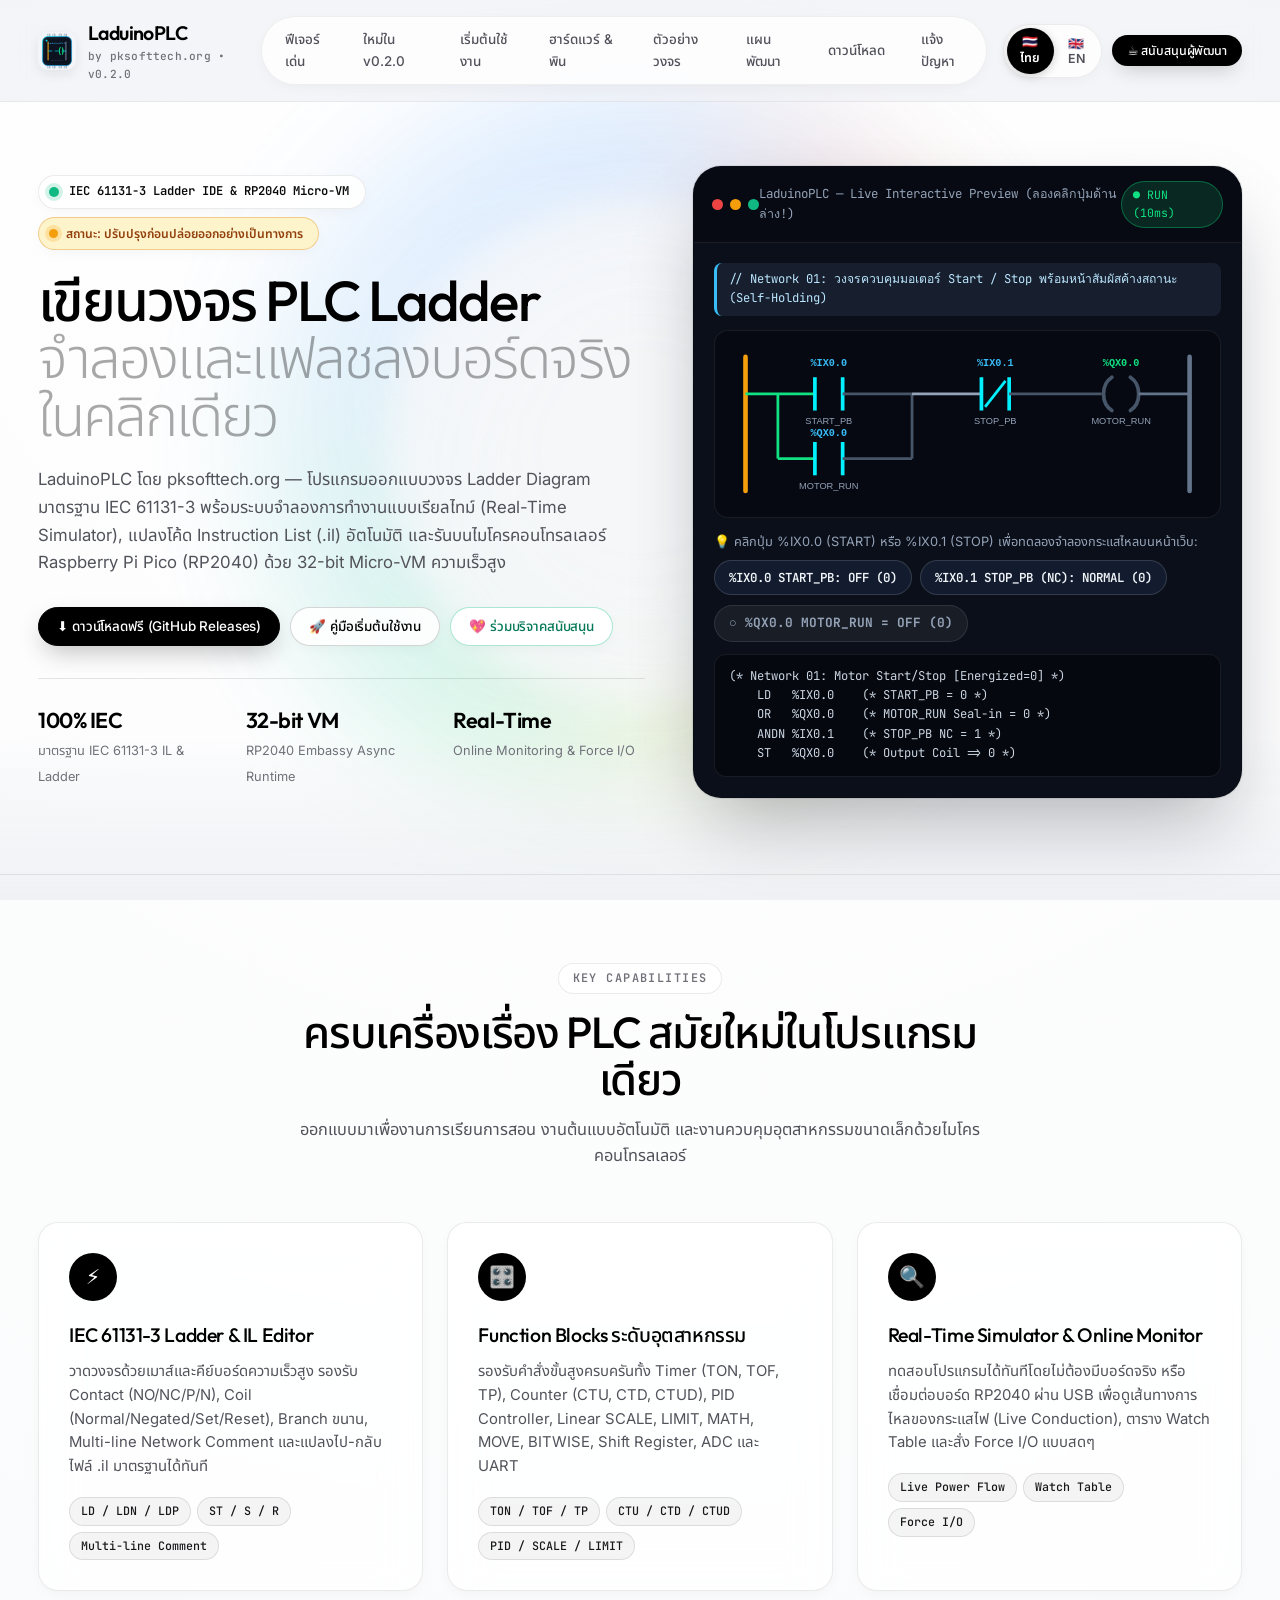
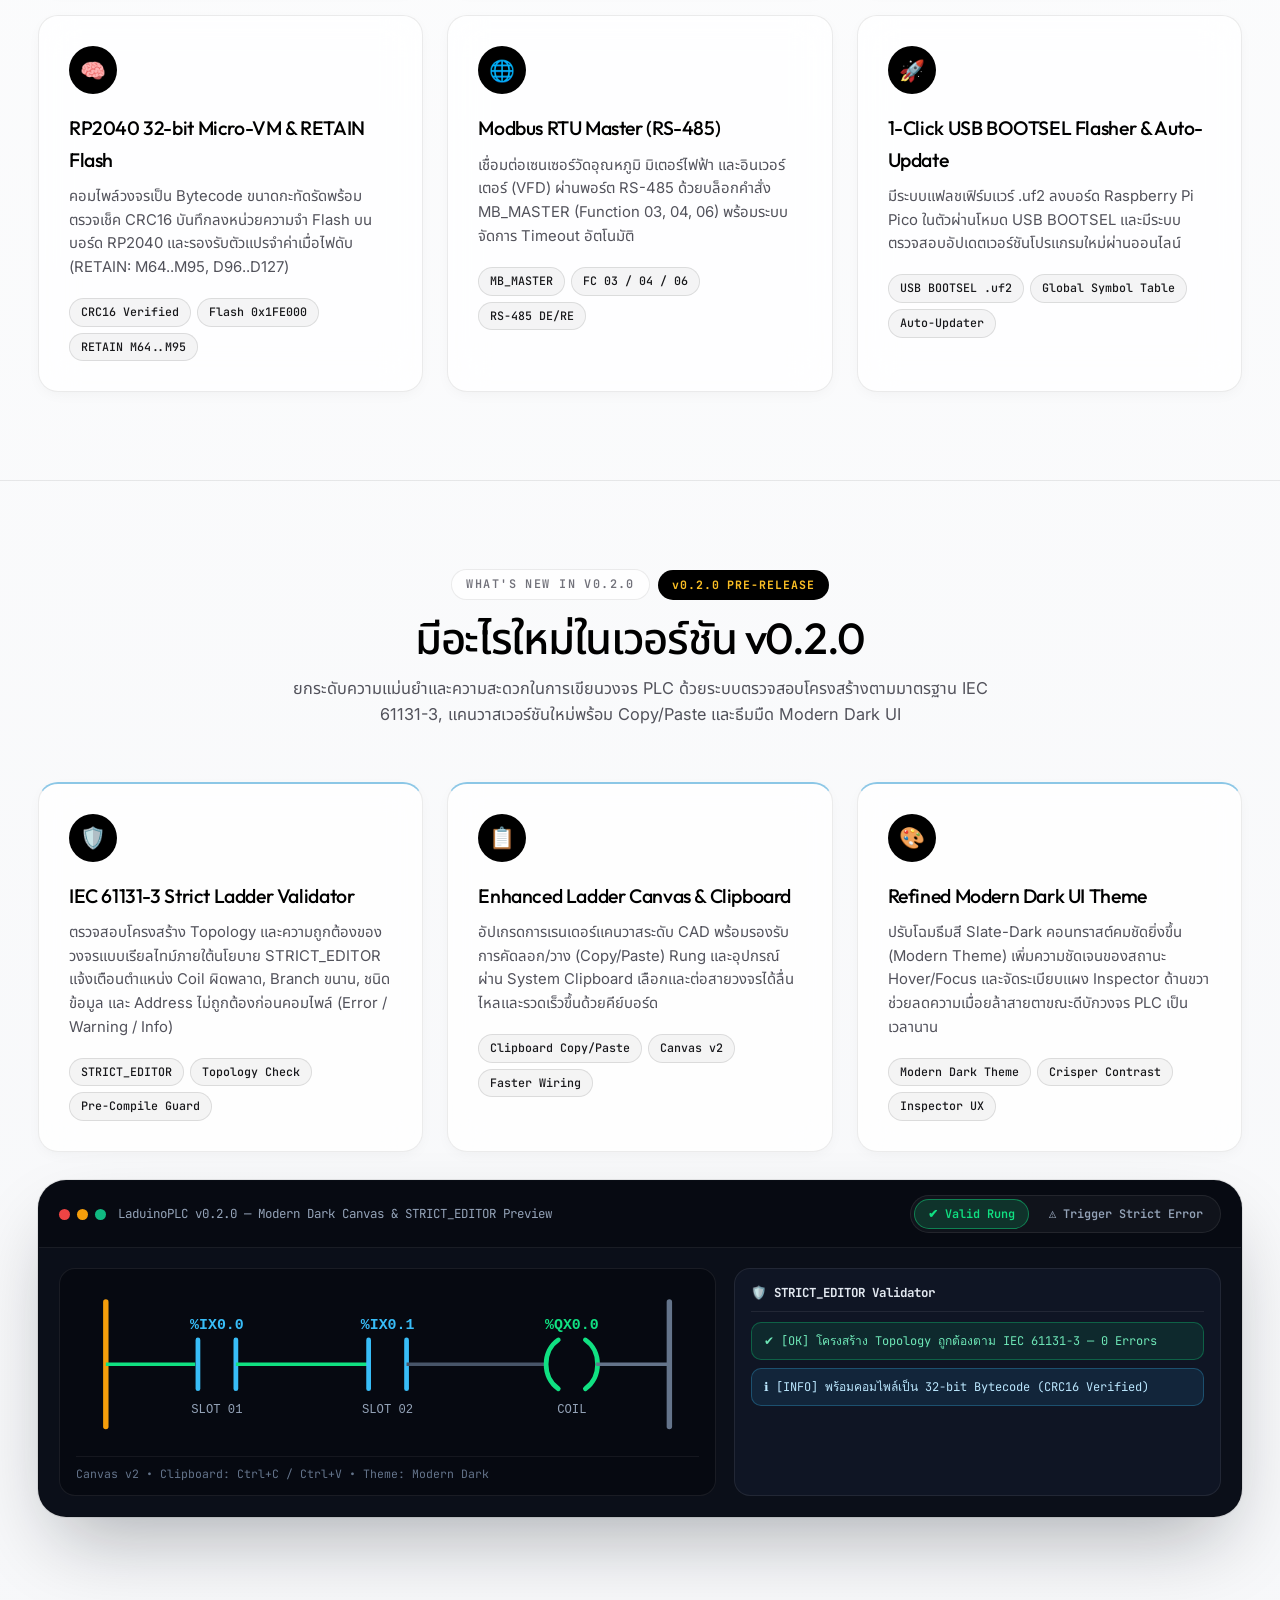
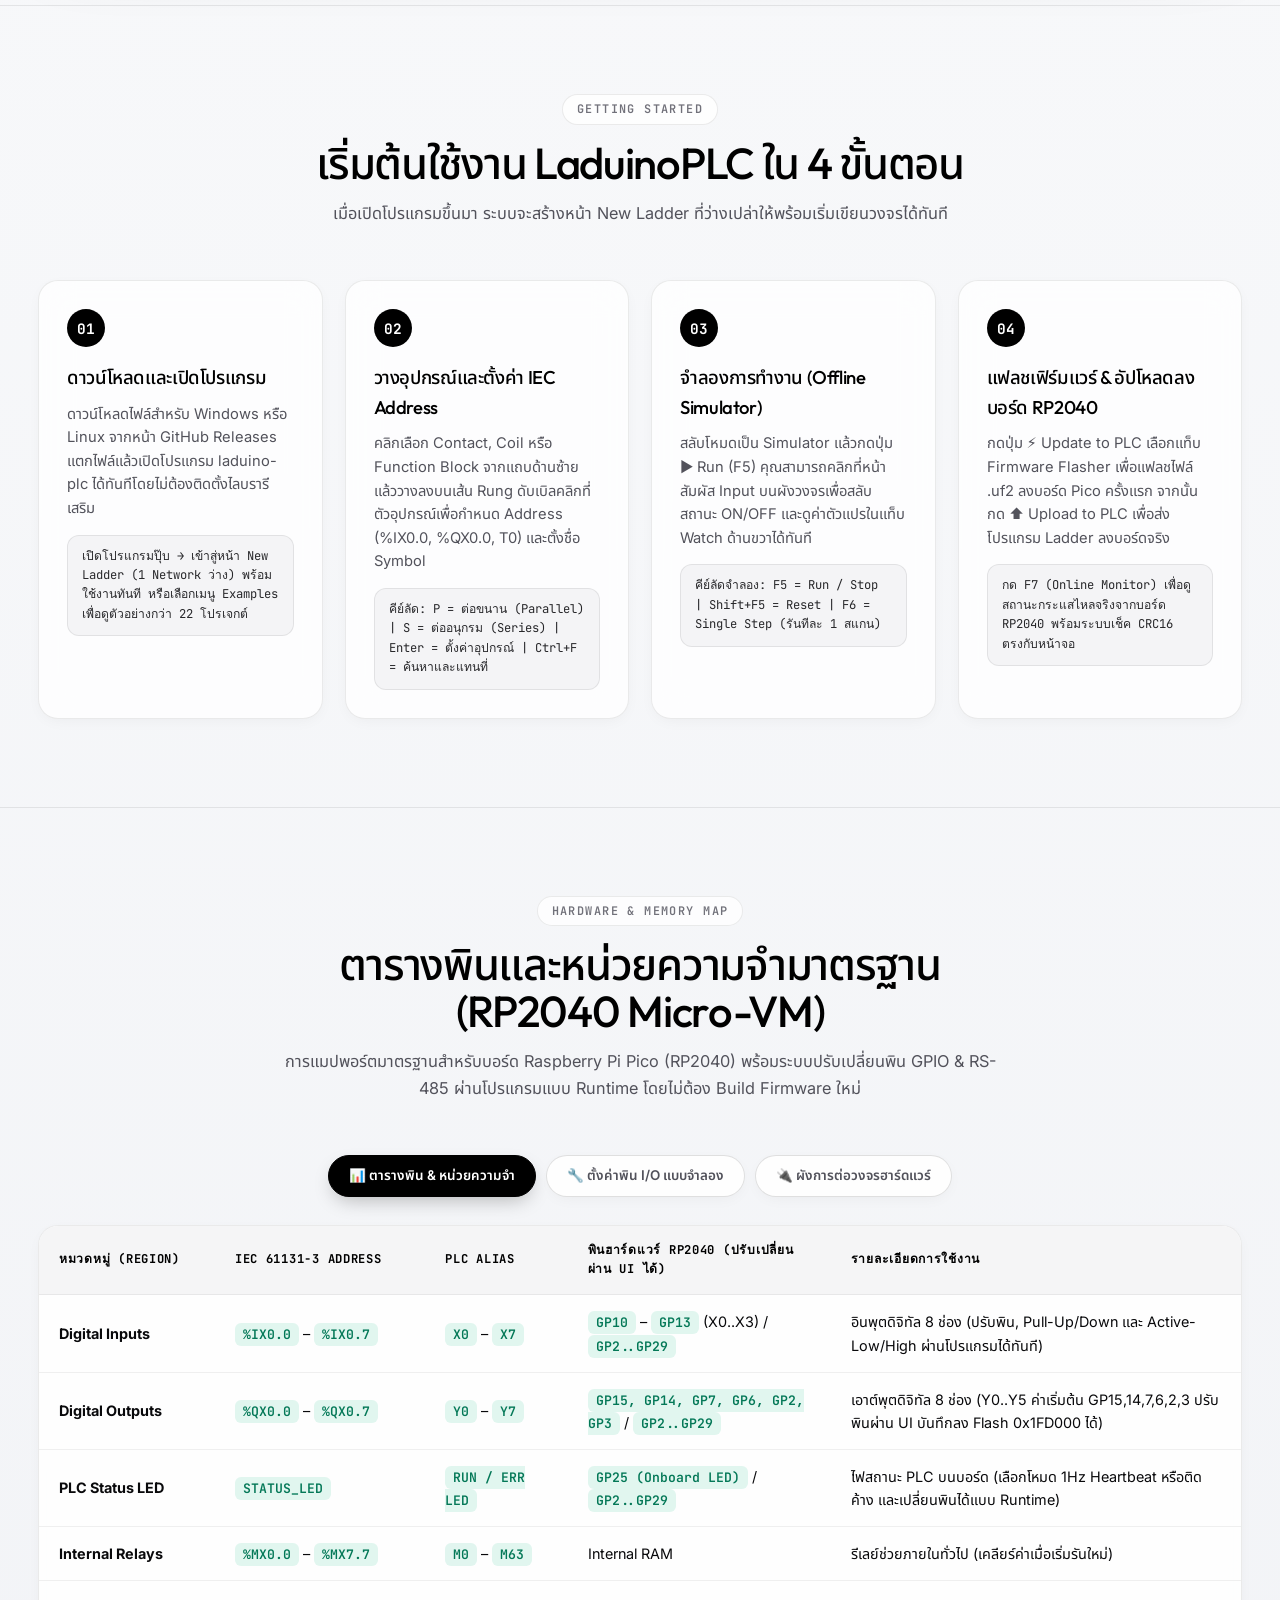
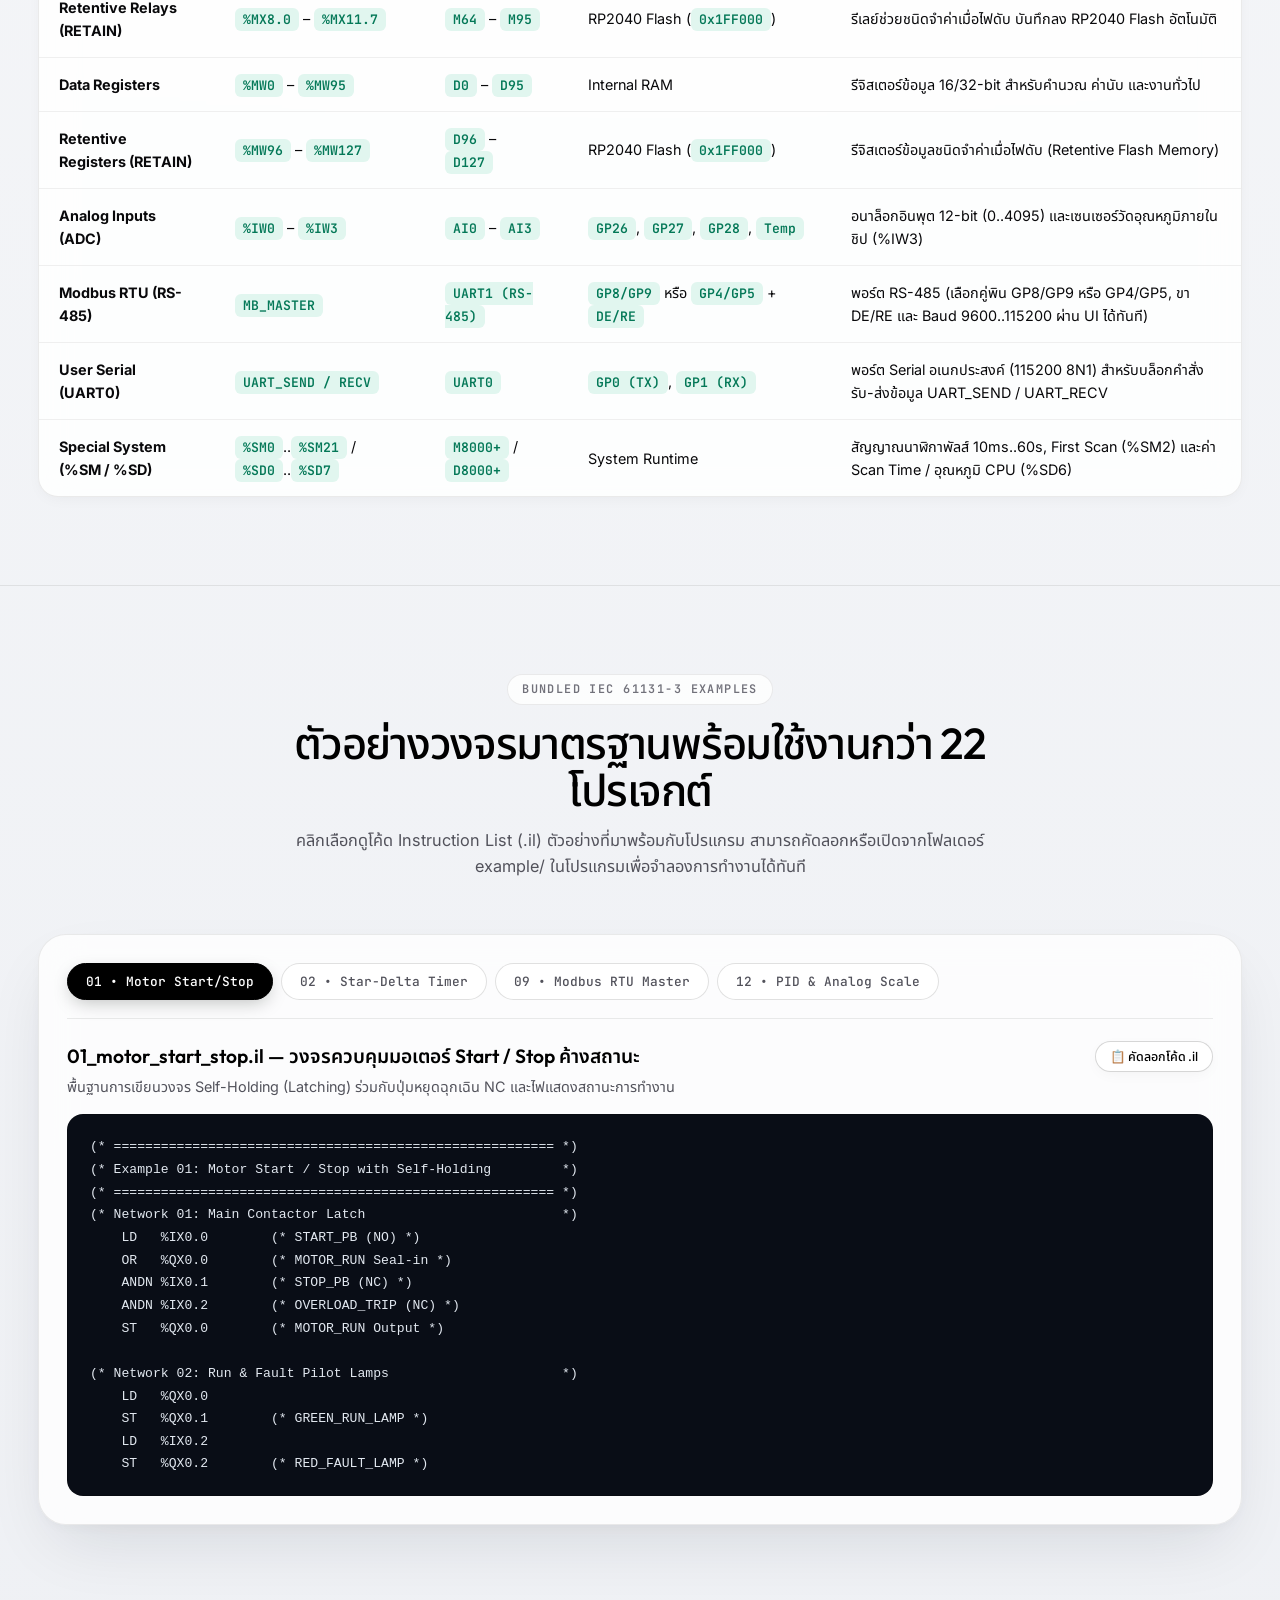
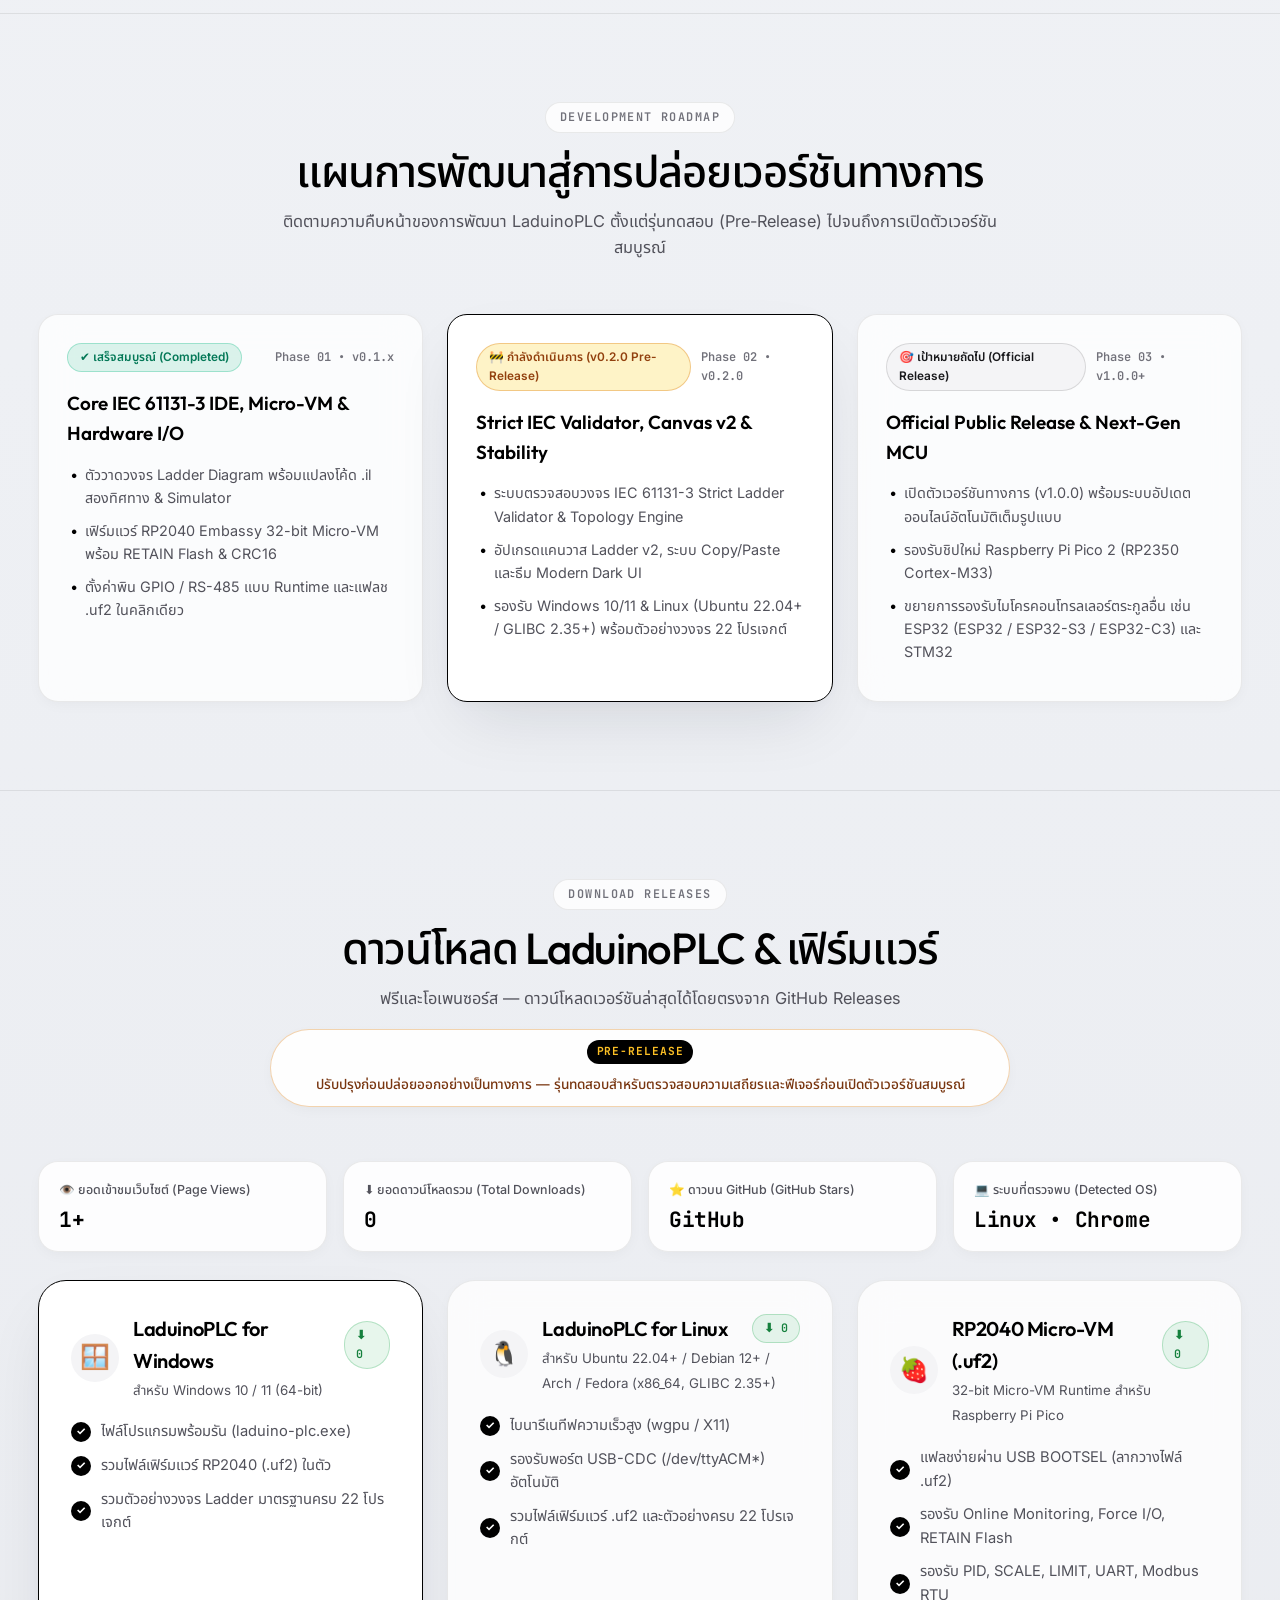
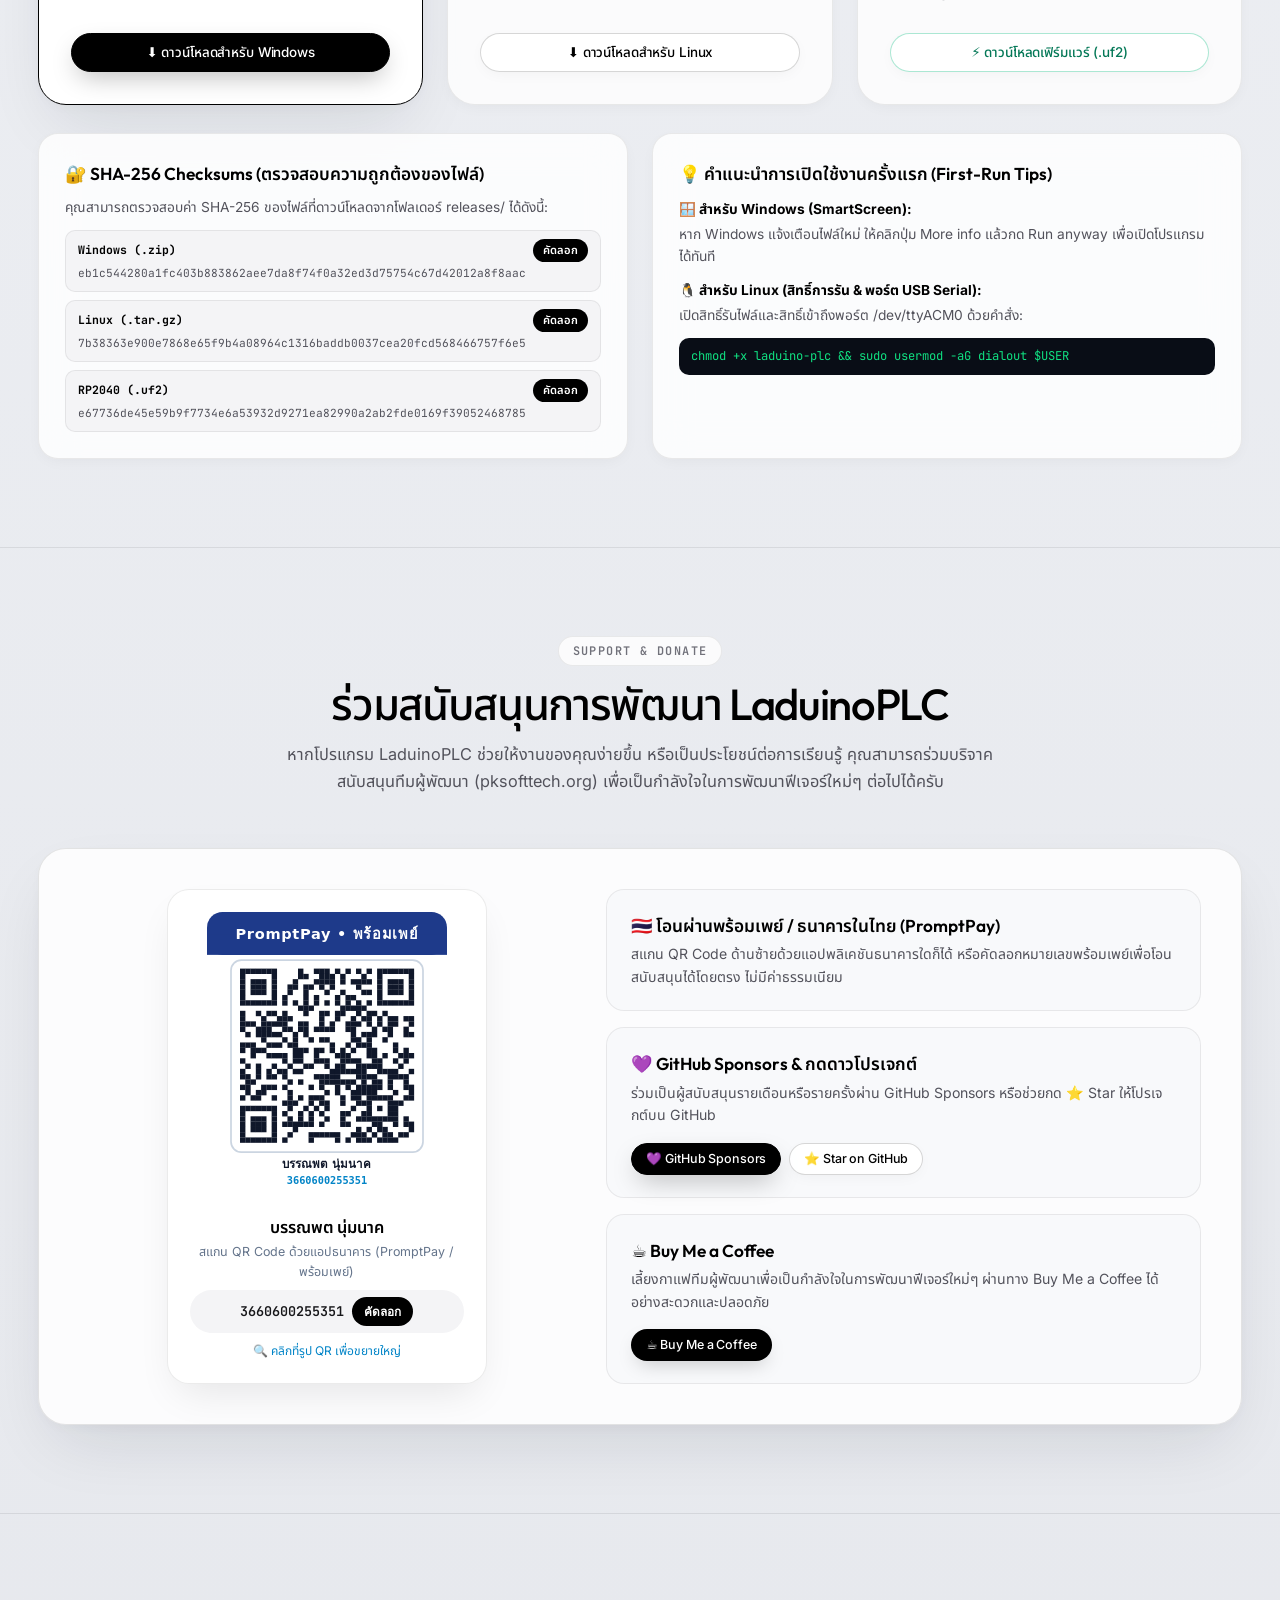
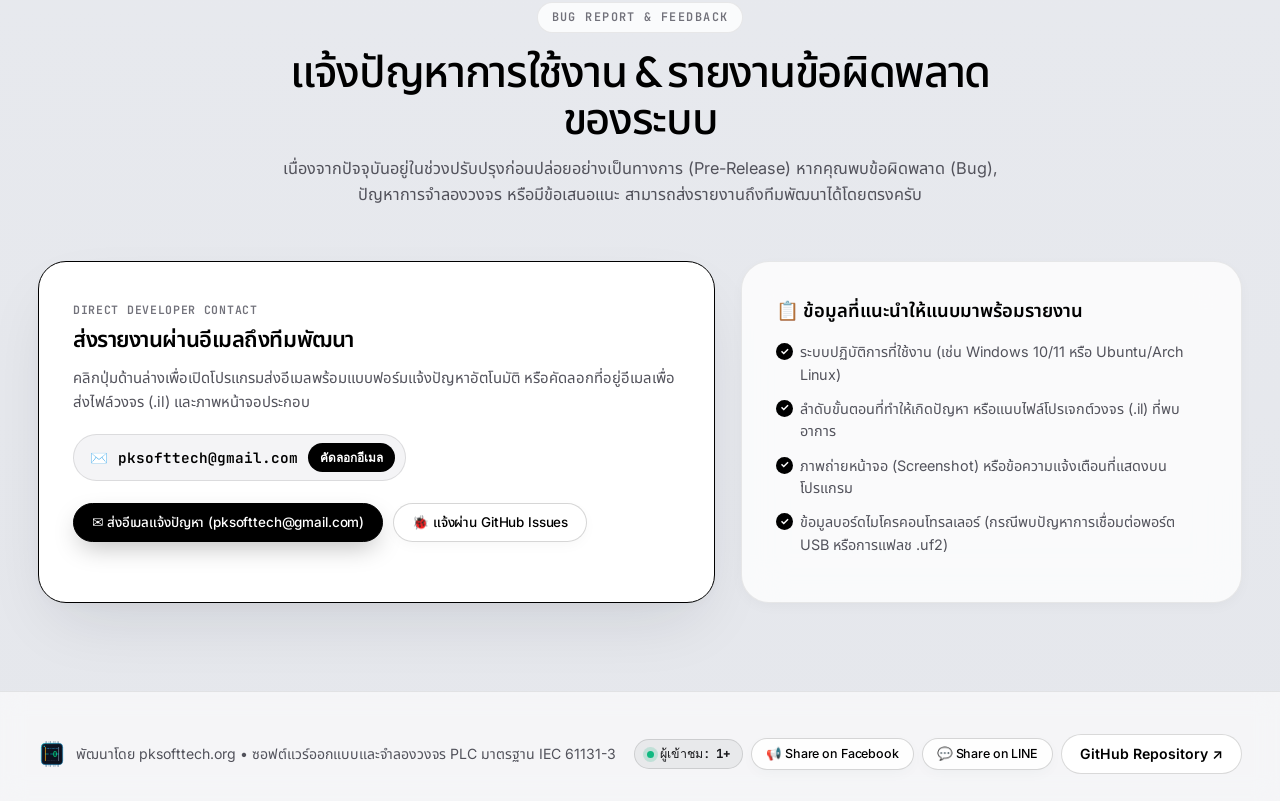
<file: index.html>
<!DOCTYPE html>
<html lang="th">
<head>
  <meta charset="UTF-8" />
  <meta name="viewport" content="width=device-width, initial-scale=1.0" />
  <title>LaduinoPLC (by pksofttech.org) — IEC 61131-3 Ladder Diagram IDE & RP2040 Micro-VM</title>
  <meta name="description" content="LaduinoPLC by pksofttech.org — Modern IEC 61131-3 Ladder Diagram IDE, Real-Time PLC Simulator, Instruction List (.il) Generator, and RP2040 32-bit Micro-VM Runtime." />
  <meta property="og:type" content="website" />
  <meta property="og:title" content="LaduinoPLC (by pksofttech.org) — IEC 61131-3 Ladder IDE & RP2040 Micro-VM" />
  <meta property="og:description" content="โปรแกรมออกแบบและจำลองวงจร PLC Ladder มาตรฐาน IEC 61131-3 พร้อม 32-bit Micro-VM สำหรับบอร์ด Raspberry Pi Pico (RP2040)" />
  <meta property="og:image" content="home_page/assets/logo_full_card.png" />
  <meta http-equiv="refresh" content="0; url=home_page/index.html" />
  <link rel="icon" type="image/svg+xml" href="home_page/assets/laduinoplc.svg" />
  <script>
    window.location.replace("home_page/index.html" + window.location.search + window.location.hash);
  </script>
</head>
<body style="font-family: system-ui, sans-serif; background: #eef0f4; color: #09090b; display: flex; align-items: center; justify-content: center; min-height: 100vh; margin: 0;">
  <p>กำลังเข้าสู่หน้าเว็บ <a href="home_page/index.html" style="color: #0284c7; font-weight: 600;">LaduinoPLC (by pksofttech.org)</a>...</p>
</body>
</html>
</file>
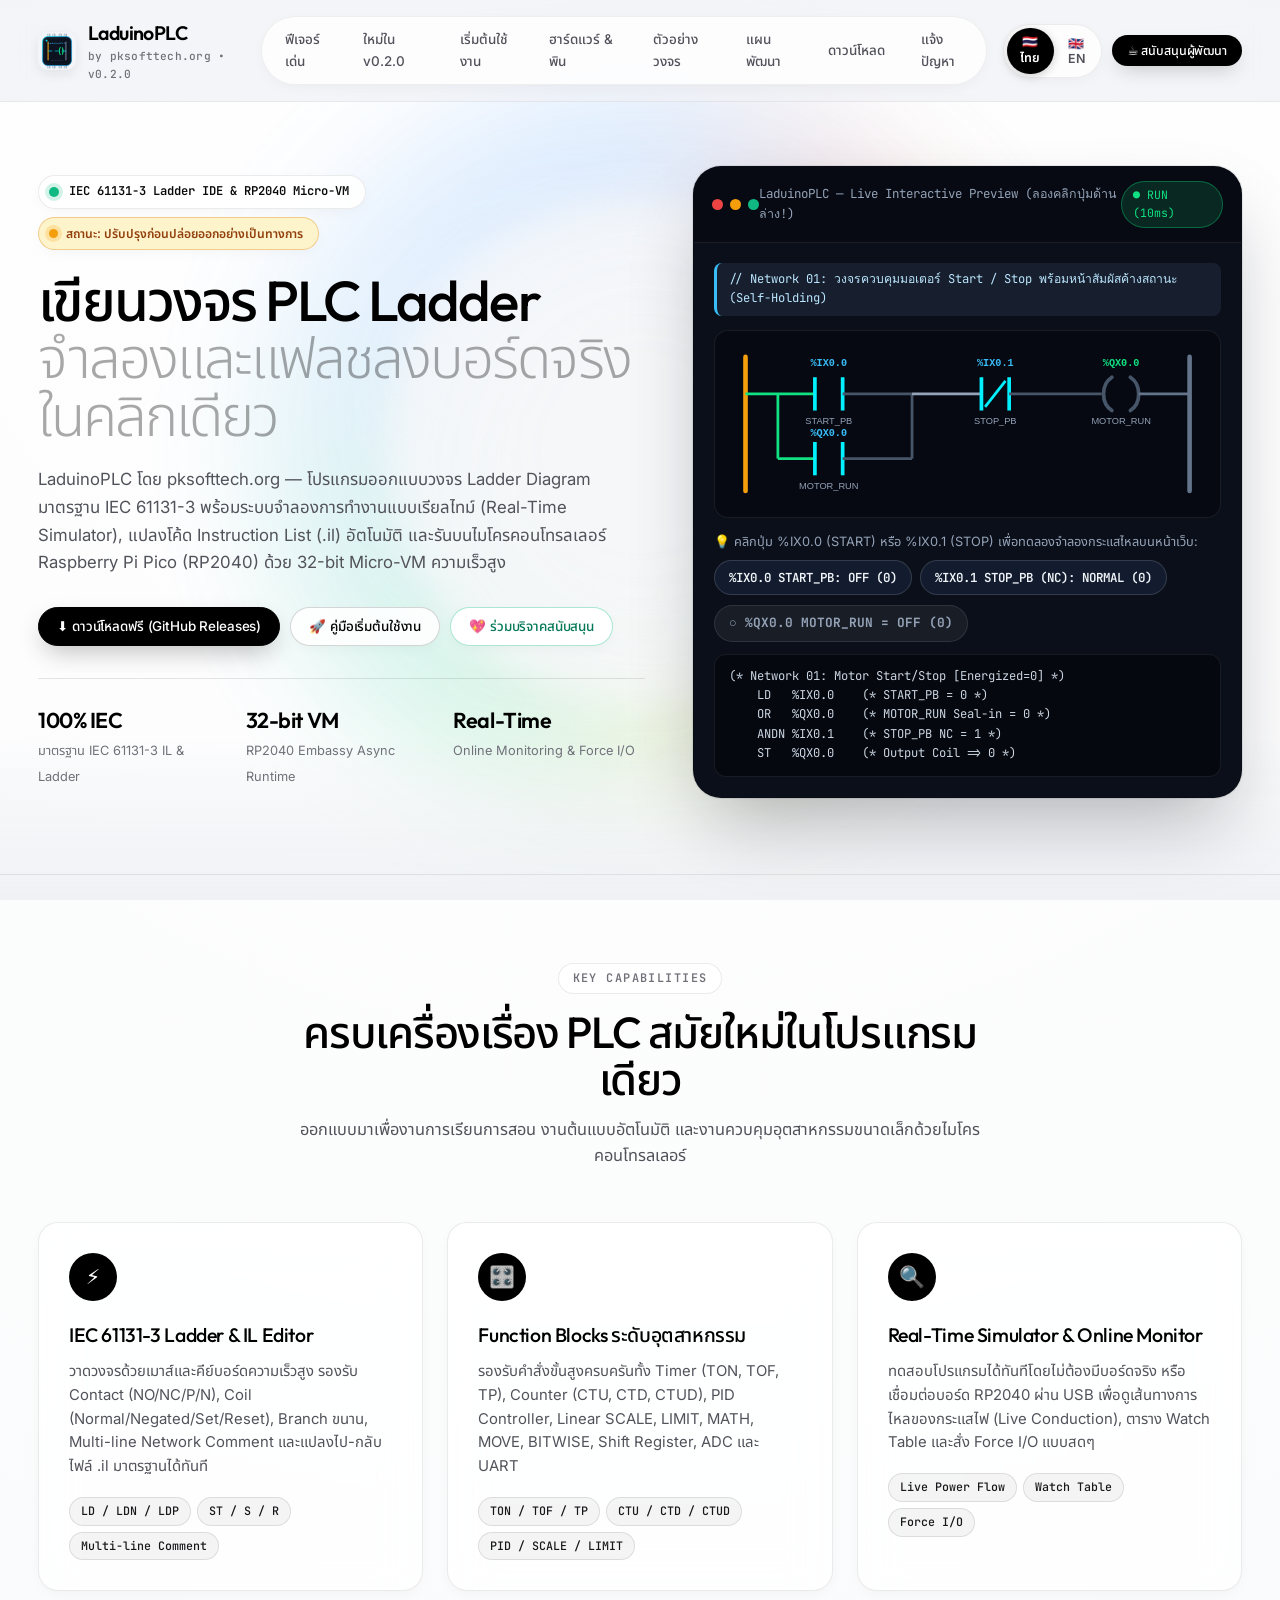
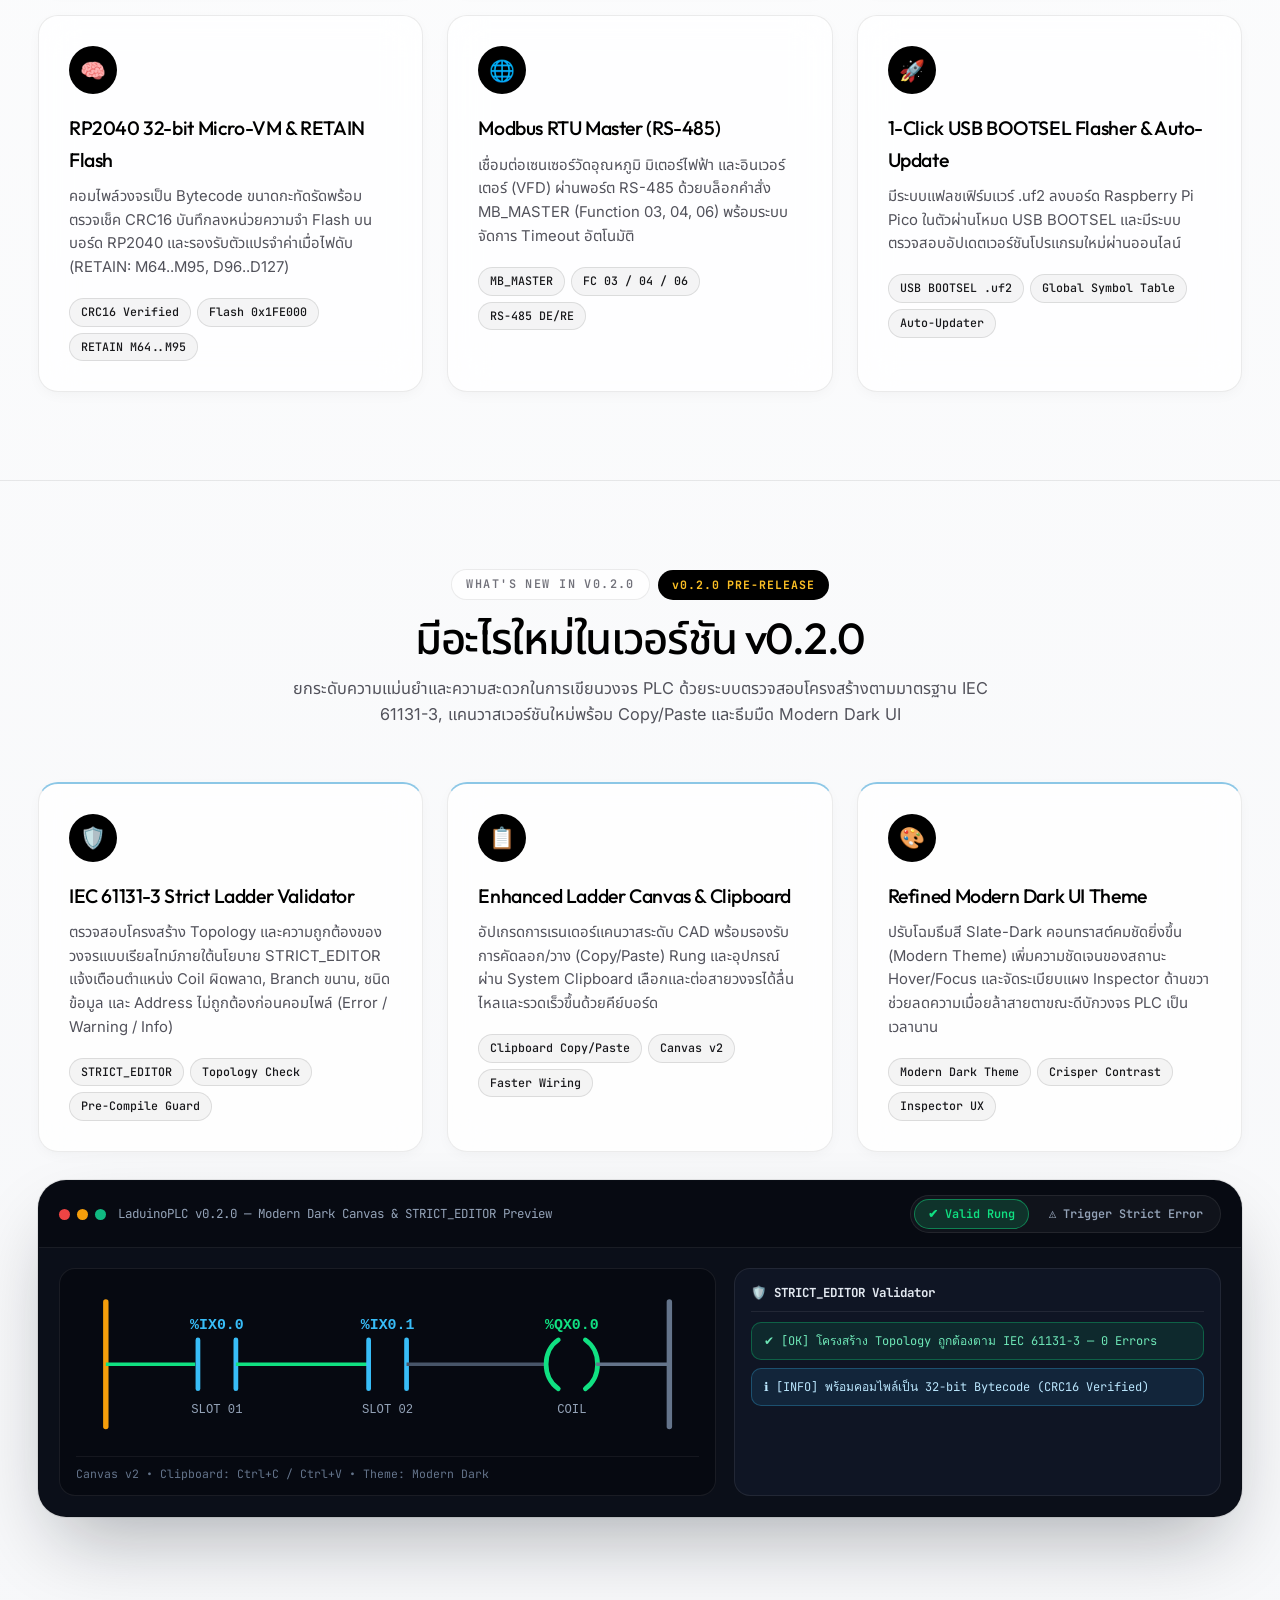
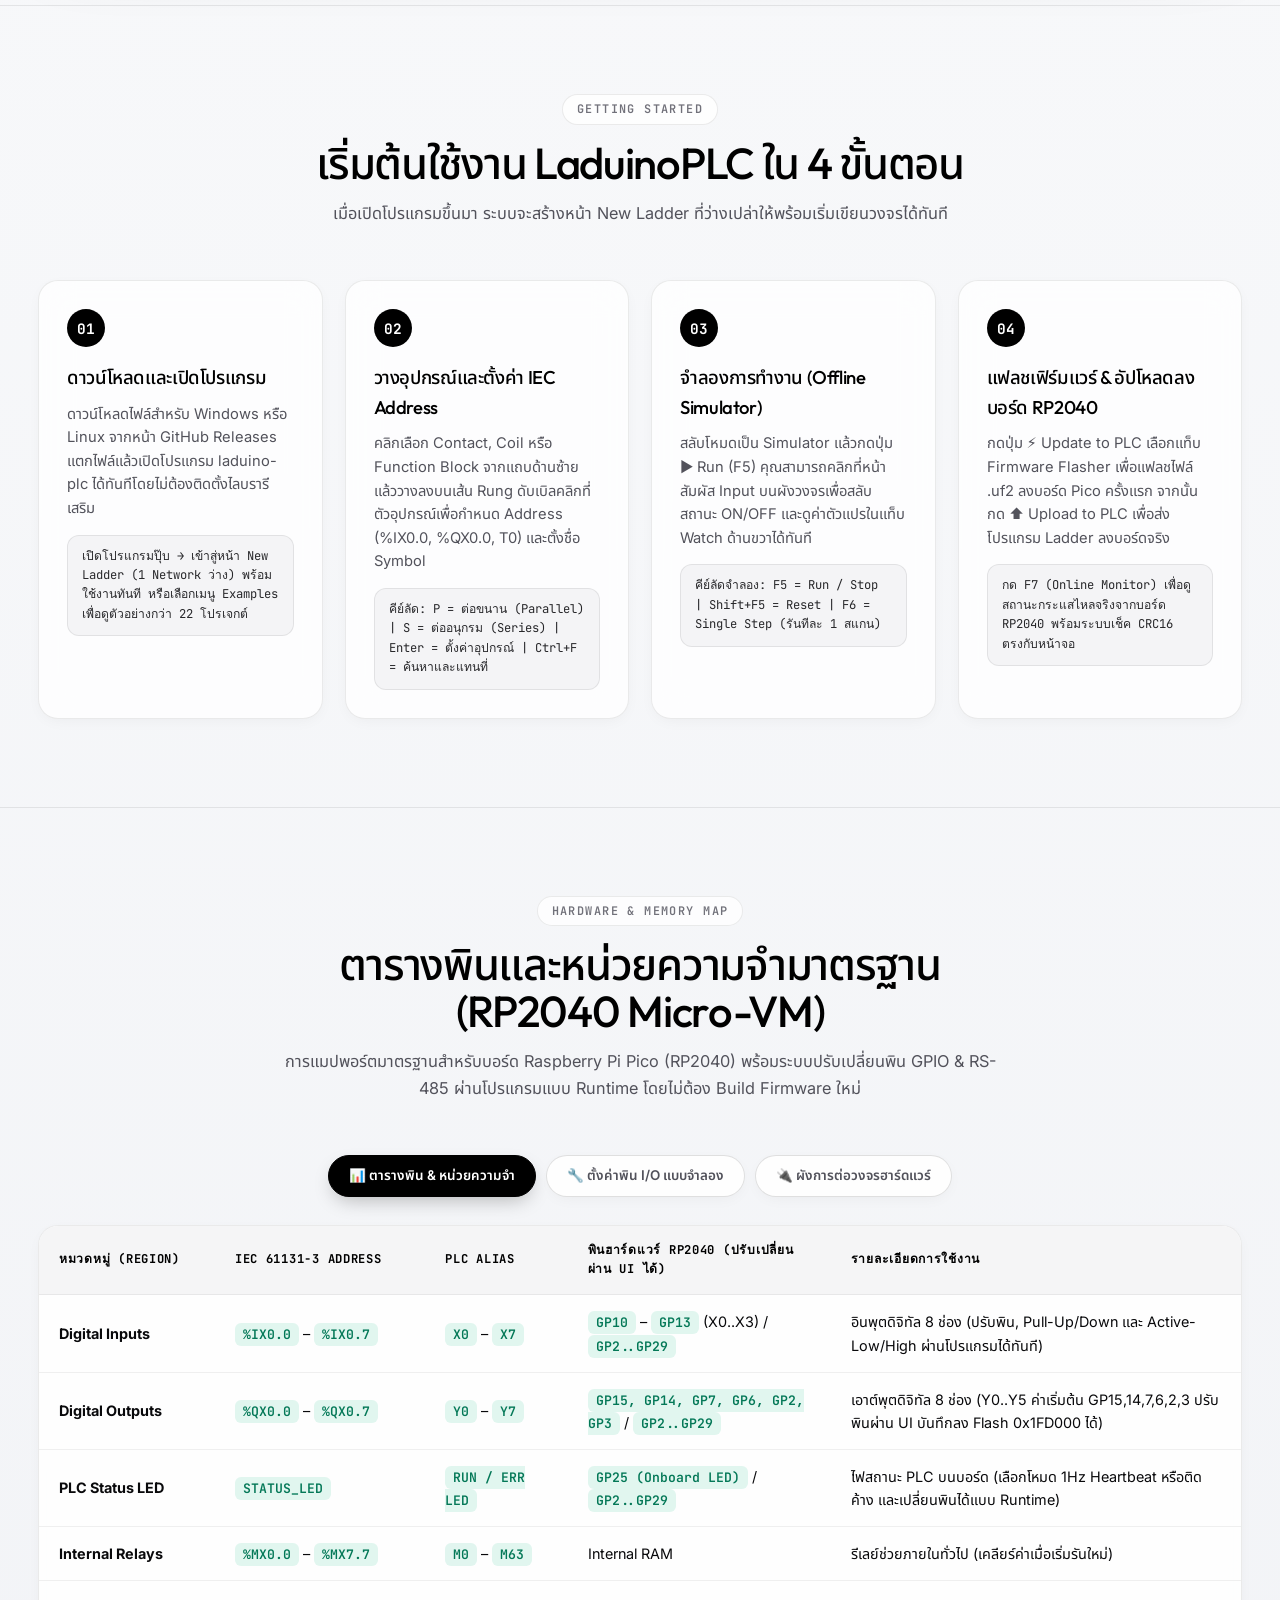
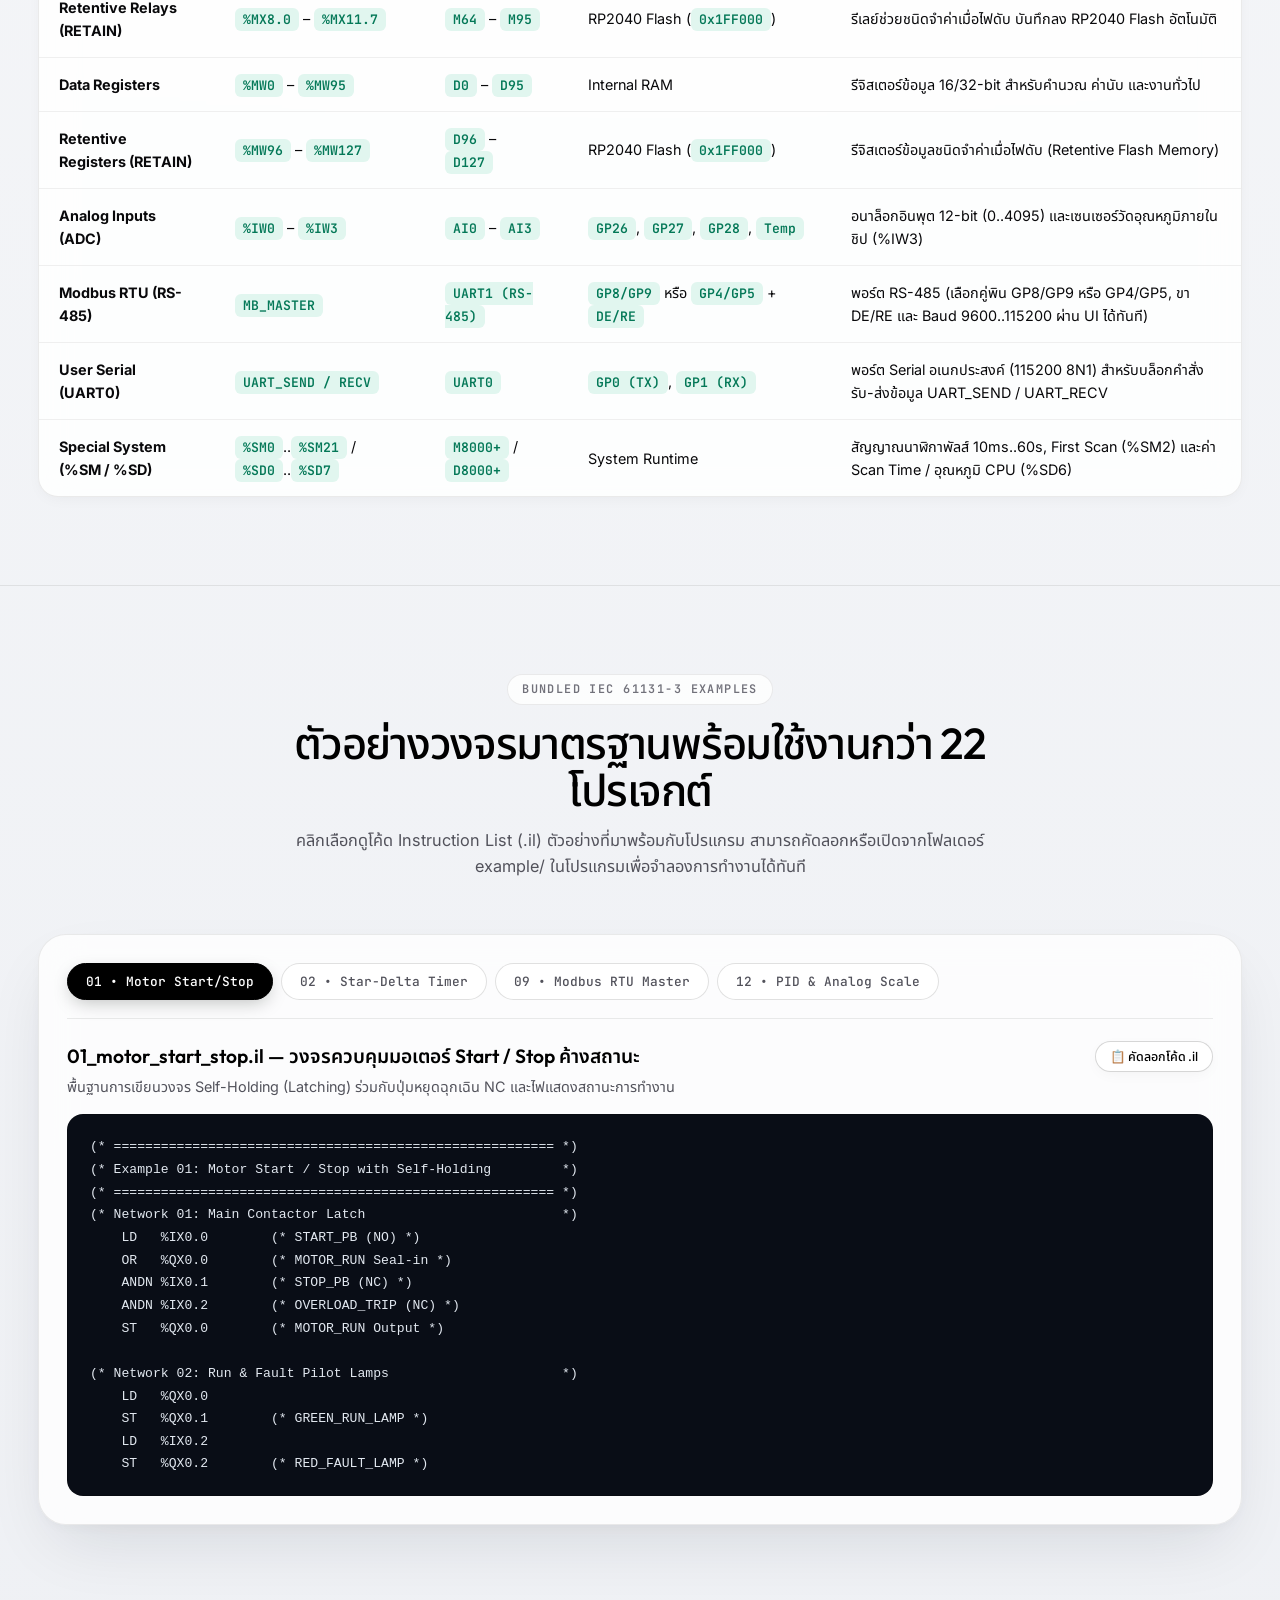
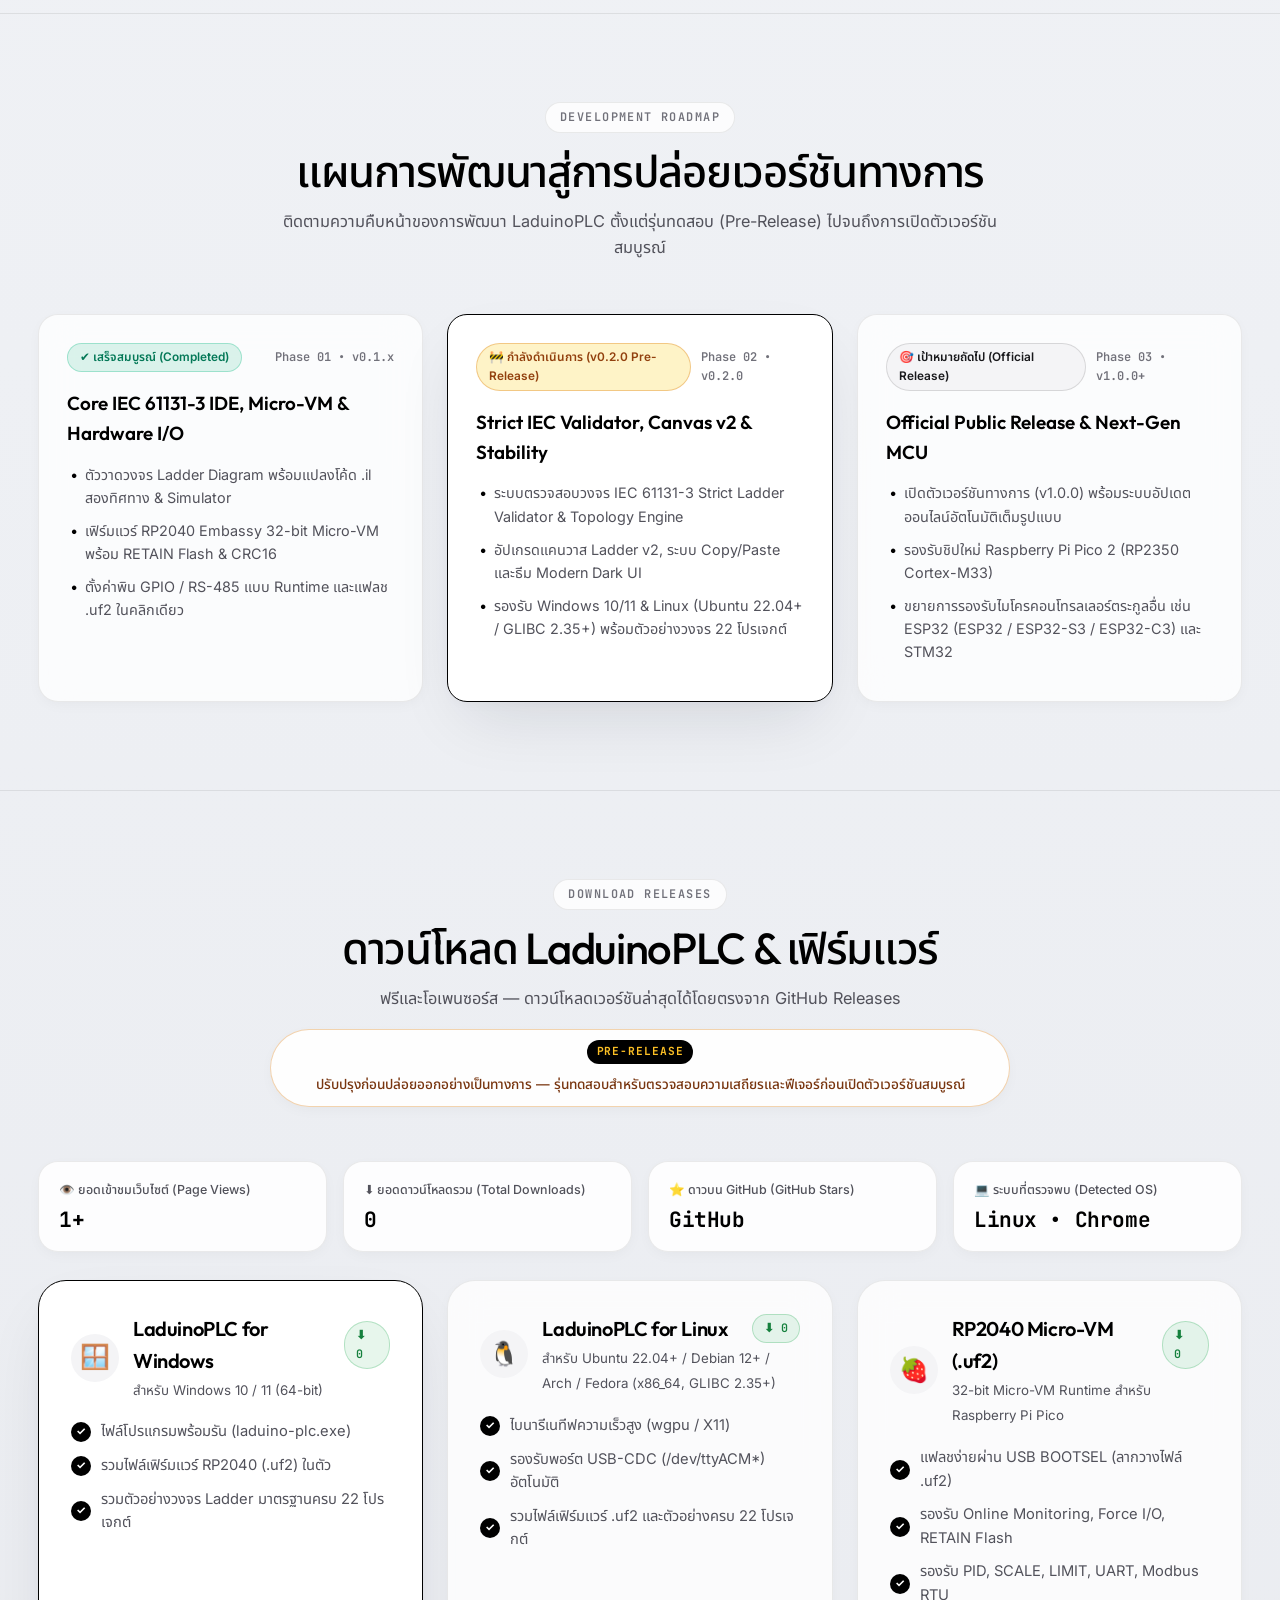
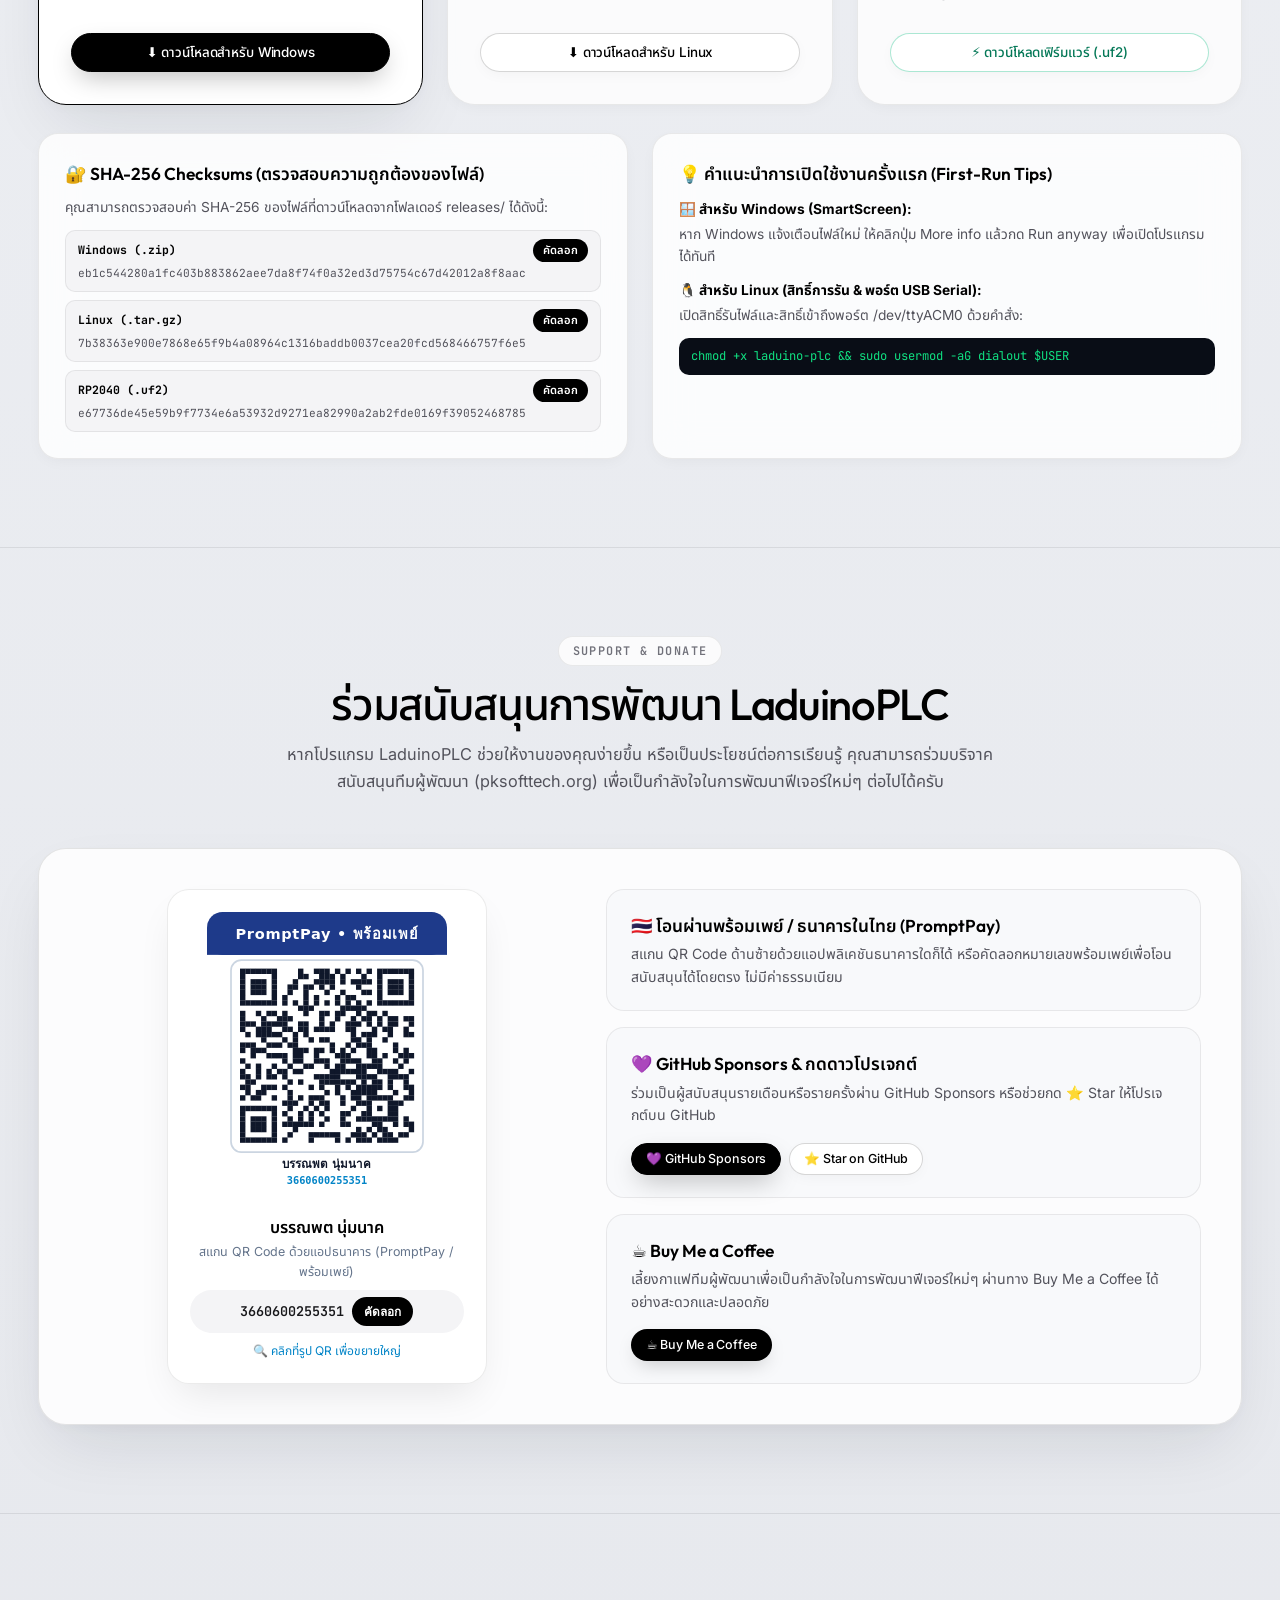
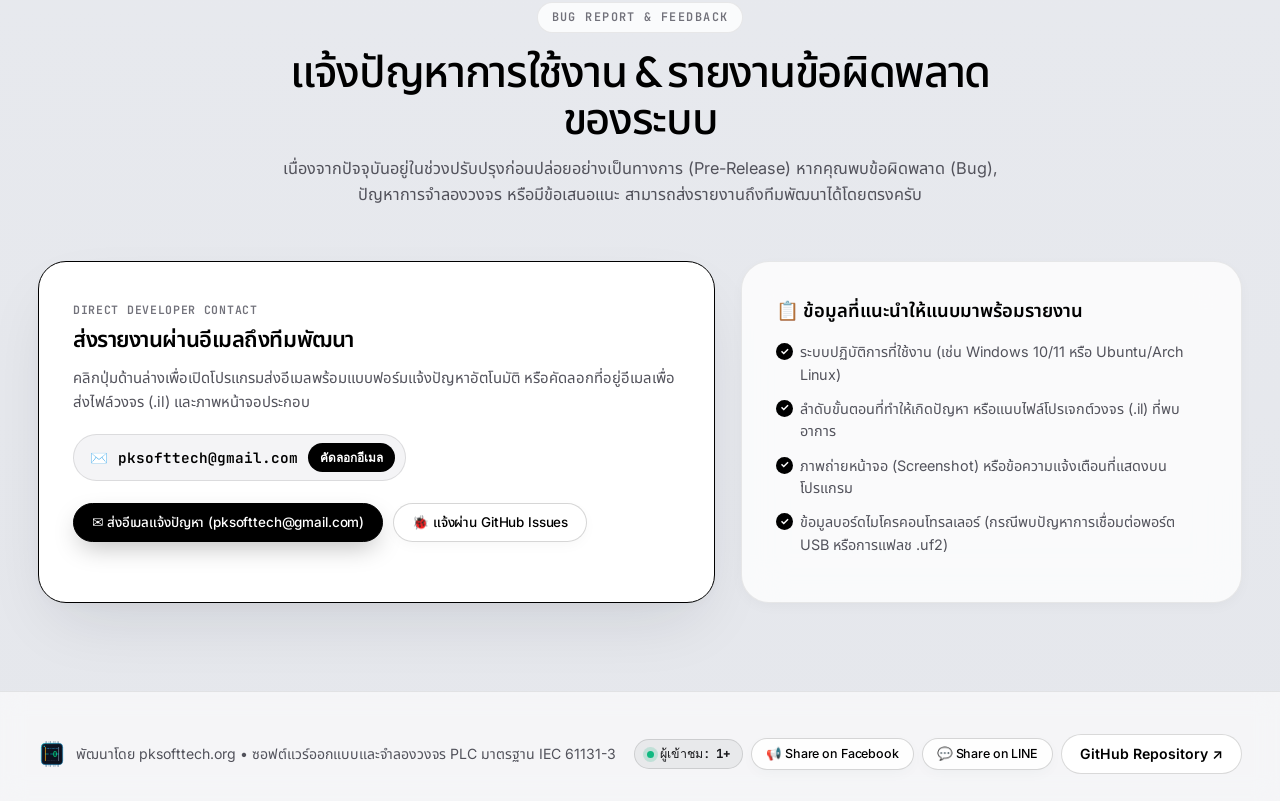
<file: home_page/index.html>
<!DOCTYPE html>
<html lang="th">

<head>
  <meta charset="UTF-8" />
  <meta name="viewport" content="width=device-width, initial-scale=1.0" />
  <title>LaduinoPLC (by pksofttech.org) — IEC 61131-3 Ladder Diagram IDE & RP2040 Micro-VM</title>
  <meta name="description" content="LaduinoPLC by pksofttech.org — Modern IEC 61131-3 Ladder Diagram IDE, Real-Time PLC Simulator, Instruction List (.il) Generator, and RP2040 32-bit Micro-VM Runtime." />
  <meta name="keywords" content="LaduinoPLC, PLC Simulator, IEC 61131-3, Ladder Diagram, Instruction List, RP2040 PLC, Raspberry Pi Pico PLC, โปรแกรมจำลอง PLC ฟรี, เขียนวงจร Ladder, Modbus RTU, pksofttech.org" />
  <link rel="canonical" href="https://pksofttech.github.io/uPLC_STUDIO/" />
  <meta property="og:type" content="website" />
  <meta property="og:url" content="https://pksofttech.github.io/uPLC_STUDIO/" />
  <meta property="og:title" content="LaduinoPLC (by pksofttech.org) — IEC 61131-3 Ladder IDE & RP2040 Micro-VM" />
  <meta property="og:description" content="โปรแกรมออกแบบและจำลองวงจร PLC Ladder มาตรฐาน IEC 61131-3 พร้อม 32-bit Micro-VM สำหรับบอร์ด Raspberry Pi Pico (RP2040) ดาวน์โหลดและใช้งานฟรี" />
  <meta property="og:image" content="https://pksofttech.github.io/uPLC_STUDIO/assets/logo_full_card.png" />
  <meta name="twitter:card" content="summary_large_image" />
  <meta name="twitter:title" content="LaduinoPLC — IEC 61131-3 Ladder IDE & RP2040 Micro-VM" />
  <meta name="twitter:description" content="Free & Open-Source IEC 61131-3 PLC Ladder Diagram IDE, Real-Time Simulator & RP2040 32-bit Micro-VM Runtime." />
  <meta name="twitter:image" content="https://pksofttech.github.io/uPLC_STUDIO/assets/logo_full_card.png" />
  <script type="application/ld+json">
  {
    "@context": "https://schema.org",
    "@type": "SoftwareApplication",
    "name": "LaduinoPLC",
    "operatingSystem": "Windows 10, Windows 11, Linux (x86_64), Raspberry Pi Pico (RP2040)",
    "applicationCategory": "DeveloperApplication",
    "offers": {
      "@type": "Offer",
      "price": "0",
      "priceCurrency": "THB"
    },
    "author": {
      "@type": "Organization",
      "name": "pksofttech.org",
      "url": "https://pksofttech.github.io/uPLC_STUDIO/"
    },
    "softwareVersion": "0.2.0",
    "downloadUrl": "https://github.com/pksofttech/uPLC_STUDIO/releases/latest",
    "description": "Free & Open-Source IEC 61131-3 Ladder Diagram IDE, Real-Time PLC Simulator, Instruction List (.il) Generator, and RP2040 32-bit Micro-VM Runtime."
  }
  </script>
  <link rel="icon" type="image/svg+xml" href="assets/laduinoplc.svg" />
  <link rel="preconnect" href="https://fonts.googleapis.com" />
  <link rel="preconnect" href="https://fonts.gstatic.com" crossorigin />
  <link href="https://fonts.googleapis.com/css2?family=Inter:wght@400;500;600;700&family=JetBrains+Mono:wght@500;600;700&family=Noto+Sans+Thai:wght@300;400;500;600;700&family=Outfit:wght@300;400;500;600;700&display=swap" rel="stylesheet" />
  <link rel="stylesheet" href="styles.css" />
</head>

<body>
  <!-- Human-Machine Iridescent Ambient Halo Background -->
  <div class="hm-ambient-halo" aria-hidden="true">
    <div class="hm-halo-ring"></div>
    <div class="hm-halo-core"></div>
  </div>
  <div class="hm-bottom-fade" aria-hidden="true"></div>

  <!-- Sticky Navigation Bar -->
  <header class="navbar">
    <div class="container nav-inner">
      <a href="#" class="brand">
        <img src="assets/laduinoplc.svg" alt="LaduinoPLC Logo" />
        <div>
          LaduinoPLC
          <span class="brand-sub">by pksofttech.org • <span id="site-version-badge">v0.2.0</span></span>
        </div>
      </a>

      <ul class="nav-links" id="nav-links-menu">
        <li><a href="#features" data-i18n="nav_features">ฟีเจอร์เด่น</a></li>
        <li><a href="#whats-new" data-i18n="nav_whatsnew">ใหม่ใน v0.2.0</a></li>
        <li><a href="#getting-started" data-i18n="nav_getting_started">เริ่มต้นใช้งาน</a></li>
        <li><a href="#hardware" data-i18n="nav_hardware">ฮาร์ดแวร์ & พิน</a></li>
        <li><a href="#examples" data-i18n="nav_examples">ตัวอย่างวงจร</a></li>
        <li><a href="#roadmap" data-i18n="nav_roadmap">แผนพัฒนา</a></li>
        <li><a href="#download" data-i18n="nav_download">ดาวน์โหลด</a></li>
        <li><a href="#report" data-i18n="nav_report">แจ้งปัญหา</a></li>
        <li class="mobile-nav-donate"><a href="#donate" class="btn btn-sm btn-amber" data-i18n="nav_donate">☕ สนับสนุนผู้พัฒนา</a></li>
      </ul>

      <div class="nav-actions">
        <div class="lang-switch" role="group" aria-label="Language Switcher">
          <button type="button" id="lang-th" class="lang-btn active">🇹🇭 ไทย</button>
          <button type="button" id="lang-en" class="lang-btn">🇬🇧 EN</button>
        </div>
        <a href="#donate" class="btn btn-sm btn-amber nav-donate-desktop" data-i18n="nav_donate">☕ สนับสนุนผู้พัฒนา</a>
        <button type="button" id="mobile-menu-btn" class="mobile-menu-pill" aria-label="Toggle Menu" aria-expanded="false">
          <span class="mobile-menu-icon">+</span>
          <span>Menu</span>
        </button>
      </div>
    </div>
  </header>

  <!-- Hero Section -->
  <main>
    <section class="hero" style="border-top: none;">
      <div class="container hero-grid">
        <div>
          <div style="display: flex; flex-wrap: wrap; gap: 8px; align-items: center; margin-bottom: 22px;">
            <div class="pill-badge" style="margin-bottom: 0;">
              <span class="pill-dot"></span>
              <span data-i18n="hero_badge">IEC 61131-3 Ladder IDE & RP2040 Micro-VM</span>
            </div>
            <div class="status-notice-pill">
              <span class="status-dot-amber"></span>
              <span data-i18n="status_prerelease_short">สถานะ: ปรับปรุงก่อนปล่อยออกอย่างเป็นทางการ</span>
            </div>
          </div>

          <h1>
            <span data-i18n="hero_title_1">เขียนวงจร PLC Ladder</span><br />
            <span class="gradient-text" data-i18n="hero_title_2">จำลองและแฟลชลงบอร์ดจริงในคลิกเดียว</span>
          </h1>

          <p class="hero-desc" data-i18n="hero_desc">
            LaduinoPLC โดย pksofttech.org — โปรแกรมออกแบบวงจร Ladder Diagram มาตรฐาน IEC 61131-3 พร้อมระบบจำลองการทำงานแบบเรียลไทม์ (Real-Time Simulator), แปลงโค้ด Instruction List (.il) อัตโนมัติ และรันบนไมโครคอนโทรลเลอร์ Raspberry Pi Pico (RP2040)
            ด้วย 32-bit Micro-VM ความเร็วสูง
          </p>

          <div class="hero-cta">
            <a id="hero-dl-btn" href="#download" class="btn btn-primary" data-i18n="btn_download_now">
              ⬇ ดาวน์โหลดฟรี (GitHub Releases)
            </a>
            <a href="#getting-started" class="btn btn-outline" data-i18n="btn_quickstart">
              🚀 คู่มือเริ่มต้นใช้งาน
            </a>
            <a href="#donate" class="btn btn-emerald" data-i18n="btn_support_dev">
              💖 ร่วมบริจาคสนับสนุน
            </a>
          </div>

          <div class="hero-stats">
            <div class="stat-item">
              <strong data-i18n="stat_1_val">100% IEC</strong>
              <span data-i18n="stat_1_lbl">มาตรฐาน IEC 61131-3 IL & Ladder</span>
            </div>
            <div class="stat-item">
              <strong data-i18n="stat_2_val">32-bit VM</strong>
              <span data-i18n="stat_2_lbl">RP2040 Embassy Async Runtime</span>
            </div>
            <div class="stat-item">
              <strong data-i18n="stat_3_val">Real-Time</strong>
              <span data-i18n="stat_3_lbl">Online Monitoring & Force I/O</span>
            </div>
          </div>
        </div>

        <!-- Interactive Ladder Diagram Preview -->
        <div class="sim-card">
          <div class="sim-topbar">
            <div class="window-dots">
              <span></span><span></span><span></span>
            </div>
            <div class="sim-title" data-i18n="sim_window_title">
              LaduinoPLC — Live Interactive Preview (ลองคลิกปุ่มด้านล่าง!)
            </div>
            <div class="sim-status">● RUN (10ms)</div>
          </div>

          <div class="sim-body">
            <div class="sim-comment-bar" data-i18n="sim_comment">
              // Network 01: วงจรควบคุมมอเตอร์ Start / Stop พร้อมหน้าสัมผัสค้างสถานะ (Self-Holding)
            </div>

            <div class="sim-svg-wrap">
              <svg viewBox="0 0 520 175" xmlns="http://www.w3.org/2000/svg">
                <!-- L1 Left Power Rail -->
                <line x1="20" y1="15" x2="20" y2="160" stroke="#f59e0b" stroke-width="5" stroke-linecap="round" />
                <!-- L2 Right Neutral Rail -->
                <line x1="500" y1="15" x2="500" y2="160" stroke="#64748b" stroke-width="5" stroke-linecap="round" />

                <!-- Main Top Rung Wire into Start Contact -->
                <line x1="20" y1="55" x2="95" y2="55" stroke="#10e182" stroke-width="3" />
                <!-- Start Contact %IX0.0 -->
                <line id="contact-start-1" x1="95" y1="37" x2="95" y2="73" stroke="#00f0ff" stroke-width="4" />
                <line id="contact-start-2" x1="125" y1="37" x2="125" y2="73" stroke="#00f0ff" stroke-width="4" />
                <text x="110" y="25" text-anchor="middle" fill="#38bdf8" font-family="monospace" font-size="11" font-weight="bold">%IX0.0</text>
                <text x="110" y="88" text-anchor="middle" fill="#94a3b8" font-family="sans-serif" font-size="10">START_PB</text>
                <line id="wire-start" x1="125" y1="55" x2="200" y2="55" stroke="#475569" stroke-width="3" />

                <!-- Parallel Seal-in Branch (%QX0.0) -->
                <line x1="55" y1="55" x2="55" y2="125" stroke="#10e182" stroke-width="3" />
                <line x1="55" y1="125" x2="95" y2="125" stroke="#10e182" stroke-width="3" />
                <line id="contact-seal-1" x1="95" y1="107" x2="95" y2="143" stroke="#00f0ff" stroke-width="4" />
                <line id="contact-seal-2" x1="125" y1="107" x2="125" y2="143" stroke="#00f0ff" stroke-width="4" />
                <text x="110" y="101" text-anchor="middle" fill="#38bdf8" font-family="monospace" font-size="11" font-weight="bold">%QX0.0</text>
                <text x="110" y="158" text-anchor="middle" fill="#94a3b8" font-family="sans-serif" font-size="10">MOTOR_RUN</text>
                <line id="wire-seal" x1="125" y1="125" x2="200" y2="125" stroke="#475569" stroke-width="3" />
                <line id="wire-mid" x1="200" y1="55" x2="200" y2="125" stroke="#475569" stroke-width="3" />

                <!-- Wire to Stop Contact (%IX0.1 NC) -->
                <line x1="200" y1="55" x2="275" y2="55" stroke="#94a3b8" stroke-width="3" />
                <line id="contact-stop-1" x1="275" y1="37" x2="275" y2="73" stroke="#00f0ff" stroke-width="4" />
                <line id="contact-stop-2" x1="305" y1="37" x2="305" y2="73" stroke="#00f0ff" stroke-width="4" />
                <line id="contact-stop-slash" x1="279" y1="69" x2="301" y2="41" stroke="#00f0ff" stroke-width="3" />
                <text x="290" y="25" text-anchor="middle" fill="#38bdf8" font-family="monospace" font-size="11" font-weight="bold">%IX0.1</text>
                <text x="290" y="88" text-anchor="middle" fill="#94a3b8" font-family="sans-serif" font-size="10">STOP_PB</text>

                <!-- Wire to Output Coil (%QX0.0) -->
                <line id="wire-out" x1="305" y1="55" x2="405" y2="55" stroke="#475569" stroke-width="3" />
                <path id="coil-left" d="M 416 37 C 404 45, 404 65, 416 73" fill="none" stroke="#475569" stroke-width="4" stroke-linecap="round" />
                <path id="coil-right" d="M 436 37 C 448 45, 448 65, 436 73" fill="none" stroke="#475569" stroke-width="4" stroke-linecap="round" />
                <text x="426" y="25" text-anchor="middle" fill="#10e182" font-family="monospace" font-size="11" font-weight="bold">%QX0.0</text>
                <text x="426" y="88" text-anchor="middle" fill="#94a3b8" font-family="sans-serif" font-size="10">MOTOR_RUN</text>
                <line x1="445" y1="55" x2="500" y2="55" stroke="#64748b" stroke-width="3" />
              </svg>
            </div>

            <p style="font-size: 0.8rem; color: var(--text-secondary); margin-bottom: 8px;" data-i18n="sim_hint">
              💡 คลิกปุ่ม %IX0.0 (START) หรือ %IX0.1 (STOP) เพื่อทดลองจำลองกระแสไหลบนหน้าเว็บ:
            </p>

            <div class="sim-controls">
              <div class="sim-btn-group">
                <button type="button" id="btn-sim-start" class="io-btn">%IX0.0 START_PB: OFF (0)</button>
                <button type="button" id="btn-sim-stop" class="io-btn">%IX0.1 STOP_PB (NC): NORMAL (0)</button>
              </div>
              <div id="sim-motor-badge" class="motor-indicator">○ %QX0.0 MOTOR_RUN = OFF (0)</div>
            </div>

            <pre id="sim-il-preview" class="sim-il-box"></pre>
          </div>
        </div>
      </div>
    </section>

    <!-- Key Features Section -->
    <section id="features">
      <div class="container">
        <div class="section-header">
          <span class="section-tag" data-i18n="feat_tag">KEY CAPABILITIES</span>
          <h2 data-i18n="feat_title">ครบเครื่องเรื่อง PLC สมัยใหม่ในโปรแกรมเดียว</h2>
          <p data-i18n="feat_subtitle">
            ออกแบบมาเพื่องานการเรียนการสอน งานต้นแบบอัตโนมัติ และงานควบคุมอุตสาหกรรมขนาดเล็กด้วยไมโครคอนโทรลเลอร์
          </p>
        </div>

        <div class="grid-3">
          <div class="card">
            <div class="card-icon">⚡</div>
            <h3 data-i18n="f1_title">IEC 61131-3 Ladder & IL Editor</h3>
            <p data-i18n="f1_desc">
              วาดวงจรด้วยเมาส์และคีย์บอร์ดความเร็วสูง รองรับ Contact (NO/NC/P/N), Coil (Normal/Negated/Set/Reset), Branch ขนาน, Multi-line Network Comment และแปลงไป-กลับไฟล์ .il มาตรฐานได้ทันที
            </p>
            <div class="tag-list">
              <span class="code-pill">LD / LDN / LDP</span>
              <span class="code-pill">ST / S / R</span>
              <span class="code-pill">Multi-line Comment</span>
            </div>
          </div>

          <div class="card">
            <div class="card-icon">🎛️</div>
            <h3 data-i18n="f2_title">Function Blocks ระดับอุตสาหกรรม</h3>
            <p data-i18n="f2_desc">
              รองรับคำสั่งขั้นสูงครบครันทั้ง Timer (TON, TOF, TP), Counter (CTU, CTD, CTUD), PID Controller, Linear SCALE, LIMIT, MATH, MOVE, BITWISE, Shift Register, ADC และ UART
            </p>
            <div class="tag-list">
              <span class="code-pill">TON / TOF / TP</span>
              <span class="code-pill">CTU / CTD / CTUD</span>
              <span class="code-pill">PID / SCALE / LIMIT</span>
            </div>
          </div>

          <div class="card">
            <div class="card-icon">🔍</div>
            <h3 data-i18n="f3_title">Real-Time Simulator & Online Monitor</h3>
            <p data-i18n="f3_desc">
              ทดสอบโปรแกรมได้ทันทีโดยไม่ต้องมีบอร์ดจริง หรือเชื่อมต่อบอร์ด RP2040 ผ่าน USB เพื่อดูเส้นทางการไหลของกระแสไฟ (Live Conduction), ตาราง Watch Table และสั่ง Force I/O แบบสดๆ
            </p>
            <div class="tag-list">
              <span class="code-pill">Live Power Flow</span>
              <span class="code-pill">Watch Table</span>
              <span class="code-pill">Force I/O</span>
            </div>
          </div>

          <div class="card">
            <div class="card-icon">🧠</div>
            <h3 data-i18n="f4_title">RP2040 32-bit Micro-VM & RETAIN Flash</h3>
            <p data-i18n="f4_desc">
              คอมไพล์วงจรเป็น Bytecode ขนาดกะทัดรัดพร้อมตรวจเช็ค CRC16 บันทึกลงหน่วยความจำ Flash บนบอร์ด RP2040 และรองรับตัวแปรจำค่าเมื่อไฟดับ (RETAIN: M64..M95, D96..D127)
            </p>
            <div class="tag-list">
              <span class="code-pill">CRC16 Verified</span>
              <span class="code-pill">Flash 0x1FE000</span>
              <span class="code-pill">RETAIN M64..M95</span>
            </div>
          </div>

          <div class="card">
            <div class="card-icon">🌐</div>
            <h3 data-i18n="f5_title">Modbus RTU Master (RS-485)</h3>
            <p data-i18n="f5_desc">
              เชื่อมต่อเซนเซอร์วัดอุณหภูมิ มิเตอร์ไฟฟ้า และอินเวอร์เตอร์ (VFD) ผ่านพอร์ต RS-485 ด้วยบล็อกคำสั่ง MB_MASTER (Function 03, 04, 06) พร้อมระบบจัดการ Timeout อัตโนมัติ
            </p>
            <div class="tag-list">
              <span class="code-pill">MB_MASTER</span>
              <span class="code-pill">FC 03 / 04 / 06</span>
              <span class="code-pill">RS-485 DE/RE</span>
            </div>
          </div>

          <div class="card">
            <div class="card-icon">🚀</div>
            <h3 data-i18n="f6_title">1-Click USB BOOTSEL Flasher & Auto-Update</h3>
            <p data-i18n="f6_desc">
              มีระบบแฟลชเฟิร์มแวร์ .uf2 ลงบอร์ด Raspberry Pi Pico ในตัวผ่านโหมด USB BOOTSEL และมีระบบตรวจสอบอัปเดตเวอร์ชันโปรแกรมใหม่ผ่านออนไลน์
            </p>
            <div class="tag-list">
              <span class="code-pill">USB BOOTSEL .uf2</span>
              <span class="code-pill">Global Symbol Table</span>
              <span class="code-pill">Auto-Updater</span>
            </div>
          </div>
        </div>
      </div>
    </section>

    <!-- What's New in v0.2.0 Section -->
    <section id="whats-new">
      <div class="container">
        <div class="section-header">
          <div class="whatsnew-header-badges">
            <span class="section-tag" data-i18n="wn_tag">WHAT'S NEW IN v0.2.0</span>
            <span class="whatsnew-pill" data-i18n="wn_badge">v0.2.0 PRE-RELEASE</span>
          </div>
          <h2 data-i18n="wn_title">มีอะไรใหม่ในเวอร์ชัน v0.2.0</h2>
          <p data-i18n="wn_subtitle">
            ยกระดับความแม่นยำและความสะดวกในการเขียนวงจร PLC ด้วยระบบตรวจสอบโครงสร้างตามมาตรฐาน IEC 61131-3, แคนวาสเวอร์ชันใหม่พร้อม Copy/Paste และธีมมืด Modern Dark UI
          </p>
        </div>

        <div class="grid-3">
          <div class="card whatsnew-card">
            <div class="card-icon">🛡️</div>
            <h3 data-i18n="wn1_title">IEC 61131-3 Strict Ladder Validator</h3>
            <p data-i18n="wn1_desc">
              ตรวจสอบโครงสร้าง Topology และความถูกต้องของวงจรแบบเรียลไทม์ภายใต้นโยบาย STRICT_EDITOR แจ้งเตือนตำแหน่ง Coil ผิดพลาด, Branch ขนาน, ชนิดข้อมูล และ Address ไม่ถูกต้องก่อนคอมไพล์ (Error / Warning / Info)
            </p>
            <div class="tag-list">
              <span class="code-pill">STRICT_EDITOR</span>
              <span class="code-pill">Topology Check</span>
              <span class="code-pill">Pre-Compile Guard</span>
            </div>
          </div>

          <div class="card whatsnew-card">
            <div class="card-icon">📋</div>
            <h3 data-i18n="wn2_title">Enhanced Ladder Canvas & Clipboard</h3>
            <p data-i18n="wn2_desc">
              อัปเกรดการเรนเดอร์แคนวาสระดับ CAD พร้อมรองรับการคัดลอก/วาง (Copy/Paste) Rung และอุปกรณ์ผ่าน System Clipboard เลือกและต่อสายวงจรได้ลื่นไหลและรวดเร็วขึ้นด้วยคีย์บอร์ด
            </p>
            <div class="tag-list">
              <span class="code-pill">Clipboard Copy/Paste</span>
              <span class="code-pill">Canvas v2</span>
              <span class="code-pill">Faster Wiring</span>
            </div>
          </div>

          <div class="card whatsnew-card">
            <div class="card-icon">🎨</div>
            <h3 data-i18n="wn3_title">Refined Modern Dark UI Theme</h3>
            <p data-i18n="wn3_desc">
              ปรับโฉมธีมสี Slate-Dark คอนทราสต์คมชัดยิ่งขึ้น (Modern Theme) เพิ่มความชัดเจนของสถานะ Hover/Focus และจัดระเบียบแผง Inspector ด้านขวา ช่วยลดความเมื่อยล้าสายตาขณะดีบักวงจร PLC เป็นเวลานาน
            </p>
            <div class="tag-list">
              <span class="code-pill">Modern Dark Theme</span>
              <span class="code-pill">Crisper Contrast</span>
              <span class="code-pill">Inspector UX</span>
            </div>
          </div>
        </div>

        <!-- Interactive IDE v0.2.0 Showcase -->
        <div class="ide-showcase-card">
          <div class="ide-topbar">
            <div class="window-dots">
              <span></span><span></span><span></span>
            </div>
            <div class="ide-win-title" data-i18n="ide_win_title">
              LaduinoPLC v0.2.0 — Modern Dark Canvas & STRICT_EDITOR Preview
            </div>
            <div class="ide-mode-group" role="group" aria-label="Validator Demo Mode">
              <button type="button" id="btn-ide-valid" class="ide-mode-btn active" data-i18n="ide_btn_valid">✔ Valid Rung</button>
              <button type="button" id="btn-ide-err" class="ide-mode-btn" data-i18n="ide_btn_err">⚠ Trigger Strict Error</button>
            </div>
          </div>

          <div class="ide-body">
            <div class="ide-canvas-pane">
              <svg id="ide-showcase-svg" viewBox="0 0 460 120" xmlns="http://www.w3.org/2000/svg">
                <!-- Left Power Rail L1 -->
                <line x1="22" y1="14" x2="22" y2="106" stroke="#f59e0b" stroke-width="4" stroke-linecap="round" />
                <!-- Right Neutral Rail L2 -->
                <line x1="438" y1="14" x2="438" y2="106" stroke="#64748b" stroke-width="4" stroke-linecap="round" />

                <!-- Left Wire into Element 1 -->
                <line x1="22" y1="60" x2="88" y2="60" stroke="#10e182" stroke-width="2.5" />

                <!-- Error Highlight Ring (hidden in valid mode) -->
                <rect id="ide-err-ring" x="74" y="24" width="60" height="72" rx="10" fill="rgba(239,68,68,0.12)" stroke="#ef4444" stroke-width="2" stroke-dasharray="5 3" style="display: none;" />

                <!-- Element 1 (Valid: Contact %IX0.0 | Error: Misplaced Coil %QX0.0) -->
                <g id="ide-el-1">
                  <line x1="90" y1="42" x2="90" y2="78" stroke="#38bdf8" stroke-width="3.5" stroke-linecap="round" />
                  <line x1="118" y1="42" x2="118" y2="78" stroke="#38bdf8" stroke-width="3.5" stroke-linecap="round" />
                </g>
                <text id="ide-el-1-lbl" x="104" y="34" text-anchor="middle" fill="#38bdf8" font-family="monospace" font-size="11" font-weight="700">%IX0.0</text>
                <text x="104" y="96" text-anchor="middle" fill="#94a3b8" font-family="monospace" font-size="9">SLOT 01</text>

                <!-- Middle Wire -->
                <line id="ide-wire-mid" x1="118" y1="60" x2="216" y2="60" stroke="#10e182" stroke-width="2.5" />

                <!-- Element 2 (Contact %IX0.1) -->
                <g id="ide-el-2">
                  <line x1="216" y1="42" x2="216" y2="78" stroke="#38bdf8" stroke-width="3.5" stroke-linecap="round" />
                  <line x1="244" y1="42" x2="244" y2="78" stroke="#38bdf8" stroke-width="3.5" stroke-linecap="round" />
                </g>
                <text id="ide-el-2-lbl" x="230" y="34" text-anchor="middle" fill="#38bdf8" font-family="monospace" font-size="11" font-weight="700">%IX0.1</text>
                <text x="230" y="96" text-anchor="middle" fill="#94a3b8" font-family="monospace" font-size="9">SLOT 02</text>

                <!-- Wire to Output Coil -->
                <line x1="244" y1="60" x2="346" y2="60" stroke="#475569" stroke-width="2.5" />

                <!-- Output Coil (%QX0.0) -->
                <path d="M 356 42 C 344 50, 344 70, 356 78" fill="none" stroke="#10e182" stroke-width="3.5" stroke-linecap="round" />
                <path d="M 376 42 C 388 50, 388 70, 376 78" fill="none" stroke="#10e182" stroke-width="3.5" stroke-linecap="round" />
                <text x="366" y="34" text-anchor="middle" fill="#10e182" font-family="monospace" font-size="11" font-weight="700">%QX0.0</text>
                <text x="366" y="96" text-anchor="middle" fill="#94a3b8" font-family="monospace" font-size="9">COIL</text>

                <!-- Right Wire to L2 -->
                <line x1="384" y1="60" x2="438" y2="60" stroke="#64748b" stroke-width="2.5" />
              </svg>
              <div class="ide-canvas-footer">
                Canvas v2 • Clipboard: Ctrl+C / Ctrl+V • Theme: Modern Dark
              </div>
            </div>

            <div class="ide-inspector-pane">
              <div class="ide-diag-header" data-i18n="ide_diag_hdr">🛡️ STRICT_EDITOR Validator</div>
              <div id="ide-validator-list" class="ide-diag-list"></div>
            </div>
          </div>
        </div>
      </div>
    </section>

    <!-- Getting Started Section -->
    <section id="getting-started">
      <div class="container">
        <div class="section-header">
          <span class="section-tag" data-i18n="start_tag">GETTING STARTED</span>
          <h2 data-i18n="start_title">เริ่มต้นใช้งาน LaduinoPLC ใน 4 ขั้นตอน</h2>
          <p data-i18n="start_subtitle">
            เมื่อเปิดโปรแกรมขึ้นมา ระบบจะสร้างหน้า New Ladder ที่ว่างเปล่าให้พร้อมเริ่มเขียนวงจรได้ทันที
          </p>
        </div>

        <div class="steps-grid">
          <div class="step-card">
            <div class="step-num">01</div>
            <h3 data-i18n="s1_title">ดาวน์โหลดและเปิดโปรแกรม</h3>
            <p data-i18n="s1_desc">
              ดาวน์โหลดไฟล์สำหรับ Windows หรือ Linux จากหน้า GitHub Releases แตกไฟล์แล้วเปิดโปรแกรม laduino-plc ได้ทันทีโดยไม่ต้องติดตั้งไลบรารีเสริม
            </p>
            <div class="shortcut-box" data-i18n="s1_box">
              เปิดโปรแกรมปุ๊บ → เข้าสู่หน้า New Ladder (1 Network ว่าง) พร้อมใช้งานทันที หรือเลือกเมนู Examples เพื่อดูตัวอย่างกว่า 22 โปรเจกต์
            </div>
          </div>

          <div class="step-card">
            <div class="step-num">02</div>
            <h3 data-i18n="s2_title">วางอุปกรณ์และตั้งค่า IEC Address</h3>
            <p data-i18n="s2_desc">
              คลิกเลือก Contact, Coil หรือ Function Block จากแถบด้านซ้ายแล้ววางลงบนเส้น Rung ดับเบิลคลิกที่ตัวอุปกรณ์เพื่อกำหนด Address (%IX0.0, %QX0.0, T0) และตั้งชื่อ Symbol
            </p>
            <div class="shortcut-box" data-i18n="s2_box">
              คีย์ลัด: P = ต่อขนาน (Parallel) | S = ต่ออนุกรม (Series) | Enter = ตั้งค่าอุปกรณ์ | Ctrl+F = ค้นหาและแทนที่
            </div>
          </div>

          <div class="step-card">
            <div class="step-num">03</div>
            <h3 data-i18n="s3_title">จำลองการทำงาน (Offline Simulator)</h3>
            <p data-i18n="s3_desc">
              สลับโหมดเป็น Simulator แล้วกดปุ่ม ▶ Run (F5) คุณสามารถคลิกที่หน้าสัมผัส Input บนผังวงจรเพื่อสลับสถานะ ON/OFF และดูค่าตัวแปรในแท็บ Watch ด้านขวาได้ทันที
            </p>
            <div class="shortcut-box" data-i18n="s3_box">
              คีย์ลัดจำลอง: F5 = Run / Stop | Shift+F5 = Reset | F6 = Single Step (รันทีละ 1 สแกน)
            </div>
          </div>

          <div class="step-card">
            <div class="step-num">04</div>
            <h3 data-i18n="s4_title">แฟลชเฟิร์มแวร์ & อัปโหลดลงบอร์ด RP2040</h3>
            <p data-i18n="s4_desc">
              กดปุ่ม ⚡ Update to PLC เลือกแท็บ Firmware Flasher เพื่อแฟลชไฟล์ .uf2 ลงบอร์ด Pico ครั้งแรก จากนั้นกด ⬆ Upload to PLC เพื่อส่งโปรแกรม Ladder ลงบอร์ดจริง
            </p>
            <div class="shortcut-box" data-i18n="s4_box">
              กด F7 (Online Monitor) เพื่อดูสถานะกระแสไหลจริงจากบอร์ด RP2040 พร้อมระบบเช็ค CRC16 ตรงกับหน้าจอ
            </div>
          </div>
        </div>
      </div>
    </section>

    <!-- Hardware & Memory Map Section -->
    <section id="hardware">
      <div class="container">
        <div class="section-header">
          <span class="section-tag" data-i18n="hw_tag">HARDWARE & MEMORY MAP</span>
          <h2 data-i18n="hw_title">ตารางพินและหน่วยความจำมาตรฐาน (RP2040 Micro-VM)</h2>
          <p data-i18n="hw_subtitle">
            การแมปพอร์ตมาตรฐานสำหรับบอร์ด Raspberry Pi Pico (RP2040) และ Address ตามมาตรฐาน IEC 61131-3
          </p>
        </div>

        <div class="hw-tabs" role="tablist">
          <button type="button" class="hw-tab active" data-hw-tab="map" data-i18n="hw_tab_map">📊 Memory Map & Pinout</button>
          <button type="button" class="hw-tab" data-hw-tab="config" data-i18n="hw_tab_config">🔧 Interactive Pin Configurator</button>
          <button type="button" class="hw-tab" data-hw-tab="wiring" data-i18n="hw_tab_wiring">🔌 Hardware Wiring Diagrams</button>
        </div>

        <div class="hw-tab-panel active" data-hw-panel="map">
        <div class="table-wrap">
          <table>
            <thead>
              <tr>
                <th data-i18n="th_region">หมวดหมู่ (Region)</th>
                <th data-i18n="th_iec">IEC 61131-3 Address</th>
                <th data-i18n="th_alias">PLC Alias</th>
                <th data-i18n="th_pin">พินฮาร์ดแวร์ RP2040 (ปรับเปลี่ยนผ่าน UI ได้)</th>
                <th data-i18n="th_desc">รายละเอียดการใช้งาน</th>
              </tr>
            </thead>
            <tbody>
              <tr>
                <td><strong>Digital Inputs</strong></td>
                <td><code>%IX0.0</code> – <code>%IX0.7</code></td>
                <td><code>X0</code> – <code>X7</code></td>
                <td><code>GP10</code> – <code>GP13</code> (X0..X3) / <code>GP2..GP29</code></td>
                <td data-i18n="hw_r1_desc">อินพุตดิจิทัล 8 ช่อง (ปรับพิน, Pull-Up/Down และ Active-Low/High ผ่านโปรแกรมได้ทันที)</td>
              </tr>
              <tr>
                <td><strong>Digital Outputs</strong></td>
                <td><code>%QX0.0</code> – <code>%QX0.7</code></td>
                <td><code>Y0</code> – <code>Y7</code></td>
                <td><code>GP15, GP14, GP7, GP6, GP2, GP3</code> / <code>GP2..GP29</code></td>
                <td data-i18n="hw_r2_desc">เอาต์พุตดิจิทัล 8 ช่อง (Y0..Y5 ค่าเริ่มต้น GP15,14,7,6,2,3 ปรับพินผ่าน UI บันทึกลง Flash 0x1FD000 ได้)</td>
              </tr>
              <tr>
                <td><strong>PLC Status LED</strong></td>
                <td><code>STATUS_LED</code></td>
                <td><code>RUN / ERR LED</code></td>
                <td><code>GP25 (Onboard LED)</code> / <code>GP2..GP29</code></td>
                <td data-i18n="hw_r_led_desc">ไฟสถานะ PLC บนบอร์ด (เลือกโหมด 1Hz Heartbeat หรือติดค้าง และเปลี่ยนพินได้แบบ Runtime)</td>
              </tr>
              <tr>
                <td><strong>Internal Relays</strong></td>
                <td><code>%MX0.0</code> – <code>%MX7.7</code></td>
                <td><code>M0</code> – <code>M63</code></td>
                <td>Internal RAM</td>
                <td data-i18n="hw_r3_desc">รีเลย์ช่วยภายในทั่วไป (เคลียร์ค่าเมื่อเริ่มรันใหม่)</td>
              </tr>
              <tr>
                <td><strong>Retentive Relays (RETAIN)</strong></td>
                <td><code>%MX8.0</code> – <code>%MX11.7</code></td>
                <td><code>M64</code> – <code>M95</code></td>
                <td>RP2040 Flash (<code>0x1FF000</code>)</td>
                <td data-i18n="hw_r4_desc">รีเลย์ช่วยชนิดจำค่าเมื่อไฟดับ บันทึกลง RP2040 Flash อัตโนมัติ</td>
              </tr>
              <tr>
                <td><strong>Data Registers</strong></td>
                <td><code>%MW0</code> – <code>%MW95</code></td>
                <td><code>D0</code> – <code>D95</code></td>
                <td>Internal RAM</td>
                <td data-i18n="hw_r5_desc">รีจิสเตอร์ข้อมูล 16/32-bit สำหรับคำนวณ ค่านับ และงานทั่วไป</td>
              </tr>
              <tr>
                <td><strong>Retentive Registers (RETAIN)</strong></td>
                <td><code>%MW96</code> – <code>%MW127</code></td>
                <td><code>D96</code> – <code>D127</code></td>
                <td>RP2040 Flash (<code>0x1FF000</code>)</td>
                <td data-i18n="hw_r6_desc">รีจิสเตอร์ข้อมูลชนิดจำค่าเมื่อไฟดับ (Retentive Flash Memory)</td>
              </tr>
              <tr>
                <td><strong>Analog Inputs (ADC)</strong></td>
                <td><code>%IW0</code> – <code>%IW3</code></td>
                <td><code>AI0</code> – <code>AI3</code></td>
                <td><code>GP26</code>, <code>GP27</code>, <code>GP28</code>, <code>Temp</code></td>
                <td data-i18n="hw_r7_desc">อนาล็อกอินพุต 12-bit (0..4095) และเซนเซอร์วัดอุณหภูมิภายในชิป (%IW3)</td>
              </tr>
              <tr>
                <td><strong>Modbus RTU (RS-485)</strong></td>
                <td><code>MB_MASTER</code></td>
                <td><code>UART1 (RS-485)</code></td>
                <td><code>GP8/GP9</code> หรือ <code>GP4/GP5</code> + <code>DE/RE</code></td>
                <td data-i18n="hw_r8_desc">พอร์ต RS-485 (เลือกคู่พิน GP8/GP9 หรือ GP4/GP5, ขา DE/RE และ Baud 9600..115200 ผ่าน UI ได้ทันที)</td>
              </tr>
              <tr>
                <td><strong>User Serial (UART0)</strong></td>
                <td><code>UART_SEND / RECV</code></td>
                <td><code>UART0</code></td>
                <td><code>GP0 (TX)</code>, <code>GP1 (RX)</code></td>
                <td data-i18n="hw_r_uart0_desc">พอร์ต Serial อเนกประสงค์ (115200 8N1) สำหรับบล็อกคำสั่งรับ-ส่งข้อมูล UART_SEND / UART_RECV</td>
              </tr>
              <tr>
                <td><strong>Special System (%SM / %SD)</strong></td>
                <td><code>%SM0</code>..<code>%SM21</code> / <code>%SD0</code>..<code>%SD7</code></td>
                <td><code>M8000+</code> / <code>D8000+</code></td>
                <td>System Runtime</td>
                <td data-i18n="hw_r9_desc">สัญญาณนาฬิกาพัลส์ 10ms..60s, First Scan (%SM2) และค่า Scan Time / อุณหภูมิ CPU (%SD6)</td>
              </tr>
            </tbody>
          </table>
        </div>
        </div>

        <!-- Interactive Configure RP2040 Hardware I/O Pins Showcase -->
        <div class="hw-tab-panel" data-hw-panel="config">
        <div class="io-config-showcase">
          <div class="io-config-topbar">
            <div class="window-dots">
              <span></span><span></span><span></span>
            </div>
            <div class="io-config-window-title" data-i18n="iocfg_win_title">
              🔧 Configure RP2040 Hardware I/O Pins — ตั้งค่าพิน GPIO & RS-485 ผ่านโปรแกรมโดยไม่ต้อง Build Firmware ใหม่!
            </div>
            <div class="io-config-flash-badge">Flash Sector 509 (0x1FD000)</div>
          </div>

          <div class="io-config-body">
            <div class="io-config-toolbar">
              <div class="io-config-heading" data-i18n="iocfg_heading">
                🔧 RP2040 Runtime GPIO & RS-485 Pin Mapping
              </div>
              <div class="io-config-actions">
                <button type="button" id="btn-iocfg-read" class="iocfg-btn" data-i18n="iocfg_btn_read">
                  📥 Read from PLC (0x0B)
                </button>
                <button type="button" id="btn-iocfg-apply" class="iocfg-btn iocfg-btn-green" data-i18n="iocfg_btn_apply">
                  ⚡ Apply & Save to PLC Flash (0x0C)
                </button>
                <button type="button" id="btn-iocfg-reset" class="iocfg-btn" data-i18n="iocfg_btn_reset">
                  ↺ Reset Default
                </button>
              </div>
            </div>

            <div id="iocfg-reserved-summary" class="io-config-subtext">
              Reserved peripherals: UART0 (GP0=TX, GP1=RX) • Modbus RS-485 UART1 (GP8=TX, GP9=RX, DE/RE=Auto-Direction (None), 9600 bps) • Analog ADC (GP26..GP28)
            </div>

            <div class="io-config-grid-wrap">
              <table class="io-config-pin-table">
                <thead>
                  <tr>
                    <th class="col-in">Input</th>
                    <th class="col-in">IEC Addr</th>
                    <th class="col-in">RP2040 GPIO Pin</th>
                    <th class="col-sep">│</th>
                    <th class="col-out">Output</th>
                    <th class="col-out">IEC Addr</th>
                    <th class="col-out">RP2040 GPIO Pin</th>
                  </tr>
                </thead>
                <tbody id="iocfg-pin-rows">
                  <!-- Populated dynamically by app.js -->
                </tbody>
              </table>
            </div>

            <!-- RS-485 (Modbus RTU — UART1) Configuration Bar -->
            <div class="io-config-rs485-bar">
              <span class="rs485-label" data-i18n="iocfg_rs485_title">📡 RS-485 (Modbus RTU):</span>
              <label class="iocfg-field">
                <span data-i18n="iocfg_uart1_lbl">UART1 TX/RX:</span>
                <select id="iocfg-rs485-pair" class="iocfg-select">
                  <option value="gp8_9">GP8 (TX) / GP9 (RX) [Default]</option>
                  <option value="gp4_5">GP4 (TX) / GP5 (RX) [Alt]</option>
                </select>
              </label>
              <label class="iocfg-field">
                <span data-i18n="iocfg_dere_lbl">DE/RE Pin:</span>
                <select id="iocfg-rs485-dere" class="iocfg-select">
                  <option value="255">Auto-Direction (None)</option>
                  <option value="6">GP6 (Recommended)</option>
                  <option value="7">GP7 (Recommended)</option>
                  <option value="16">GP16 (Recommended)</option>
                  <option value="17">GP17</option>
                  <option value="18">GP18</option>
                  <option value="19">GP19</option>
                  <option value="20">GP20</option>
                  <option value="21">GP21</option>
                  <option value="22">GP22</option>
                </select>
              </label>
              <label class="iocfg-field">
                <span data-i18n="iocfg_baud_lbl">Baud Rate:</span>
                <select id="iocfg-rs485-baud" class="iocfg-select">
                  <option value="9600">9600 bps (Default)</option>
                  <option value="19200">19200 bps</option>
                  <option value="38400">38400 bps</option>
                  <option value="57600">57600 bps</option>
                  <option value="115200">115200 bps</option>
                </select>
              </label>
            </div>

            <!-- Electrical & Status LED Options Row -->
            <div class="io-config-options-bar">
              <label class="iocfg-field">
                <span data-i18n="iocfg_led_lbl">Status LED Pin:</span>
                <select id="iocfg-led-pin" class="iocfg-select">
                  <option value="25">GP25 (Onboard LED)</option>
                  <option value="255">Disabled (-)</option>
                  <option value="16">GP16</option>
                  <option value="22">GP22</option>
                </select>
              </label>
              <label class="iocfg-check">
                <input type="checkbox" id="iocfg-pullup" checked />
                <span data-i18n="iocfg_pullup_lbl">Input Pull-Up</span>
              </label>
              <label class="iocfg-check">
                <input type="checkbox" id="iocfg-activelow" checked />
                <span data-i18n="iocfg_activelow_lbl">Input Active-Low (GND=ON)</span>
              </label>
              <label class="iocfg-check">
                <input type="checkbox" id="iocfg-heartbeat" checked />
                <span data-i18n="iocfg_hb_lbl">RUN LED 1Hz Heartbeat</span>
              </label>
              <span id="iocfg-status-toast" class="iocfg-toast" data-i18n="iocfg_toast_ready">
                ✔ พร้อมปรับตั้งค่าพินแบบ Runtime ผ่าน USB-CDC (CMD 0x0B / 0x0C)
              </span>
            </div>
          </div>
        </div>
        </div>

        <!-- Hardware Wiring Schematics (3 Cards) -->
        <div class="hw-tab-panel" data-hw-panel="wiring">
        <div class="wiring-grid">
          <div class="wiring-card">
            <span class="wiring-tag" data-i18n="wire_1_tag">01 / DIGITAL INPUT WIRING</span>
            <h3 data-i18n="wire_1_title">การต่อสวิตช์ & เซนเซอร์อินพุต (%IX0.0..%IX0.7)</h3>
            <p data-i18n="wire_1_desc">
              ค่าเริ่มต้น X0..X3 = GP10..GP13 (Internal Pull-Up, Active-Low ทริกเกอร์ด้วย GND หรือสลับเป็น Active-High 3.3V ได้ในหน้า Configure I/O Pins) สำหรับงาน 24VDC แนะนำให้ต่อผ่าน Optocoupler (PC817)
            </p>
            <div class="wiring-svg-box">
              <svg viewBox="0 0 320 110" fill="none" xmlns="http://www.w3.org/2000/svg">
                <rect x="8" y="20" width="82" height="70" rx="8" fill="#1E293B" stroke="#475569" stroke-width="1.5"/>
                <text x="49" y="48" text-anchor="middle" fill="#38BDF8" font-family="monospace" font-size="10" font-weight="700">24V / GND</text>
                <text x="49" y="66" text-anchor="middle" fill="#94A3B8" font-family="monospace" font-size="9">Pushbutton</text>
                <line x1="90" y1="55" x2="128" y2="55" stroke="#10E182" stroke-width="2" stroke-dasharray="4 3"/>
                <rect x="128" y="24" width="76" height="62" rx="8" fill="#0F172A" stroke="#0EA5E9" stroke-width="1.5"/>
                <text x="166" y="50" text-anchor="middle" fill="#F8FAFC" font-family="monospace" font-size="10" font-weight="700">PC817 Opto</text>
                <text x="166" y="66" text-anchor="middle" fill="#10E182" font-family="monospace" font-size="9">Pull-Up / Down</text>
                <line x1="204" y1="55" x2="236" y2="55" stroke="#10E182" stroke-width="2.5"/>
                <rect x="236" y="20" width="76" height="70" rx="8" fill="#064E3B" stroke="#10B981" stroke-width="1.5"/>
                <text x="274" y="48" text-anchor="middle" fill="#A7F3D0" font-family="monospace" font-size="10" font-weight="700">RP2040</text>
                <text x="274" y="66" text-anchor="middle" fill="#FFFFFF" font-family="monospace" font-size="9">GP10..GP13</text>
              </svg>
            </div>
          </div>

          <div class="wiring-card">
            <span class="wiring-tag" data-i18n="wire_2_tag">02 / DIGITAL OUTPUT WIRING</span>
            <h3 data-i18n="wire_2_title">การต่อรีเลย์ & โซลินอยด์เอาต์พุต (%QX0.0..%QX0.7)</h3>
            <p data-i18n="wire_2_desc">
              ค่าเริ่มต้น Y0..Y5 = GP15, GP14, GP7, GP6, GP2, GP3 (สามารถเปลี่ยนพินได้อิสระในหน้า Configure I/O Pins) จ่ายลอจิก 3.3V แนะนำให้ต่อเข้าโมดูล Relay Opto-Isolated หรือ ULN2803
            </p>
            <div class="wiring-svg-box">
              <svg viewBox="0 0 320 110" fill="none" xmlns="http://www.w3.org/2000/svg">
                <rect x="8" y="20" width="76" height="70" rx="8" fill="#064E3B" stroke="#10B981" stroke-width="1.5"/>
                <text x="46" y="48" text-anchor="middle" fill="#A7F3D0" font-family="monospace" font-size="10" font-weight="700">RP2040</text>
                <text x="46" y="66" text-anchor="middle" fill="#FFFFFF" font-family="monospace" font-size="8.5">GP15,14,7,6,2,3</text>
                <line x1="84" y1="55" x2="122" y2="55" stroke="#38BDF8" stroke-width="2.5"/>
                <rect x="122" y="24" width="82" height="62" rx="8" fill="#0F172A" stroke="#38BDF8" stroke-width="1.5"/>
                <text x="163" y="50" text-anchor="middle" fill="#F8FAFC" font-family="monospace" font-size="10" font-weight="700">ULN2803 /</text>
                <text x="163" y="66" text-anchor="middle" fill="#38BDF8" font-family="monospace" font-size="9">Relay Driver</text>
                <line x1="204" y1="55" x2="236" y2="55" stroke="#F59E0B" stroke-width="2.5"/>
                <rect x="236" y="20" width="76" height="70" rx="8" fill="#1E293B" stroke="#F59E0B" stroke-width="1.5"/>
                <text x="274" y="48" text-anchor="middle" fill="#FCD34D" font-family="monospace" font-size="10" font-weight="700">24V / 220V</text>
                <text x="274" y="66" text-anchor="middle" fill="#FFFFFF" font-family="monospace" font-size="9">Motor / Valve</text>
              </svg>
            </div>
          </div>

          <div class="wiring-card">
            <span class="wiring-tag" data-i18n="wire_3_tag">03 / RS-485 MODBUS RTU</span>
            <h3 data-i18n="wire_3_title">การต่อโมดูล RS-485 (MB_MASTER — UART1)</h3>
            <p data-i18n="wire_3_desc">
              เชื่อมต่อโมดูล MAX485 / SP3485 (3.3V) เข้ากับ UART1: เลือกคู่พิน GP8(TX)/GP9(RX) หรือ GP4(TX)/GP5(RX), กำหนดขา DE/RE (Auto หรือ GP6/GP7/GP16) และ Baud Rate 9600..115200 ได้จากหน้า UI
            </p>
            <div class="wiring-svg-box">
              <svg viewBox="0 0 320 110" fill="none" xmlns="http://www.w3.org/2000/svg">
                <rect x="8" y="18" width="84" height="74" rx="8" fill="#064E3B" stroke="#10B981" stroke-width="1.5"/>
                <text x="50" y="42" text-anchor="middle" fill="#A7F3D0" font-family="monospace" font-size="9.5" font-weight="700">RP2040 UART1</text>
                <text x="50" y="58" text-anchor="middle" fill="#FFFFFF" font-family="monospace" font-size="8">GP8/9 or GP4/5</text>
                <text x="50" y="74" text-anchor="middle" fill="#38BDF8" font-family="monospace" font-size="8">DE/RE: Auto/GPx</text>
                <line x1="92" y1="42" x2="128" y2="42" stroke="#10E182" stroke-width="2"/>
                <line x1="92" y1="68" x2="128" y2="68" stroke="#38BDF8" stroke-width="2"/>
                <rect x="128" y="22" width="76" height="66" rx="8" fill="#0F172A" stroke="#A855F7" stroke-width="1.5"/>
                <text x="166" y="50" text-anchor="middle" fill="#E9D5FF" font-family="monospace" font-size="10" font-weight="700">MAX3485</text>
                <text x="166" y="66" text-anchor="middle" fill="#94A3B8" font-family="monospace" font-size="9">Transceiver</text>
                <line x1="204" y1="46" x2="236" y2="46" stroke="#F59E0B" stroke-width="2"/>
                <line x1="204" y1="64" x2="236" y2="64" stroke="#38BDF8" stroke-width="2"/>
                <rect x="236" y="20" width="76" height="70" rx="8" fill="#1E293B" stroke="#64748B" stroke-width="1.5"/>
                <text x="274" y="48" text-anchor="middle" fill="#F8FAFC" font-family="monospace" font-size="10" font-weight="700">RS-485 Bus</text>
                <text x="274" y="66" text-anchor="middle" fill="#FCD34D" font-family="monospace" font-size="9">A+ / B- Slave</text>
              </svg>
            </div>
          </div>
        </div>
        </div>
      </div>
    </section>

    <!-- Interactive Example Circuits Explorer -->
    <section id="examples">
      <div class="container">
        <div class="section-header">
          <span class="section-tag" data-i18n="ex_tag">BUNDLED IEC 61131-3 EXAMPLES</span>
          <h2 data-i18n="ex_title">ตัวอย่างวงจรมาตรฐานพร้อมใช้งานกว่า 22 โปรเจกต์</h2>
          <p data-i18n="ex_subtitle">
            คลิกเลือกดูโค้ด Instruction List (.il) ตัวอย่างที่มาพร้อมกับโปรแกรม สามารถคัดลอกหรือเปิดจากโฟลเดอร์ example/ ในโปรแกรมเพื่อจำลองการทำงานได้ทันที
          </p>
        </div>

        <div class="example-explorer">
          <div class="example-tabs" role="tablist">
            <button type="button" class="example-tab active" data-example="0" data-i18n="ex_tab_0">01 • Motor Start/Stop</button>
            <button type="button" class="example-tab" data-example="1" data-i18n="ex_tab_1">02 • Star-Delta Timer</button>
            <button type="button" class="example-tab" data-example="2" data-i18n="ex_tab_2">09 • Modbus RTU Master</button>
            <button type="button" class="example-tab" data-example="3" data-i18n="ex_tab_3">12 • PID & Analog Scale</button>
          </div>

          <div class="example-panel">
            <div class="example-panel-header">
              <div>
                <h3 id="example-title">01_motor_start_stop.il — วงจรควบคุมมอเตอร์ Start / Stop ค้างสถานะ</h3>
                <p id="example-desc">พื้นฐานการเขียนวงจร Self-Holding (Latching) ร่วมกับปุ่มหยุดฉุกเฉิน NC และไฟแสดงสถานะการทำงาน</p>
              </div>
              <button type="button" id="copy-example-btn" class="btn btn-sm btn-outline" data-i18n="btn_copy_il">📋 คัดลอกโค้ด .il</button>
            </div>
            <pre class="example-code-box"><code id="example-code-content"></code></pre>
          </div>
        </div>
      </div>
    </section>

    <!-- Development Roadmap Section -->
    <section id="roadmap">
      <div class="container">
        <div class="section-header">
          <span class="section-tag" data-i18n="rm_tag">DEVELOPMENT ROADMAP</span>
          <h2 data-i18n="rm_title">แผนการพัฒนาสู่การปล่อยเวอร์ชันทางการ</h2>
          <p data-i18n="rm_subtitle">
            ติดตามความคืบหน้าของการพัฒนา LaduinoPLC ตั้งแต่รุ่นทดสอบ (Pre-Release) ไปจนถึงการเปิดตัวเวอร์ชันสมบูรณ์
          </p>
        </div>

        <div class="roadmap-grid">
          <div class="roadmap-card completed">
            <div class="roadmap-status-row">
              <span class="roadmap-badge done" data-i18n="rm_p1_badge">✔ เสร็จสมบูรณ์ (Completed)</span>
              <span class="roadmap-ver">Phase 01 • v0.1.x</span>
            </div>
            <h3 data-i18n="rm_p1_title">Core IEC 61131-3 IDE, Micro-VM & Hardware I/O</h3>
            <ul>
              <li data-i18n="rm_p1_l1">ตัววาดวงจร Ladder Diagram พร้อมแปลงโค้ด .il สองทิศทาง & Simulator</li>
              <li data-i18n="rm_p1_l2">เฟิร์มแวร์ RP2040 Embassy 32-bit Micro-VM พร้อม RETAIN Flash & CRC16</li>
              <li data-i18n="rm_p1_l3">ตั้งค่าพิน GPIO / RS-485 แบบ Runtime และแฟลช .uf2 ในคลิกเดียว</li>
            </ul>
          </div>

          <div class="roadmap-card current">
            <div class="roadmap-status-row">
              <span class="roadmap-badge active" data-i18n="rm_p2_badge">🚧 กำลังดำเนินการ (v0.2.0 Pre-Release)</span>
              <span class="roadmap-ver">Phase 02 • v0.2.0</span>
            </div>
            <h3 data-i18n="rm_p2_title">Strict IEC Validator, Canvas v2 & Stability</h3>
            <ul>
              <li data-i18n="rm_p2_l1">ระบบตรวจสอบวงจร IEC 61131-3 Strict Ladder Validator & Topology Engine</li>
              <li data-i18n="rm_p2_l2">อัปเกรดแคนวาส Ladder v2, ระบบ Copy/Paste และธีม Modern Dark UI</li>
              <li data-i18n="rm_p2_l3">รองรับ Windows 10/11 &amp; Linux (Ubuntu 22.04+ / GLIBC 2.35+) พร้อมตัวอย่างวงจร 22 โปรเจกต์</li>
            </ul>
          </div>

          <div class="roadmap-card upcoming">
            <div class="roadmap-status-row">
              <span class="roadmap-badge next" data-i18n="rm_p3_badge">🎯 เป้าหมายถัดไป (Official Release)</span>
              <span class="roadmap-ver">Phase 03 • v1.0.0+</span>
            </div>
            <h3 data-i18n="rm_p3_title">Official Public Release & Next-Gen MCU</h3>
            <ul>
              <li data-i18n="rm_p3_l1">เปิดตัวเวอร์ชันทางการ (v1.0.0) พร้อมระบบอัปเดตออนไลน์อัตโนมัติเต็มรูปแบบ</li>
              <li data-i18n="rm_p3_l2">รองรับชิปใหม่ Raspberry Pi Pico 2 (RP2350 Cortex-M33)</li>
              <li data-i18n="rm_p3_l3">ขยายการรองรับไมโครคอนโทรลเลอร์ตระกูลอื่น เช่น ESP32 (ESP32 / ESP32-S3 / ESP32-C3) และ STM32</li>
            </ul>
          </div>
        </div>
      </div>
    </section>

    <!-- Download Section -->
    <section id="download">
      <div class="container">
        <div class="section-header">
          <span class="section-tag" data-i18n="dl_tag">DOWNLOAD RELEASES</span>
          <h2 data-i18n="dl_title">ดาวน์โหลด LaduinoPLC & เฟิร์มแวร์</h2>
          <p data-i18n="dl_subtitle">
            ฟรีและโอเพนซอร์ส — ดาวน์โหลดเวอร์ชันล่าสุดได้โดยตรงจาก GitHub Releases
          </p>
          <div class="prerelease-banner">
            <span class="status-badge-tag" data-i18n="status_prerelease_tag">PRE-RELEASE</span>
            <span data-i18n="status_prerelease_desc">ปรับปรุงก่อนปล่อยออกอย่างเป็นทางการ — รุ่นทดสอบสำหรับตรวจสอบความเสถียรและฟีเจอร์ก่อนเปิดตัวเวอร์ชันสมบูรณ์</span>
          </div>
        </div>

        <!-- Live Visitor & Download Analytics Dashboard -->
        <div class="analytics-bar" aria-label="Live Website & Download Statistics">
          <div class="analytics-metric">
            <span class="analytics-label" data-i18n="an_views_lbl">👁️ ยอดเข้าชมเว็บไซต์ (Page Views)</span>
            <strong id="stat-page-views">—</strong>
          </div>
          <div class="analytics-metric">
            <span class="analytics-label" data-i18n="an_dl_lbl">⬇️ ยอดดาวน์โหลดรวม (Total Downloads)</span>
            <strong id="stat-total-downloads">—</strong>
          </div>
          <div class="analytics-metric">
            <span class="analytics-label" data-i18n="an_stars_lbl">⭐ ดาวบน GitHub (GitHub Stars)</span>
            <strong id="stat-gh-stars">—</strong>
          </div>
          <div class="analytics-metric">
            <span class="analytics-label" data-i18n="an_env_lbl">💻 ระบบที่ตรวจพบ (Detected OS)</span>
            <strong id="stat-client-env">—</strong>
          </div>
        </div>

        <div class="download-grid">
          <!-- Windows -->
          <div class="dl-card featured">
            <div>
              <div class="dl-header">
                <span class="dl-os-icon">🪟</span>
                <div style="flex: 1;">
                  <div style="display: flex; align-items: center; justify-content: space-between; gap: 8px;">
                    <h3>LaduinoPLC for Windows</h3>
                    <span class="dl-count-pill" id="stat-dl-win" title="Windows Downloads">⬇ 0</span>
                  </div>
                  <small style="color: var(--text-secondary);" data-i18n="dl_win_sub">สำหรับ Windows 10 / 11 (64-bit)</small>
                </div>
              </div>
              <ul>
                <li data-i18n="dl_win_l1">ไฟล์โปรแกรมพร้อมรัน (laduino-plc.exe)</li>
                <li data-i18n="dl_win_l2">รวมไฟล์เฟิร์มแวร์ RP2040 (.uf2) ในตัว</li>
                <li data-i18n="dl_win_l3">รวมตัวอย่างวงจร Ladder มาตรฐานครบ 22 โปรเจกต์</li>
              </ul>
            </div>
            <div class="dl-meta-row" id="meta-dl-win"></div>
            <a id="dl-win-link" href="https://github.com/pksofttech/uPLC_STUDIO/releases/latest/download/laduino-plc-v0.2.0-x86_64-pc-windows-msvc.zip" download class="btn btn-primary" data-i18n="dl_win_btn">
              ⬇ ดาวน์โหลดสำหรับ Windows
            </a>
          </div>

          <!-- Linux -->
          <div class="dl-card">
            <div>
              <div class="dl-header">
                <span class="dl-os-icon">🐧</span>
                <div style="flex: 1;">
                  <div style="display: flex; align-items: center; justify-content: space-between; gap: 8px;">
                    <h3>LaduinoPLC for Linux</h3>
                    <span class="dl-count-pill" id="stat-dl-lin" title="Linux Downloads">⬇ 0</span>
                  </div>
                  <small style="color: var(--text-secondary);" data-i18n="dl_lin_sub">สำหรับ Ubuntu 22.04+ / Debian 12+ / Arch / Fedora (x86_64, GLIBC 2.35+)</small>
                </div>
              </div>
              <ul>
                <li data-i18n="dl_lin_l1">ไบนารีเนทีฟความเร็วสูง (wgpu / X11)</li>
                <li data-i18n="dl_lin_l2">รองรับพอร์ต USB-CDC (/dev/ttyACM*) อัตโนมัติ</li>
                <li data-i18n="dl_lin_l3">รวมไฟล์เฟิร์มแวร์ .uf2 และตัวอย่างครบ 22 โปรเจกต์</li>
              </ul>
            </div>
            <div class="dl-meta-row" id="meta-dl-lin"></div>
            <a id="dl-lin-link" href="https://github.com/pksofttech/uPLC_STUDIO/releases/latest/download/laduino-plc-v0.2.0-x86_64-unknown-linux-gnu.tar.gz" download class="btn btn-outline" data-i18n="dl_lin_btn">
              ⬇ ดาวน์โหลดสำหรับ Linux
            </a>
          </div>

          <!-- RP2040 Firmware -->
          <div class="dl-card">
            <div>
              <div class="dl-header">
                <span class="dl-os-icon">🍓</span>
                <div style="flex: 1;">
                  <div style="display: flex; align-items: center; justify-content: space-between; gap: 8px;">
                    <h3>RP2040 Micro-VM (.uf2)</h3>
                    <span class="dl-count-pill" id="stat-dl-fw" title="RP2040 Firmware Downloads">⬇ 0</span>
                  </div>
                  <small style="color: var(--text-secondary);" data-i18n="dl_fw_sub">32-bit Micro-VM Runtime สำหรับ Raspberry Pi Pico</small>
                </div>
              </div>
              <ul>
                <li data-i18n="dl_fw_l1">แฟลชง่ายผ่าน USB BOOTSEL (ลากวางไฟล์ .uf2)</li>
                <li data-i18n="dl_fw_l2">รองรับ Online Monitoring, Force I/O, RETAIN Flash</li>
                <li data-i18n="dl_fw_l3">รองรับ PID, SCALE, LIMIT, UART, Modbus RTU</li>
              </ul>
            </div>
            <div class="dl-meta-row" id="meta-dl-fw"></div>
            <a id="dl-fw-link" href="https://github.com/pksofttech/uPLC_STUDIO/releases/latest/download/uplc-rp2040-embassy.uf2" download class="btn btn-emerald" data-i18n="dl_fw_btn">
              ⚡ ดาวน์โหลดเฟิร์มแวร์ (.uf2)
            </a>
          </div>
        </div>

        <!-- SHA-256 Checksum & First-Run Troubleshooting -->
        <div class="dl-extra-grid">
          <div class="dl-info-box">
            <h4 data-i18n="sha_title">🔐 SHA-256 Checksums (ตรวจสอบความถูกต้องของไฟล์)</h4>
            <p data-i18n="sha_desc">คุณสามารถตรวจสอบค่า SHA-256 ของไฟล์ที่ดาวน์โหลดจากโฟลเดอร์ releases/ ได้ดังนี้:</p>
            <div class="checksum-list">
              <div class="checksum-item">
                <div class="checksum-header-row">
                  <span class="checksum-label">Windows (.zip)</span>
                  <button type="button" class="checksum-copy-btn" data-copy-target="sha-win-code" data-i18n="btn_copy_id">คัดลอก</button>
                </div>
                <code id="sha-win-code">eb1c544280a1fc403b883862aee7da8f74f0a32ed3d75754c67d42012a8f8aac</code>
              </div>
              <div class="checksum-item">
                <div class="checksum-header-row">
                  <span class="checksum-label">Linux (.tar.gz)</span>
                  <button type="button" class="checksum-copy-btn" data-copy-target="sha-lin-code" data-i18n="btn_copy_id">คัดลอก</button>
                </div>
                <code id="sha-lin-code">7b38363e900e7868e65f9b4a08964c1316baddb0037cea20fcd568466757f6e5</code>
              </div>
              <div class="checksum-item">
                <div class="checksum-header-row">
                  <span class="checksum-label">RP2040 (.uf2)</span>
                  <button type="button" class="checksum-copy-btn" data-copy-target="sha-fw-code" data-i18n="btn_copy_id">คัดลอก</button>
                </div>
                <code id="sha-fw-code">e67736de45e59b9f7734e6a53932d9271ea82990a2ab2fde0169f39052468785</code>
              </div>
            </div>
          </div>

          <div class="dl-info-box">
            <h4 data-i18n="faq_title">💡 คำแนะนำการเปิดใช้งานครั้งแรก (First-Run Tips)</h4>
            <div class="faq-item">
              <strong data-i18n="faq_win_q">🪟 สำหรับ Windows (SmartScreen):</strong>
              <p data-i18n="faq_win_a">หาก Windows แจ้งเตือนไฟล์ใหม่ ให้คลิกปุ่ม <code>More info</code> แล้วกด <code>Run anyway</code> เพื่อเปิดโปรแกรมได้ทันที</p>
            </div>
            <div class="faq-item">
              <strong data-i18n="faq_lin_q">🐧 สำหรับ Linux (สิทธิ์การรัน & พอร์ต USB Serial):</strong>
              <p data-i18n="faq_lin_a">เปิดสิทธิ์รันไฟล์และสิทธิ์เข้าถึงพอร์ต <code>/dev/ttyACM0</code> ด้วยคำสั่ง:</p>
              <code class="cmd-block">chmod +x laduino-plc && sudo usermod -aG dialout $USER</code>
            </div>
          </div>
        </div>
      </div>
    </section>

    <!-- Support / Donate Section -->
    <section id="donate">
      <div class="container">
        <div class="section-header">
          <span class="section-tag" data-i18n="don_tag">SUPPORT & DONATE</span>
          <h2 data-i18n="don_title">ร่วมสนับสนุนการพัฒนา LaduinoPLC</h2>
          <p data-i18n="don_subtitle">
            หากโปรแกรม LaduinoPLC ช่วยให้งานของคุณง่ายขึ้น หรือเป็นประโยชน์ต่อการเรียนรู้ คุณสามารถร่วมบริจาคสนับสนุนทีมผู้พัฒนา (pksofttech.org) เพื่อเป็นกำลังใจในการพัฒนาฟีเจอร์ใหม่ๆ ต่อไปได้ครับ
          </p>
        </div>

        <div class="donate-container">
          <!-- PromptPay QR Card -->
          <div class="qr-box">
            <img id="promptpay-qr-img" src="assets/promptpay-qr.svg" alt="PromptPay QR Code" />
            <div id="promptpay-acct-name" class="qr-acct-name">บรรณพต นุ่มนาค</div>
            <div style="font-size: 0.78rem; color: #64748b; margin-top: 2px;" data-i18n="qr_scan_label">
              สแกน QR Code ด้วยแอปธนาคาร (PromptPay / พร้อมเพย์)
            </div>
            <div class="qr-id-row">
              <span id="promptpay-id-text">3660600255351</span>
              <button type="button" id="copy-promptpay-btn" class="copy-btn" data-i18n="btn_copy_id">คัดลอก</button>
            </div>
            <div style="font-size: 0.75rem; color: #0284c7; margin-top: 8px;" data-i18n="qr_zoom_hint">
              🔍 คลิกที่รูป QR เพื่อขยายใหญ่
            </div>
          </div>

          <!-- Other Support Channels -->
          <div class="donate-methods">
            <div class="donate-method-card">
              <div class="donate-method-info">
                <h4 data-i18n="don_pp_title">🇹🇭 โอนผ่านพร้อมเพย์ / ธนาคารในไทย (PromptPay)</h4>
                <p data-i18n="don_pp_desc">
                  สแกน QR Code ด้านซ้ายด้วยแอปพลิเคชันธนาคารใดก็ได้ หรือคัดลอกหมายเลขพร้อมเพย์เพื่อโอนสนับสนุนได้โดยตรง ไม่มีค่าธรรมเนียม
                </p>
              </div>
            </div>

            <div class="donate-method-card">
              <div class="donate-method-info">
                <h4 data-i18n="don_gh_title">💜 GitHub Sponsors & กดดาวโปรเจกต์</h4>
                <p data-i18n="don_gh_desc">
                  ร่วมเป็นผู้สนับสนุนรายเดือนหรือรายครั้งผ่าน GitHub Sponsors หรือช่วยกด ⭐ Star ให้โปรเจกต์บน GitHub
                </p>
              </div>
              <div style="display: flex; gap: 8px; flex-wrap: wrap;">
                <a id="don-gh-link" href="https://github.com/sponsors/pksofttech" target="_blank" rel="noopener" class="btn btn-sm btn-primary" data-i18n="don_gh_btn">
                  💜 GitHub Sponsors
                </a>
                <a id="don-star-link" href="https://github.com/pksofttech/uPLC_STUDIO" target="_blank" rel="noopener" class="btn btn-sm btn-outline" data-i18n="don_star_btn">
                  ⭐ Star on GitHub
                </a>
              </div>
            </div>

            <div class="donate-method-card">
              <div class="donate-method-info">
                <h4 data-i18n="don_bmc_title">☕ Buy Me a Coffee</h4>
                <p data-i18n="don_bmc_desc">
                  เลี้ยงกาแฟทีมผู้พัฒนาเพื่อเป็นกำลังใจในการพัฒนาฟีเจอร์ใหม่ๆ ผ่านทาง Buy Me a Coffee ได้อย่างสะดวกและปลอดภัย
                </p>
              </div>
              <a id="don-bmc-link" href="https://buymeacoffee.com/pksofttech" target="_blank" rel="noopener" class="btn btn-sm btn-amber" data-i18n="don_bmc_btn">
                ☕ Buy Me a Coffee
              </a>
            </div>
          </div>
        </div>
      </div>
    </section>

    <!-- Bug Report & Feedback Section -->
    <section id="report">
      <div class="container">
        <div class="section-header">
          <span class="section-tag" data-i18n="rep_tag">BUG REPORT & FEEDBACK</span>
          <h2 data-i18n="rep_title">แจ้งปัญหาการใช้งาน & รายงานข้อผิดพลาดของระบบ</h2>
          <p data-i18n="rep_subtitle">
            เนื่องจากปัจจุบันอยู่ในช่วงปรับปรุงก่อนปล่อยอย่างเป็นทางการ (Pre-Release) หากคุณพบข้อผิดพลาด (Bug), ปัญหาการจำลองวงจร หรือมีข้อเสนอแนะ สามารถส่งรายงานถึงทีมพัฒนาได้โดยตรงครับ
          </p>
        </div>

        <div class="report-container">
          <div class="report-card-main">
            <span class="wiring-tag" data-i18n="rep_direct_tag">DIRECT DEVELOPER CONTACT</span>
            <h3 data-i18n="rep_card_title">ส่งรายงานผ่านอีเมลถึงทีมพัฒนา</h3>
            <p data-i18n="rep_card_desc">
              คลิกปุ่มด้านล่างเพื่อเปิดโปรแกรมส่งอีเมลพร้อมแบบฟอร์มแจ้งปัญหาอัตโนมัติ หรือคัดลอกที่อยู่อีเมลเพื่อส่งไฟล์วงจร (.il) และภาพหน้าจอประกอบ
            </p>

            <div class="email-pill-row">
              <span class="email-icon">✉️</span>
              <span id="report-email-text">pksofttech@gmail.com</span>
              <button type="button" id="copy-email-btn" class="copy-btn" data-i18n="btn_copy_email">คัดลอกอีเมล</button>
            </div>

            <div class="report-actions">
              <a id="mailto-report-link" href="mailto:pksofttech@gmail.com?subject=%5BLaduinoPLC%20Bug%20Report%5D%20%E0%B9%81%E0%B8%88%E0%B9%89%E0%B8%87%E0%B8%9B%E0%B8%B1%E0%B8%8D%E0%B8%AB%E0%B8%B2%E0%B8%81%E0%B8%B2%E0%B8%A3%E0%B9%83%E0%B8%8A%E0%B9%89%E0%B8%87%E0%B8%B2%E0%B8%99&body=OS%20(Windows%20%2F%20Linux)%3A%20%0ALaduinoPLC%20Version%3A%20v0.2.0%0A%0A%E0%B8%A3%E0%B8%B2%E0%B8%A2%E0%B8%A5%E0%B8%B0%E0%B9%80%E0%B8%AD%E0%B8%B5%E0%B8%A2%E0%B8%94%E0%B8%9B%E0%B8%B1%E0%B8%8D%E0%B8%AB%E0%B8%B2%20(Issue%20Description)%3A%0A" class="btn btn-primary" data-i18n="rep_btn_email">
                ✉️ ส่งอีเมลแจ้งปัญหา (pksofttech@gmail.com)
              </a>
              <a href="https://github.com/pksofttech/uPLC_STUDIO/issues/new" target="_blank" rel="noopener" class="btn btn-outline" data-i18n="rep_btn_gh">
                🐞 แจ้งผ่าน GitHub Issues
              </a>
            </div>
          </div>

          <div class="report-card-tips">
            <h4 data-i18n="rep_tips_title">📋 ข้อมูลที่แนะนำให้แนบมาพร้อมรายงาน</h4>
            <ul>
              <li data-i18n="rep_tip_1">ระบบปฏิบัติการที่ใช้งาน (เช่น Windows 10/11 หรือ Ubuntu/Arch Linux)</li>
              <li data-i18n="rep_tip_2">ลำดับขั้นตอนที่ทำให้เกิดปัญหา หรือแนบไฟล์โปรเจกต์วงจร (.il) ที่พบอาการ</li>
              <li data-i18n="rep_tip_3">ภาพถ่ายหน้าจอ (Screenshot) หรือข้อความแจ้งเตือนที่แสดงบนโปรแกรม</li>
              <li data-i18n="rep_tip_4">ข้อมูลบอร์ดไมโครคอนโทรลเลอร์ (กรณีพบปัญหาการเชื่อมต่อพอร์ต USB หรือการแฟลช .uf2)</li>
            </ul>
          </div>
        </div>
      </div>
    </section>
  </main>

  <!-- Footer -->
  <footer>
    <div class="container footer-inner">
      <div style="display: flex; align-items: center; gap: 10px;">
        <img src="assets/laduinoplc.svg" alt="LaduinoPLC" width="28" height="28" />
        <span data-i18n="footer_copy">พัฒนาโดย pksofttech.org • ซอฟต์แวร์ออกแบบและจำลองวงจร PLC มาตรฐาน IEC 61131-3</span>
      </div>
      <div style="display: flex; align-items: center; gap: 8px; flex-wrap: wrap;">
        <span class="footer-stat-pill" title="Live Visitor Counter">
          <span class="pill-dot" style="width: 7px; height: 7px;"></span>
          <span data-i18n="footer_views_lbl">ผู้เข้าชม:</span>
          <strong id="footer-visit-count">—</strong>
        </span>
        <a href="https://www.facebook.com/sharer/sharer.php?u=https%3A%2F%2Fpksofttech.github.io%2FuPLC_STUDIO%2F" target="_blank" rel="noopener" class="btn btn-sm btn-outline">
          📢 Share on Facebook
        </a>
        <a href="https://social-plugins.line.me/lineit/share?url=https%3A%2F%2Fpksofttech.github.io%2FuPLC_STUDIO%2F" target="_blank" rel="noopener" class="btn btn-sm btn-outline">
          💬 Share on LINE
        </a>
        <a id="footer-gh-link" href="https://github.com/pksofttech/uPLC_STUDIO" target="_blank" rel="noopener" style="color: var(--accent-cyan);">
          GitHub Repository ↗
        </a>
      </div>
    </div>
  </footer>

  <button type="button" id="back-to-top-btn" class="back-to-top-btn" aria-label="Back to top">↑</button>

  <!-- QR Zoom Modal -->
  <div id="qr-modal" class="modal-backdrop">
    <div class="modal-content">
      <img id="promptpay-qr-modal-img" src="assets/promptpay-qr.svg" alt="PromptPay QR Code Large" />
      <div style="margin-top: 14px;">
        <button type="button" id="close-qr-modal" class="btn btn-sm btn-primary" data-i18n="modal_close">ปิดหน้าต่าง (Close)</button>
      </div>
    </div>
  </div>

  <script src="app.js"></script>
</body>

</html>
</file>
<file: home_page/styles.css>
/* ============================================================================
 * LaduinoPLC — "Human-Machine" Motion Design System
 * Inspired by https://motionsites.ai/?prompt=human-machine (NeuralKinetics)
 * ============================================================================ */

:root {
  --bg-main: #eef0f4;
  --bg-elevated: #f5f5f7;
  --bg-card: rgba(255, 255, 255, 0.78);
  --bg-card-hover: rgba(255, 255, 255, 0.96);
  --border-subtle: rgba(0, 0, 0, 0.08);
  --border-strong: rgba(0, 0, 0, 0.16);
  --border-accent: rgba(0, 0, 0, 0.28);

  --text-primary: #09090b;
  --text-secondary: #52525b;
  --text-muted: #71717a;
  --text-ghost: rgba(0, 0, 0, 0.28);

  --accent-cyan: #0284c7;
  --accent-cyan-bright: #0ea5e9;
  --accent-green: #10b981;
  --accent-amber: #d97706;
  --accent-danger: #ef4444;

  --shadow-sm: 0 4px 16px -4px rgba(0, 0, 0, 0.05);
  --shadow-lg: 0 28px 68px -18px rgba(15, 23, 42, 0.12), 0 4px 18px -4px rgba(15, 23, 42, 0.05);
  --shadow-sim: 0 36px 80px -20px rgba(9, 14, 26, 0.32), 0 0 0 1px rgba(0, 0, 0, 0.08);

  --radius-md: 20px;
  --radius-lg: 28px;
  --radius-pill: 9999px;

  --ease-out-expo: cubic-bezier(0.16, 1, 0.3, 1);
  --font-display: 'Outfit', 'Noto Sans Thai', ui-sans-serif, system-ui, -apple-system, sans-serif;
  --font-sans: 'Inter', 'Noto Sans Thai', ui-sans-serif, system-ui, -apple-system, sans-serif;
  --font-mono: 'JetBrains Mono', 'Fira Code', ui-monospace, SFMono-Regular, Menlo, Monaco, Consolas, monospace;
}

* {
  box-sizing: border-box;
  margin: 0;
  padding: 0;
}

::selection {
  background: #000000;
  color: #ffffff;
}

html {
  scroll-behavior: smooth;
  scroll-padding-top: 96px;
}

body {
  font-family: var(--font-sans);
  background-color: var(--bg-main);
  background-image:
    radial-gradient(circle at 50% 0%, #ffffff 0%, #eef0f4 65%, #e5e7ec 100%);
  color: var(--text-primary);
  line-height: 1.6;
  overflow-x: hidden;
  -webkit-font-smoothing: antialiased;
  -moz-osx-font-smoothing: grayscale;
}

a {
  color: inherit;
  text-decoration: none;
}

.container {
  max-width: 1260px;
  margin: 0 auto;
  padding: 0 28px;
  position: relative;
  z-index: 10;
}

/* ============================================================================
 * Human-Machine Iridescent Ambient Halo Background
 * ============================================================================ */
.hm-ambient-halo {
  position: fixed;
  inset: 0;
  z-index: 0;
  pointer-events: none;
  overflow: hidden;
  display: flex;
  align-items: center;
  justify-content: center;
}

.hm-halo-ring {
  width: min(76vw, 760px);
  height: min(76vw, 760px);
  border-radius: 50%;
  background: conic-gradient(
    from 0deg,
    rgba(96, 165, 250, 0.28) 0deg,
    rgba(255, 107, 74, 0.34) 75deg,
    rgba(251, 191, 36, 0.20) 140deg,
    rgba(52, 211, 153, 0.24) 220deg,
    rgba(147, 197, 253, 0.30) 300deg,
    rgba(96, 165, 250, 0.28) 360deg
  );
  filter: blur(58px);
  opacity: 0.78;
  animation: hmHaloRotate 22s linear infinite;
}

.hm-halo-core {
  position: absolute;
  width: min(52vw, 510px);
  height: min(52vw, 510px);
  border-radius: 50%;
  background: radial-gradient(circle, #f6f7f9 25%, rgba(246, 247, 249, 0.85) 62%, transparent 100%);
  filter: blur(18px);
}

.hm-bottom-fade {
  position: fixed;
  left: 0;
  right: 0;
  bottom: 0;
  height: 160px;
  pointer-events: none;
  z-index: 5;
  background: linear-gradient(to top, rgba(238, 240, 244, 0.92) 0%, rgba(238, 240, 244, 0.45) 55%, transparent 100%);
}

@keyframes hmHaloRotate {
  0% {
    transform: rotate(0deg) scale(1);
  }
  50% {
    transform: rotate(180deg) scale(1.06);
  }
  100% {
    transform: rotate(360deg) scale(1);
  }
}

@keyframes hmFadeUp {
  from {
    opacity: 0;
    transform: translateY(18px);
  }
  to {
    opacity: 1;
    transform: translateY(0);
  }
}

/* ============================================================================
 * Floating Capsule Navbar (NeuralKinetics Style)
 * ============================================================================ */
.navbar {
  position: sticky;
  top: 0;
  z-index: 100;
  padding: 16px 0;
  background: rgba(238, 240, 244, 0.65);
  backdrop-filter: blur(18px);
  -webkit-backdrop-filter: blur(18px);
  border-bottom: 1px solid rgba(0, 0, 0, 0.05);
}

.nav-inner {
  display: flex;
  align-items: center;
  justify-content: space-between;
  gap: 16px;
}

.brand {
  display: flex;
  align-items: center;
  gap: 12px;
  font-family: var(--font-display);
  font-weight: 600;
  font-size: 1.22rem;
  letter-spacing: -0.03em;
  color: #000000;
}

.brand img {
  width: 38px;
  height: 38px;
  border-radius: 10px;
  box-shadow: 0 4px 12px rgba(0, 0, 0, 0.08);
}

.brand-sub {
  display: block;
  font-size: 0.7rem;
  font-family: var(--font-mono);
  color: var(--text-muted);
  font-weight: 500;
  letter-spacing: 0.02em;
}

.nav-links {
  display: flex;
  align-items: center;
  gap: 6px;
  list-style: none;
  background: rgba(255, 255, 255, 0.82);
  border: 1px solid rgba(0, 0, 0, 0.06);
  border-radius: var(--radius-pill);
  padding: 5px 8px;
  box-shadow: var(--shadow-sm);
}

.nav-links a {
  display: inline-block;
  padding: 7px 15px;
  border-radius: var(--radius-pill);
  font-size: 0.84rem;
  font-weight: 500;
  color: var(--text-secondary);
  transition: all 0.25s var(--ease-out-expo);
}

.nav-links a:hover {
  color: #000000;
  background: rgba(0, 0, 0, 0.05);
}

.mobile-nav-donate {
  display: none;
}

.nav-actions {
  display: flex;
  align-items: center;
  gap: 10px;
}

.lang-switch {
  display: inline-flex;
  background: rgba(255, 255, 255, 0.85);
  border: 1px solid rgba(0, 0, 0, 0.07);
  border-radius: var(--radius-pill);
  padding: 3px;
  box-shadow: var(--shadow-sm);
}

.lang-btn {
  background: transparent;
  border: none;
  color: var(--text-secondary);
  font-family: var(--font-sans);
  font-size: 0.78rem;
  font-weight: 600;
  padding: 6px 13px;
  border-radius: var(--radius-pill);
  cursor: pointer;
  transition: all 0.25s var(--ease-out-expo);
}

.lang-btn.active {
  background: #000000;
  color: #ffffff;
  box-shadow: 0 2px 8px rgba(0, 0, 0, 0.2);
}

/* ============================================================================
 * Capsule Pill Buttons (Human-Machine Signature)
 * ============================================================================ */
.btn {
  display: inline-flex;
  align-items: center;
  justify-content: center;
  gap: 7px;
  padding: 10px 18px;
  border-radius: var(--radius-pill);
  font-family: var(--font-sans);
  font-weight: 500;
  font-size: 0.84rem;
  line-height: 1.25;
  letter-spacing: -0.01em;
  white-space: nowrap;
  cursor: pointer;
  border: 1px solid transparent;
  transition: all 0.3s var(--ease-out-expo);
}

.btn:active {
  transform: scale(0.96);
}

.btn-sm {
  padding: 7px 14px;
  font-size: 0.78rem;
}

.btn-primary {
  background: #000000;
  color: #ffffff;
  border-color: #000000;
  box-shadow: 0 10px 26px -6px rgba(0, 0, 0, 0.28);
}

.btn-primary:hover {
  background: #1f1f23;
  transform: translateY(-2px);
  box-shadow: 0 16px 32px -6px rgba(0, 0, 0, 0.36);
}

.btn-outline {
  background: rgba(255, 255, 255, 0.88);
  border-color: rgba(0, 0, 0, 0.16);
  color: #000000;
  box-shadow: var(--shadow-sm);
}

.btn-outline:hover {
  background: #000000;
  border-color: #000000;
  color: #ffffff;
  transform: translateY(-2px);
}

.btn-emerald {
  background: #ffffff;
  border-color: rgba(16, 185, 129, 0.35);
  color: #047857;
  box-shadow: var(--shadow-sm);
}

.btn-emerald:hover {
  background: #059669;
  border-color: #059669;
  color: #ffffff;
  transform: translateY(-2px);
  box-shadow: 0 12px 26px -6px rgba(5, 150, 105, 0.35);
}

.btn-amber {
  background: #000000;
  color: #ffffff;
  border-color: rgba(0, 0, 0, 0.1);
  box-shadow: 0 8px 20px -6px rgba(0, 0, 0, 0.22);
}

.btn-amber:hover {
  background: #27272a;
  transform: translateY(-2px);
}

/* ============================================================================
 * Hero Section (Editorial Display + Interactive HMI)
 * ============================================================================ */
.hero {
  padding: 64px 0 76px;
  animation: hmFadeUp 0.9s var(--ease-out-expo) both;
}

.hero-grid {
  display: grid;
  grid-template-columns: 1.05fr 0.95fr;
  gap: 48px;
  align-items: center;
}

.pill-badge {
  display: inline-flex;
  align-items: center;
  gap: 10px;
  padding: 6px 16px 6px 10px;
  border-radius: var(--radius-pill);
  background: rgba(255, 255, 255, 0.88);
  border: 1px solid rgba(0, 0, 0, 0.08);
  color: #09090b;
  font-family: var(--font-mono);
  font-size: 0.76rem;
  font-weight: 600;
  margin-bottom: 22px;
  box-shadow: var(--shadow-sm);
}

.pill-dot {
  width: 10px;
  height: 10px;
  border-radius: 50%;
  background: #10b981;
  box-shadow: 0 0 0 4px rgba(16, 185, 129, 0.18);
}

.status-notice-pill {
  display: inline-flex;
  align-items: center;
  gap: 8px;
  padding: 6px 15px 6px 10px;
  border-radius: var(--radius-pill);
  background: rgba(254, 243, 199, 0.92);
  border: 1px solid rgba(217, 119, 6, 0.32);
  color: #92400e;
  font-family: var(--font-sans);
  font-size: 0.76rem;
  font-weight: 600;
  box-shadow: var(--shadow-sm);
}

.status-dot-amber {
  width: 9px;
  height: 9px;
  border-radius: 50%;
  background: #f59e0b;
  box-shadow: 0 0 0 4px rgba(245, 158, 11, 0.22);
  animation: statusPulse 2s ease-in-out infinite;
}

@keyframes statusPulse {
  0%, 100% {
    transform: scale(1);
    opacity: 1;
  }
  50% {
    transform: scale(1.18);
    opacity: 0.7;
  }
}

.prerelease-banner {
  display: inline-flex;
  align-items: center;
  justify-content: center;
  flex-wrap: wrap;
  gap: 10px;
  margin-top: 18px;
  padding: 10px 20px;
  border-radius: var(--radius-pill);
  background: rgba(255, 255, 255, 0.92);
  border: 1px solid rgba(217, 119, 6, 0.32);
  color: #78350f;
  font-size: 0.85rem;
  font-weight: 500;
  box-shadow: var(--shadow-sm);
}

.status-badge-tag {
  font-family: var(--font-mono);
  font-size: 0.7rem;
  font-weight: 700;
  letter-spacing: 0.08em;
  padding: 3px 10px;
  border-radius: var(--radius-pill);
  background: #000000;
  color: #fbbf24;
}

.hero h1 {
  font-family: var(--font-display);
  font-size: clamp(2.35rem, 4.4vw, 3.75rem);
  line-height: 1.02;
  font-weight: 500;
  letter-spacing: -0.035em;
  color: #000000;
  margin-bottom: 22px;
}

/* Signature Human-Machine Dual-Tone Display Typography */
.gradient-text {
  color: rgba(0, 0, 0, 0.34);
  font-weight: 300;
  background: none;
  -webkit-text-fill-color: currentColor;
}

.hero-desc {
  font-size: 1.05rem;
  line-height: 1.65;
  color: var(--text-secondary);
  margin-bottom: 30px;
  max-width: 580px;
}

.hero-cta {
  display: flex;
  flex-wrap: wrap;
  align-items: center;
  gap: 10px;
  margin-bottom: 32px;
}

.hero-stats {
  display: grid;
  grid-template-columns: repeat(3, 1fr);
  gap: 16px;
  padding-top: 24px;
  border-top: 1px solid rgba(0, 0, 0, 0.1);
}

.stat-item strong {
  display: block;
  font-size: 1.35rem;
  font-family: var(--font-display);
  font-weight: 600;
  letter-spacing: -0.02em;
  color: #000000;
}

.stat-item span {
  font-size: 0.8rem;
  color: var(--text-muted);
}

/* ============================================================================
 * Interactive Ladder Simulator Card (Dark Industrial HMI Frame)
 * ============================================================================ */
.sim-card {
  background: #0b0f19;
  color: #f8fafc;
  border: 1px solid rgba(0, 0, 0, 0.15);
  border-radius: var(--radius-lg);
  box-shadow: var(--shadow-sim);
  overflow: hidden;
  transition: transform 0.4s var(--ease-out-expo);
}

.sim-card:hover {
  transform: translateY(-4px);
}

.sim-topbar {
  display: flex;
  align-items: center;
  justify-content: space-between;
  padding: 14px 18px;
  background: #070a12;
  border-bottom: 1px solid rgba(255, 255, 255, 0.08);
}

.window-dots {
  display: flex;
  gap: 7px;
}

.window-dots span {
  width: 11px;
  height: 11px;
  border-radius: 50%;
}

.window-dots span:nth-child(1) { background: #ef4444; }
.window-dots span:nth-child(2) { background: #f59e0b; }
.window-dots span:nth-child(3) { background: #10b981; }

.sim-title {
  font-family: var(--font-mono);
  font-size: 0.78rem;
  color: #94a3b8;
}

.sim-status {
  font-family: var(--font-mono);
  font-size: 0.72rem;
  padding: 4px 11px;
  border-radius: var(--radius-pill);
  background: rgba(16, 225, 130, 0.14);
  color: #10e182;
  border: 1px solid rgba(16, 225, 130, 0.35);
}

.sim-body {
  padding: 20px;
}

.sim-body p[data-i18n="sim_hint"] {
  color: #94a3b8 !important;
}

.sim-comment-bar {
  background: rgba(30, 41, 59, 0.65);
  border-left: 3px solid #38bdf8;
  padding: 7px 12px;
  border-radius: 8px;
  font-family: var(--font-mono);
  font-size: 0.76rem;
  color: #bae6fd;
  margin-bottom: 14px;
}

.sim-svg-wrap {
  background: #060911;
  border: 1px solid rgba(255, 255, 255, 0.08);
  border-radius: 14px;
  padding: 12px;
  margin-bottom: 14px;
}

.sim-svg-wrap svg {
  width: 100%;
  height: auto;
  display: block;
}

.sim-controls {
  display: flex;
  align-items: center;
  justify-content: space-between;
  flex-wrap: wrap;
  gap: 10px;
  margin-bottom: 12px;
}

.sim-btn-group {
  display: flex;
  gap: 8px;
  flex-wrap: wrap;
}

.io-btn {
  font-family: var(--font-mono);
  font-size: 0.78rem;
  font-weight: 600;
  padding: 8px 14px;
  border-radius: var(--radius-pill);
  border: 1px solid rgba(255, 255, 255, 0.14);
  background: #131c2e;
  color: #f1f5f9;
  cursor: pointer;
  transition: all 0.2s var(--ease-out-expo);
}

.io-btn:hover {
  border-color: #38bdf8;
  background: #1b2740;
}

.io-btn.active-on {
  background: rgba(16, 225, 130, 0.18);
  border-color: #10e182;
  color: #10e182;
}

.io-btn.active-stop {
  background: rgba(239, 68, 68, 0.22);
  border-color: #ef4444;
  color: #fca5a5;
}

.motor-indicator {
  font-family: var(--font-mono);
  font-size: 0.8rem;
  font-weight: 700;
  padding: 7px 14px;
  border-radius: var(--radius-pill);
  background: rgba(255, 255, 255, 0.06);
  color: #94a3b8;
  border: 1px solid rgba(255, 255, 255, 0.1);
}

.motor-indicator.energized {
  background: rgba(16, 225, 130, 0.18);
  color: #10e182;
  border-color: #10e182;
  box-shadow: 0 0 18px rgba(16, 225, 130, 0.28);
}

.sim-il-box {
  background: #05080f;
  border: 1px solid rgba(255, 255, 255, 0.08);
  border-radius: 12px;
  padding: 12px 14px;
  font-family: var(--font-mono);
  font-size: 0.76rem;
  color: #cbd5e1;
  overflow-x: auto;
}

/* ============================================================================
 * Editorial Sections & Headers
 * ============================================================================ */
section {
  padding: 88px 0;
  border-top: 1px solid rgba(0, 0, 0, 0.08);
  position: relative;
  z-index: 10;
}

.section-header {
  text-align: center;
  max-width: 740px;
  margin: 0 auto 54px;
}

.section-tag {
  display: inline-block;
  font-family: var(--font-mono);
  font-size: 0.74rem;
  font-weight: 600;
  text-transform: uppercase;
  letter-spacing: 0.12em;
  color: var(--text-muted);
  background: rgba(255, 255, 255, 0.8);
  border: 1px solid rgba(0, 0, 0, 0.08);
  padding: 5px 14px;
  border-radius: var(--radius-pill);
  margin-bottom: 14px;
}

.section-header h2 {
  font-family: var(--font-display);
  font-size: clamp(1.9rem, 3.4vw, 2.75rem);
  font-weight: 500;
  letter-spacing: -0.03em;
  line-height: 1.08;
  color: #000000;
  margin-bottom: 14px;
}

.section-header p {
  color: var(--text-secondary);
  font-size: 1.02rem;
}

/* ============================================================================
 * Feature Cards Grid (Frosted Alabaster Glass)
 * ============================================================================ */
.grid-3 {
  display: grid;
  grid-template-columns: repeat(auto-fit, minmax(min(100%, 320px), 1fr));
  gap: 24px;
}

.card {
  background: var(--bg-card);
  backdrop-filter: blur(18px);
  -webkit-backdrop-filter: blur(18px);
  border: 1px solid var(--border-subtle);
  border-radius: var(--radius-md);
  padding: 30px;
  box-shadow: var(--shadow-sm);
  transition: all 0.35s var(--ease-out-expo);
}

.card:hover {
  transform: translateY(-4px);
  border-color: var(--border-accent);
  background: var(--bg-card-hover);
  box-shadow: var(--shadow-lg);
}

.card-icon {
  width: 48px;
  height: 48px;
  border-radius: 50%;
  display: flex;
  align-items: center;
  justify-content: center;
  font-size: 1.3rem;
  background: #000000;
  color: #ffffff;
  margin-bottom: 18px;
}

.card h3 {
  font-family: var(--font-display);
  font-size: 1.22rem;
  font-weight: 500;
  letter-spacing: -0.02em;
  margin-bottom: 10px;
  color: #000000;
}

.card p {
  color: var(--text-secondary);
  font-size: 0.93rem;
  line-height: 1.6;
}

.tag-list {
  display: flex;
  flex-wrap: wrap;
  gap: 6px;
  margin-top: 18px;
}

.code-pill {
  font-family: var(--font-mono);
  font-size: 0.73rem;
  font-weight: 500;
  padding: 4px 11px;
  border-radius: var(--radius-pill);
  background: rgba(0, 0, 0, 0.04);
  border: 1px solid rgba(0, 0, 0, 0.1);
  color: #18181b;
  transition: all 0.2s ease;
}

.card:hover .code-pill {
  border-color: rgba(0, 0, 0, 0.2);
  background: rgba(0, 0, 0, 0.06);
}

/* ============================================================================
 * What's New in v0.2.0 (#whats-new)
 * ============================================================================ */
.whatsnew-header-badges {
  display: inline-flex;
  align-items: center;
  justify-content: center;
  flex-wrap: wrap;
  gap: 8px;
  margin-bottom: 14px;
}

.whatsnew-header-badges .section-tag {
  margin-bottom: 0;
}

.whatsnew-pill {
  display: inline-block;
  font-family: var(--font-mono);
  font-size: 0.72rem;
  font-weight: 700;
  letter-spacing: 0.08em;
  padding: 5px 13px;
  border-radius: var(--radius-pill);
  background: #000000;
  color: #fbbf24;
  border: 1px solid rgba(0, 0, 0, 0.16);
}

.whatsnew-card {
  position: relative;
  border-top: 2px solid rgba(2, 132, 199, 0.45);
}

.whatsnew-card:hover {
  border-top-color: #000000;
}

/* ============================================================================
 * Getting Started Steps
 * ============================================================================ */
.steps-grid {
  display: grid;
  grid-template-columns: repeat(auto-fit, minmax(min(100%, 250px), 1fr));
  gap: 22px;
}

.step-card {
  background: var(--bg-card);
  backdrop-filter: blur(16px);
  border: 1px solid var(--border-subtle);
  border-radius: var(--radius-md);
  padding: 28px;
  position: relative;
  box-shadow: var(--shadow-sm);
  transition: all 0.35s var(--ease-out-expo);
}

.step-card:hover {
  transform: translateY(-4px);
  border-color: var(--border-accent);
  background: var(--bg-card-hover);
  box-shadow: var(--shadow-lg);
}

.step-num {
  display: inline-flex;
  align-items: center;
  justify-content: center;
  width: 38px;
  height: 38px;
  border-radius: 50%;
  background: #000000;
  color: #ffffff;
  font-family: var(--font-mono);
  font-weight: 700;
  font-size: 0.9rem;
  margin-bottom: 16px;
}

.step-card h3 {
  font-family: var(--font-display);
  font-size: 1.16rem;
  font-weight: 500;
  letter-spacing: -0.02em;
  color: #000000;
  margin-bottom: 10px;
}

.step-card p {
  font-size: 0.92rem;
  color: var(--text-secondary);
  margin-bottom: 14px;
}

.shortcut-box {
  background: #f4f4f6;
  border: 1px solid rgba(0, 0, 0, 0.08);
  border-radius: 12px;
  padding: 11px 14px;
  font-family: var(--font-mono);
  font-size: 0.76rem;
  color: #27272a;
}

/* ============================================================================
 * Hardware & Memory Table
 * ============================================================================ */
.table-wrap {
  background: rgba(255, 255, 255, 0.86);
  backdrop-filter: blur(18px);
  border: 1px solid var(--border-subtle);
  border-radius: var(--radius-md);
  box-shadow: var(--shadow-sm);
  overflow-x: auto;
}

table {
  width: 100%;
  border-collapse: collapse;
  text-align: left;
}

th, td {
  padding: 15px 20px;
  border-bottom: 1px solid rgba(0, 0, 0, 0.06);
  font-size: 0.9rem;
}

th {
  background: rgba(244, 244, 246, 0.9);
  color: #000000;
  font-family: var(--font-mono);
  font-size: 0.76rem;
  font-weight: 700;
  text-transform: uppercase;
  letter-spacing: 0.06em;
}

tr:last-child td {
  border-bottom: none;
}

tr:hover td {
  background: rgba(0, 0, 0, 0.015);
}

td code {
  font-family: var(--font-mono);
  font-size: 0.82rem;
  font-weight: 600;
  color: #047857;
  background: rgba(16, 185, 129, 0.12);
  padding: 3px 8px;
  border-radius: 6px;
}

/* ============================================================================
 * Interactive Configure RP2040 Hardware I/O Pins Showcase Card
 * ============================================================================ */
.io-config-showcase {
  margin-top: 26px;
  background: #0b0f19;
  color: #f8fafc;
  border: 1px solid rgba(15, 23, 42, 0.25);
  border-radius: var(--radius-lg);
  box-shadow: var(--shadow-sim);
  overflow: hidden;
}

.io-config-topbar {
  display: flex;
  align-items: center;
  justify-content: space-between;
  flex-wrap: wrap;
  gap: 10px;
  padding: 13px 18px;
  background: #070a12;
  border-bottom: 1px solid rgba(255, 255, 255, 0.08);
}

.io-config-window-title {
  font-family: var(--font-mono);
  font-size: 0.8rem;
  color: #e2e8f0;
  font-weight: 600;
}

.io-config-flash-badge {
  font-family: var(--font-mono);
  font-size: 0.72rem;
  padding: 4px 11px;
  border-radius: var(--radius-pill);
  background: rgba(56, 189, 248, 0.14);
  color: #38bdf8;
  border: 1px solid rgba(56, 189, 248, 0.35);
}

.io-config-body {
  padding: 18px 20px;
}

.io-config-toolbar {
  display: flex;
  align-items: center;
  justify-content: space-between;
  flex-wrap: wrap;
  gap: 12px;
  margin-bottom: 8px;
}

.io-config-heading {
  font-family: var(--font-mono);
  font-size: 0.9rem;
  font-weight: 700;
  color: #38bdf8;
}

.io-config-actions {
  display: flex;
  flex-wrap: wrap;
  gap: 8px;
}

.iocfg-btn {
  font-family: var(--font-mono);
  font-size: 0.76rem;
  font-weight: 600;
  padding: 7px 13px;
  border-radius: 6px;
  border: 1px solid rgba(255, 255, 255, 0.16);
  background: #1e293b;
  color: #f8fafc;
  cursor: pointer;
  transition: all 0.2s ease;
}

.iocfg-btn:hover {
  background: #334155;
  border-color: #38bdf8;
}

.iocfg-btn-green {
  background: #27ae60;
  border-color: #2ecc71;
  color: #ffffff;
}

.iocfg-btn-green:hover {
  background: #219653;
  border-color: #a7f3d0;
}

.io-config-subtext {
  font-family: var(--font-mono);
  font-size: 0.75rem;
  color: #94a3b8;
  margin-bottom: 12px;
}

.io-config-grid-wrap {
  overflow-x: auto;
  border: 1px solid rgba(255, 255, 255, 0.08);
  border-radius: 10px;
  background: #070b13;
  margin-bottom: 12px;
}

.io-config-pin-table {
  width: 100%;
  border-collapse: collapse;
}

.io-config-pin-table th,
.io-config-pin-table td {
  padding: 7px 12px;
  border-bottom: 1px solid rgba(255, 255, 255, 0.05);
  font-size: 0.8rem;
}

.io-config-pin-table th {
  background: #0f172a;
  text-transform: none;
  letter-spacing: 0;
}

.io-config-pin-table th.col-in {
  color: #10e182;
}

.io-config-pin-table th.col-out {
  color: #38bdf8;
}

.io-config-pin-table .col-sep {
  color: #475569;
  text-align: center;
  width: 24px;
}

.io-config-pin-table .mono-cell {
  font-family: var(--font-mono);
  color: #e2e8f0;
  font-weight: 600;
}

.io-config-pin-table tr:nth-child(even) td {
  background: rgba(255, 255, 255, 0.02);
}

.iocfg-select {
  font-family: var(--font-mono);
  font-size: 0.76rem;
  padding: 5px 10px;
  border-radius: 6px;
  border: 1px solid rgba(255, 255, 255, 0.16);
  background: #131c2e;
  color: #f8fafc;
  outline: none;
  cursor: pointer;
}

.iocfg-select:focus {
  border-color: #38bdf8;
}

.io-config-rs485-bar,
.io-config-options-bar {
  display: flex;
  align-items: center;
  flex-wrap: wrap;
  gap: 14px;
  padding: 10px 14px;
  border-radius: 10px;
  background: rgba(15, 23, 42, 0.75);
  border: 1px solid rgba(255, 255, 255, 0.07);
  margin-bottom: 10px;
}

.io-config-options-bar {
  margin-bottom: 0;
}

.rs485-label {
  font-family: var(--font-mono);
  font-size: 0.8rem;
  font-weight: 700;
  color: #38bdf8;
}

.iocfg-field {
  display: inline-flex;
  align-items: center;
  gap: 7px;
  font-size: 0.78rem;
  font-weight: 600;
  color: #cbd5e1;
}

.iocfg-check {
  display: inline-flex;
  align-items: center;
  gap: 6px;
  font-size: 0.78rem;
  color: #e2e8f0;
  cursor: pointer;
}

.iocfg-toast {
  margin-left: auto;
  font-family: var(--font-mono);
  font-size: 0.74rem;
  color: #10e182;
}

/* ============================================================================
 * Download Cards
 * ============================================================================ */
.download-grid {
  display: grid;
  grid-template-columns: repeat(auto-fit, minmax(min(100%, 280px), 1fr));
  gap: 24px;
}

.dl-card {
  background: var(--bg-card);
  backdrop-filter: blur(18px);
  border: 1px solid var(--border-subtle);
  border-radius: var(--radius-lg);
  padding: 32px;
  display: flex;
  flex-direction: column;
  justify-content: space-between;
  box-shadow: var(--shadow-sm);
  transition: all 0.35s var(--ease-out-expo);
}

.dl-card:hover {
  transform: translateY(-5px);
  background: var(--bg-card-hover);
  border-color: var(--border-accent);
  box-shadow: var(--shadow-lg);
}

.dl-card.featured {
  background: #ffffff;
  border: 1.5px solid #000000;
  box-shadow: var(--shadow-lg);
}

.dl-header {
  display: flex;
  align-items: center;
  gap: 14px;
  margin-bottom: 18px;
}

.dl-header h3 {
  font-family: var(--font-display);
  font-weight: 600;
  font-size: 1.25rem;
  letter-spacing: -0.02em;
  color: #000000;
}

.dl-os-icon {
  width: 48px;
  height: 48px;
  border-radius: 50%;
  background: #f4f4f6;
  display: flex;
  align-items: center;
  justify-content: center;
  font-size: 1.5rem;
}

.dl-card ul {
  list-style: none;
  margin: 16px 0 26px;
  color: var(--text-secondary);
  font-size: 0.92rem;
}

.dl-card ul li {
  margin-bottom: 10px;
  display: flex;
  align-items: center;
  gap: 10px;
}

.dl-card ul li::before {
  content: "✓";
  display: inline-flex;
  align-items: center;
  justify-content: center;
  width: 20px;
  height: 20px;
  border-radius: 50%;
  background: #000000;
  color: #ffffff;
  font-size: 0.7rem;
  font-weight: 700;
  flex-shrink: 0;
}

/* ============================================================================
 * Support / Donate Section
 * ============================================================================ */
.donate-container {
  display: grid;
  grid-template-columns: 1fr 1.2fr;
  gap: 32px;
  background: rgba(255, 255, 255, 0.85);
  backdrop-filter: blur(22px);
  border: 1px solid rgba(0, 0, 0, 0.1);
  border-radius: var(--radius-lg);
  padding: 40px;
  box-shadow: var(--shadow-lg);
  align-items: center;
}

.qr-box {
  background: #ffffff;
  color: #09090b;
  border: 1px solid rgba(0, 0, 0, 0.08);
  border-radius: 22px;
  padding: 22px;
  text-align: center;
  max-width: 320px;
  margin: 0 auto;
  box-shadow: 0 18px 40px -12px rgba(0, 0, 0, 0.1);
}

.qr-box img {
  width: 100%;
  max-width: 240px;
  height: auto;
  border-radius: 12px;
  cursor: pointer;
  transition: transform 0.25s var(--ease-out-expo);
}

.qr-box img:hover {
  transform: scale(1.03);
}

.qr-acct-name {
  font-family: var(--font-display);
  font-weight: 600;
  font-size: 1.02rem;
  color: #000000;
  margin-top: 12px;
}

.qr-id-row {
  display: flex;
  align-items: center;
  justify-content: center;
  gap: 8px;
  margin-top: 8px;
  background: #f4f4f6;
  padding: 7px 12px;
  border-radius: var(--radius-pill);
  font-family: var(--font-mono);
  font-size: 0.84rem;
  font-weight: 600;
  color: #18181b;
}

.copy-btn {
  background: #000000;
  color: #ffffff;
  border: none;
  border-radius: var(--radius-pill);
  padding: 5px 12px;
  font-size: 0.74rem;
  font-weight: 600;
  cursor: pointer;
  transition: background 0.2s ease;
}

.copy-btn:hover {
  background: #27272a;
}

.donate-methods {
  display: flex;
  flex-direction: column;
  gap: 16px;
}

.donate-method-card {
  background: #f8f9fb;
  border: 1px solid rgba(0, 0, 0, 0.07);
  border-radius: 18px;
  padding: 22px 24px;
  display: flex;
  align-items: center;
  justify-content: space-between;
  gap: 16px;
  flex-wrap: wrap;
  transition: all 0.25s var(--ease-out-expo);
}

.donate-method-card:hover {
  background: #ffffff;
  border-color: rgba(0, 0, 0, 0.16);
  box-shadow: var(--shadow-sm);
}

.donate-method-info h4 {
  font-family: var(--font-display);
  font-size: 1.08rem;
  font-weight: 600;
  color: #000000;
  margin-bottom: 4px;
}

.donate-method-info p {
  font-size: 0.88rem;
  color: var(--text-secondary);
}

/* ============================================================================
 * Footer
 * ============================================================================ */
footer {
  border-top: 1px solid rgba(0, 0, 0, 0.08);
  padding: 42px 0;
  background: rgba(255, 255, 255, 0.6);
  backdrop-filter: blur(12px);
  color: var(--text-secondary);
  font-size: 0.88rem;
  position: relative;
  z-index: 10;
}

.footer-inner {
  display: flex;
  align-items: center;
  justify-content: space-between;
  flex-wrap: wrap;
  gap: 16px;
}

#footer-gh-link {
  color: #000000 !important;
  font-weight: 600;
  padding: 8px 18px;
  border-radius: var(--radius-pill);
  border: 1px solid rgba(0, 0, 0, 0.15);
  background: #ffffff;
  transition: all 0.25s var(--ease-out-expo);
}

#footer-gh-link:hover {
  background: #000000;
  color: #ffffff !important;
}

/* ============================================================================
 * Modal for QR Zoom
 * ============================================================================ */
.modal-backdrop {
  position: fixed;
  inset: 0;
  background: rgba(9, 9, 11, 0.65);
  backdrop-filter: blur(10px);
  display: none;
  align-items: center;
  justify-content: center;
  z-index: 999;
  padding: 20px;
}

.modal-backdrop.open {
  display: flex;
}

.modal-content {
  background: #ffffff;
  color: #09090b;
  padding: 28px;
  border-radius: 26px;
  max-width: 390px;
  width: 100%;
  text-align: center;
  box-shadow: var(--shadow-lg);
}

.modal-content img {
  width: 100%;
  height: auto;
  border-radius: 12px;
}

/* ============================================================================
 * Mobile Menu Capsule Button (NeuralKinetics + Menu Pill)
 * ============================================================================ */
.mobile-menu-pill {
  display: none;
  align-items: center;
  gap: 8px;
  padding: 4px 14px 4px 4px;
  border-radius: var(--radius-pill);
  border: 1px solid rgba(0, 0, 0, 0.08);
  background: #000000;
  color: #ffffff;
  font-family: var(--font-sans);
  font-size: 0.78rem;
  font-weight: 500;
  cursor: pointer;
}

.mobile-menu-icon {
  display: inline-flex;
  align-items: center;
  justify-content: center;
  width: 28px;
  height: 28px;
  border-radius: 50%;
  background: #ffffff;
  color: #000000;
  font-weight: 700;
  font-size: 0.95rem;
}

/* ============================================================================
 * Hardware Wiring Diagrams Grid
 * ============================================================================ */
.wiring-grid {
  display: grid;
  grid-template-columns: repeat(auto-fit, minmax(min(100%, 280px), 1fr));
  gap: 22px;
  margin-top: 28px;
}

.wiring-card {
  background: var(--bg-card);
  backdrop-filter: blur(18px);
  border: 1px solid var(--border-subtle);
  border-radius: var(--radius-md);
  padding: 26px;
  box-shadow: var(--shadow-sm);
  display: flex;
  flex-direction: column;
  justify-content: space-between;
  transition: all 0.35s var(--ease-out-expo);
}

.wiring-card:hover {
  transform: translateY(-4px);
  border-color: var(--border-accent);
  background: var(--bg-card-hover);
  box-shadow: var(--shadow-lg);
}

.wiring-tag {
  font-family: var(--font-mono);
  font-size: 0.72rem;
  font-weight: 600;
  color: var(--text-muted);
  letter-spacing: 0.06em;
  margin-bottom: 8px;
}

.wiring-card h3 {
  font-family: var(--font-display);
  font-size: 1.12rem;
  font-weight: 500;
  color: #000000;
  margin-bottom: 8px;
}

.wiring-card p {
  font-size: 0.88rem;
  color: var(--text-secondary);
  margin-bottom: 16px;
}

.wiring-svg-box {
  background: #0b0f19;
  border-radius: 14px;
  padding: 10px;
  border: 1px solid rgba(0, 0, 0, 0.12);
}

.wiring-svg-box svg {
  width: 100%;
  height: auto;
  display: block;
}

/* ============================================================================
 * Interactive Example Explorer (#examples)
 * ============================================================================ */
.example-explorer {
  background: var(--bg-card);
  backdrop-filter: blur(20px);
  border: 1px solid var(--border-subtle);
  border-radius: var(--radius-lg);
  padding: 28px;
  box-shadow: var(--shadow-lg);
}

.example-tabs {
  display: flex;
  flex-wrap: wrap;
  gap: 8px;
  margin-bottom: 22px;
  padding-bottom: 18px;
  border-bottom: 1px solid rgba(0, 0, 0, 0.08);
}

.example-tab {
  font-family: var(--font-mono);
  font-size: 0.8rem;
  font-weight: 500;
  padding: 9px 18px;
  border-radius: var(--radius-pill);
  border: 1px solid rgba(0, 0, 0, 0.12);
  background: #ffffff;
  color: var(--text-secondary);
  cursor: pointer;
  transition: all 0.25s var(--ease-out-expo);
}

.example-tab:hover {
  border-color: #000000;
  color: #000000;
}

.example-tab.active {
  background: #000000;
  border-color: #000000;
  color: #ffffff;
  box-shadow: 0 6px 18px -4px rgba(0, 0, 0, 0.25);
}

.example-panel-header {
  display: flex;
  align-items: flex-start;
  justify-content: space-between;
  flex-wrap: wrap;
  gap: 16px;
  margin-bottom: 16px;
}

.example-panel-header h3 {
  font-family: var(--font-display);
  font-size: 1.2rem;
  font-weight: 600;
  color: #000000;
  margin-bottom: 4px;
}

.example-panel-header p {
  font-size: 0.9rem;
  color: var(--text-secondary);
}

.example-code-box {
  background: #090d16;
  color: #e2e8f0;
  border: 1px solid rgba(0, 0, 0, 0.16);
  border-radius: 16px;
  padding: 20px 22px;
  font-family: var(--font-mono);
  font-size: 0.82rem;
  line-height: 1.65;
  overflow-x: auto;
}

/* ============================================================================
 * Development Roadmap (#roadmap)
 * ============================================================================ */
.roadmap-grid {
  display: grid;
  grid-template-columns: repeat(auto-fit, minmax(min(100%, 280px), 1fr));
  gap: 24px;
}

.roadmap-card {
  background: var(--bg-card);
  backdrop-filter: blur(18px);
  border: 1px solid var(--border-subtle);
  border-radius: var(--radius-md);
  padding: 28px;
  box-shadow: var(--shadow-sm);
  transition: all 0.35s var(--ease-out-expo);
}

.roadmap-card.current {
  background: #ffffff;
  border: 1.5px solid #000000;
  box-shadow: var(--shadow-lg);
}

.roadmap-status-row {
  display: flex;
  align-items: center;
  justify-content: space-between;
  gap: 10px;
  margin-bottom: 16px;
}

.roadmap-badge {
  font-family: var(--font-sans);
  font-size: 0.74rem;
  font-weight: 600;
  padding: 4px 12px;
  border-radius: var(--radius-pill);
}

.roadmap-badge.done {
  background: rgba(16, 185, 129, 0.14);
  color: #047857;
  border: 1px solid rgba(16, 185, 129, 0.3);
}

.roadmap-badge.active {
  background: #fef3c7;
  color: #92400e;
  border: 1px solid rgba(217, 119, 6, 0.35);
}

.roadmap-badge.next {
  background: #f4f4f6;
  color: #18181b;
  border: 1px solid rgba(0, 0, 0, 0.12);
}

.roadmap-ver {
  font-family: var(--font-mono);
  font-size: 0.75rem;
  font-weight: 600;
  color: var(--text-muted);
}

.roadmap-card h3 {
  font-family: var(--font-display);
  font-size: 1.18rem;
  font-weight: 600;
  color: #000000;
  margin-bottom: 14px;
}

.roadmap-card ul {
  list-style: none;
  color: var(--text-secondary);
  font-size: 0.9rem;
}

.roadmap-card ul li {
  margin-bottom: 10px;
  padding-left: 18px;
  position: relative;
}

.roadmap-card ul li::before {
  content: "•";
  position: absolute;
  left: 4px;
  color: #000000;
  font-weight: 800;
}

/* ============================================================================
 * SHA-256 Checksum & First-Run Troubleshooting (#download)
 * ============================================================================ */
.dl-extra-grid {
  display: grid;
  grid-template-columns: repeat(auto-fit, minmax(min(100%, 300px), 1fr));
  gap: 24px;
  margin-top: 28px;
}

.dl-info-box {
  background: rgba(255, 255, 255, 0.82);
  backdrop-filter: blur(18px);
  border: 1px solid var(--border-subtle);
  border-radius: var(--radius-md);
  padding: 26px;
  box-shadow: var(--shadow-sm);
}

.dl-info-box h4 {
  font-family: var(--font-display);
  font-size: 1.08rem;
  font-weight: 600;
  color: #000000;
  margin-bottom: 8px;
}

.dl-info-box p {
  font-size: 0.86rem;
  color: var(--text-secondary);
  margin-bottom: 12px;
}

.checksum-list {
  display: flex;
  flex-direction: column;
  gap: 8px;
}

.checksum-item {
  background: #f4f4f6;
  border: 1px solid rgba(0, 0, 0, 0.07);
  border-radius: 10px;
  padding: 8px 12px;
  display: flex;
  flex-direction: column;
  gap: 3px;
}

.checksum-label {
  font-family: var(--font-mono);
  font-size: 0.72rem;
  font-weight: 700;
  color: #000000;
}

.checksum-item code {
  font-family: var(--font-mono);
  font-size: 0.7rem;
  color: var(--text-secondary);
  word-break: break-all;
}

.faq-item {
  margin-top: 10px;
}

.faq-item strong {
  display: block;
  font-size: 0.86rem;
  color: #000000;
  margin-bottom: 3px;
}

.cmd-block {
  display: block;
  background: #090d16;
  color: #10e182;
  font-family: var(--font-mono);
  font-size: 0.76rem;
  padding: 9px 12px;
  border-radius: 10px;
  overflow-x: auto;
}

/* ============================================================================
 * Bug Report & Feedback Section (#report)
 * ============================================================================ */
.report-container {
  display: grid;
  grid-template-columns: 1.15fr 0.85fr;
  gap: 26px;
  align-items: stretch;
}

.report-card-main,
.report-card-tips {
  background: var(--bg-card);
  backdrop-filter: blur(20px);
  border: 1px solid var(--border-subtle);
  border-radius: var(--radius-lg);
  padding: 34px;
  box-shadow: var(--shadow-sm);
  transition: all 0.35s var(--ease-out-expo);
}

.report-card-main {
  background: #ffffff;
  border: 1.5px solid #000000;
  box-shadow: var(--shadow-lg);
}

.report-card-main h3 {
  font-family: var(--font-display);
  font-size: 1.38rem;
  font-weight: 600;
  letter-spacing: -0.02em;
  color: #000000;
  margin-bottom: 10px;
}

.report-card-main p {
  font-size: 0.93rem;
  color: var(--text-secondary);
  margin-bottom: 20px;
}

.email-pill-row {
  display: inline-flex;
  align-items: center;
  gap: 10px;
  background: #f4f4f6;
  border: 1px solid rgba(0, 0, 0, 0.1);
  border-radius: var(--radius-pill);
  padding: 8px 10px 8px 16px;
  margin-bottom: 22px;
  font-family: var(--font-mono);
  font-size: 0.9rem;
  font-weight: 600;
  color: #000000;
}

.report-actions {
  display: flex;
  flex-wrap: wrap;
  gap: 10px;
}

.report-card-tips h4 {
  font-family: var(--font-display);
  font-size: 1.15rem;
  font-weight: 600;
  color: #000000;
  margin-bottom: 16px;
}

.report-card-tips ul {
  list-style: none;
  color: var(--text-secondary);
  font-size: 0.9rem;
}

.report-card-tips ul li {
  margin-bottom: 12px;
  padding-left: 24px;
  position: relative;
  line-height: 1.55;
}

.report-card-tips ul li::before {
  content: "✓";
  position: absolute;
  left: 0;
  top: 2px;
  width: 17px;
  height: 17px;
  border-radius: 50%;
  background: #000000;
  color: #ffffff;
  font-size: 0.65rem;
  font-weight: 700;
  display: inline-flex;
  align-items: center;
  justify-content: center;
}

/* ============================================================================
 * Visitor & Download Live Analytics Bar
 * ============================================================================ */
.analytics-bar {
  display: grid;
  grid-template-columns: repeat(4, 1fr);
  gap: 16px;
  margin-bottom: 28px;
}

.analytics-metric {
  background: rgba(255, 255, 255, 0.88);
  backdrop-filter: blur(16px);
  -webkit-backdrop-filter: blur(16px);
  border: 1px solid var(--border-subtle);
  border-radius: var(--radius-md);
  padding: 18px 20px;
  display: flex;
  flex-direction: column;
  justify-content: space-between;
  gap: 8px;
  box-shadow: var(--shadow-sm);
  transition: transform 0.25s var(--ease-out-expo), border-color 0.25s ease;
}

.analytics-metric:hover {
  transform: translateY(-2px);
  border-color: var(--border-accent);
}

.analytics-label {
  font-size: 0.78rem;
  font-weight: 500;
  color: var(--text-secondary);
}

.analytics-metric strong {
  font-family: var(--font-mono);
  font-size: 1.32rem;
  font-weight: 700;
  color: #000000;
  letter-spacing: -0.02em;
  line-height: 1.2;
}

.dl-meta-row {
  display: flex;
  align-items: center;
  justify-content: center;
  gap: 8px;
  flex-wrap: wrap;
  margin-bottom: 18px;
}

.dl-meta-row .version-tag {
  margin-bottom: 0;
}

.dl-count-pill {
  font-family: var(--font-mono);
  font-size: 0.73rem;
  font-weight: 600;
  padding: 4px 11px;
  border-radius: var(--radius-pill);
  background: rgba(22, 163, 74, 0.1);
  border: 1px solid rgba(22, 163, 74, 0.25);
  color: #15803d;
}

.footer-stat-pill {
  display: inline-flex;
  align-items: center;
  gap: 6px;
  font-family: var(--font-mono);
  font-size: 0.78rem;
  padding: 4px 12px;
  border-radius: var(--radius-pill);
  background: rgba(0, 0, 0, 0.05);
  border: 1px solid rgba(0, 0, 0, 0.12);
  color: #18181b;
}

/* ============================================================================
 * Responsive Breakpoints & Mobile Optimization
 * ============================================================================ */

/* Touch Scrollbars for Mobile & Desktop */
.table-wrap::-webkit-scrollbar,
.io-config-grid-wrap::-webkit-scrollbar,
.example-code-box::-webkit-scrollbar,
.sim-il-box::-webkit-scrollbar {
  height: 6px;
}
.table-wrap::-webkit-scrollbar-track,
.io-config-grid-wrap::-webkit-scrollbar-track,
.example-code-box::-webkit-scrollbar-track,
.sim-il-box::-webkit-scrollbar-track {
  background: rgba(0, 0, 0, 0.04);
  border-radius: 9999px;
}
.table-wrap::-webkit-scrollbar-thumb {
  background: rgba(0, 0, 0, 0.18);
  border-radius: 9999px;
}
.io-config-grid-wrap::-webkit-scrollbar-thumb,
.example-code-box::-webkit-scrollbar-thumb,
.sim-il-box::-webkit-scrollbar-thumb {
  background: rgba(255, 255, 255, 0.22);
  border-radius: 9999px;
}

@keyframes mobileMenuSlide {
  from {
    opacity: 0;
    transform: translateY(-8px) scale(0.98);
  }
  to {
    opacity: 1;
    transform: translateY(0) scale(1);
  }
}

/* Tablets & Small Desktops (<= 960px) */
@media (max-width: 960px) {
  .analytics-bar {
    grid-template-columns: repeat(2, 1fr);
  }
  .hero-grid,
  .donate-container,
  .report-container {
    grid-template-columns: 1fr;
  }
  .hero-grid {
    gap: 36px;
  }
  .mobile-menu-pill {
    display: inline-flex;
  }
  .nav-donate-desktop {
    display: none;
  }
  .mobile-nav-donate {
    display: block;
    margin-top: 8px;
    padding-top: 8px;
    border-top: 1px solid rgba(0, 0, 0, 0.08);
  }
  .mobile-nav-donate .btn {
    width: 100%;
    justify-content: center;
  }
  .nav-links {
    display: none;
    position: absolute;
    top: calc(100% + 8px);
    left: 16px;
    right: 16px;
    flex-direction: column;
    align-items: stretch;
    border-radius: 20px;
    padding: 12px;
    background: rgba(255, 255, 255, 0.98);
    backdrop-filter: blur(24px);
    -webkit-backdrop-filter: blur(24px);
    border: 1px solid rgba(0, 0, 0, 0.09);
    box-shadow: 0 24px 50px -12px rgba(15, 23, 42, 0.22), 0 0 0 1px rgba(0, 0, 0, 0.05);
    max-height: calc(100vh - 84px);
    overflow-y: auto;
    z-index: 1000;
  }
  .nav-links.mobile-open {
    display: flex;
    animation: mobileMenuSlide 0.25s var(--ease-out-expo) forwards;
  }
  .nav-links a {
    padding: 11px 16px;
    font-size: 0.9rem;
    border-radius: 12px;
  }
  .donate-container {
    padding: 28px;
  }
}

/* Tablets & Mobile Landscape (<= 768px) */
@media (max-width: 768px) {
  html, body {
    overflow-x: hidden;
  }
  section {
    padding: 54px 0;
  }
  .container {
    padding: 0 18px;
  }
  .section-header {
    margin: 0 auto 36px;
  }
  .section-header h2 {
    font-size: clamp(1.6rem, 5.5vw, 2.2rem);
    margin-bottom: 10px;
  }
  .section-header p {
    font-size: 0.94rem;
  }

  /* GPU / Battery Optimization for Halo Ring on Mobile */
  .hm-halo-ring {
    width: min(88vw, 520px);
    height: min(88vw, 520px);
    filter: blur(34px);
    opacity: 0.65;
  }
  .hm-halo-core {
    width: min(60vw, 360px);
    height: min(60vw, 360px);
    filter: blur(14px);
  }

  /* Hero Section */
  .hero {
    padding: 36px 0 46px;
  }
  .hero h1 {
    font-size: clamp(1.85rem, 6.2vw, 2.5rem);
    margin-bottom: 16px;
    line-height: 1.1;
  }
  .hero-desc {
    font-size: 0.95rem;
    line-height: 1.55;
    margin-bottom: 22px;
  }
  .pill-badge,
  .status-notice-pill {
    font-size: 0.72rem;
    padding: 5px 12px;
  }

  /* Interactive Ladder Simulator Card */
  .sim-card {
    border-radius: 20px;
  }
  .sim-topbar {
    padding: 10px 14px;
    gap: 8px;
    flex-wrap: wrap;
  }
  .sim-title {
    font-size: 0.72rem;
    max-width: 170px;
    overflow: hidden;
    text-overflow: ellipsis;
    white-space: nowrap;
  }
  .sim-status {
    font-size: 0.68rem;
    padding: 3px 9px;
  }
  .sim-body {
    padding: 14px;
  }
  .sim-comment-bar {
    font-size: 0.72rem;
    padding: 6px 10px;
    margin-bottom: 10px;
  }
  .sim-svg-wrap {
    padding: 8px;
    margin-bottom: 10px;
    border-radius: 10px;
  }
  .sim-controls {
    flex-direction: column;
    align-items: stretch;
    gap: 8px;
  }
  .sim-btn-group {
    flex-direction: column;
    width: 100%;
    gap: 8px;
  }
  .io-btn {
    width: 100%;
    text-align: center;
    justify-content: center;
    padding: 10px 14px;
    font-size: 0.78rem;
    min-height: 42px;
  }
  .motor-indicator {
    width: 100%;
    text-align: center;
    padding: 8px 14px;
    font-size: 0.78rem;
  }
  .sim-il-box {
    font-size: 0.72rem;
    padding: 10px 12px;
    max-height: 220px;
  }

  /* Grids & Cards */
  .grid-3,
  .steps-grid,
  .wiring-grid,
  .roadmap-grid,
  .download-grid,
  .dl-extra-grid {
    grid-template-columns: 1fr;
    gap: 16px;
  }
  .card,
  .step-card,
  .wiring-card,
  .roadmap-card,
  .dl-card,
  .dl-info-box {
    padding: 22px 18px;
    border-radius: 18px;
  }
  .card h3,
  .step-card h3,
  .wiring-card h3,
  .roadmap-card h3,
  .dl-header h3 {
    font-size: 1.12rem;
  }

  /* Memory Map & Tables */
  .table-wrap {
    border-radius: 16px;
    -webkit-overflow-scrolling: touch;
  }
  th, td {
    padding: 10px 12px;
    font-size: 0.8rem;
  }
  th {
    font-size: 0.72rem;
  }

  /* Interactive Hardware Pin Configurator Showcase */
  .io-config-showcase {
    border-radius: 20px;
  }
  .io-config-topbar {
    flex-direction: column;
    align-items: flex-start;
    gap: 8px;
    padding: 12px 14px;
  }
  .io-config-window-title {
    font-size: 0.74rem;
    line-height: 1.4;
  }
  .io-config-flash-badge {
    font-size: 0.68rem;
    padding: 3px 8px;
  }
  .io-config-body {
    padding: 14px 12px;
  }
  .io-config-toolbar {
    flex-direction: column;
    align-items: stretch;
    gap: 10px;
  }
  .io-config-heading {
    font-size: 0.84rem;
  }
  .io-config-actions {
    display: grid;
    grid-template-columns: 1fr;
    width: 100%;
    gap: 6px;
  }
  .iocfg-btn {
    width: 100%;
    text-align: center;
    justify-content: center;
    padding: 10px 12px;
    font-size: 0.78rem;
    min-height: 40px;
  }
  .io-config-grid-wrap {
    -webkit-overflow-scrolling: touch;
  }
  .io-config-pin-table {
    min-width: 520px;
  }
  .io-config-rs485-bar,
  .io-config-options-bar {
    flex-direction: column;
    align-items: stretch;
    gap: 10px;
    padding: 12px;
  }
  .iocfg-field {
    display: flex;
    justify-content: space-between;
    align-items: center;
    width: 100%;
    font-size: 0.76rem;
  }
  .iocfg-select {
    flex: 1;
    max-width: 55%;
    font-size: 0.74rem;
    padding: 6px 8px;
  }
  .iocfg-check {
    font-size: 0.76rem;
    padding: 2px 0;
  }
  .iocfg-toast {
    margin-left: 0;
    text-align: center;
    width: 100%;
    font-size: 0.72rem;
    padding-top: 4px;
  }

  /* Example Explorer */
  .example-explorer {
    padding: 18px 14px;
    border-radius: 18px;
  }
  .example-tabs {
    flex-wrap: nowrap;
    overflow-x: auto;
    -webkit-overflow-scrolling: touch;
    scrollbar-width: none;
    padding-bottom: 10px;
    margin: 0 -14px 16px;
    padding-left: 14px;
    padding-right: 14px;
  }
  .example-tabs::-webkit-scrollbar {
    display: none;
  }
  .example-tab {
    white-space: nowrap;
    flex-shrink: 0;
    padding: 8px 14px;
    font-size: 0.76rem;
    min-height: 38px;
  }
  .example-panel-header {
    flex-direction: column;
    align-items: stretch;
    gap: 12px;
  }
  #copy-example-btn {
    width: 100%;
    justify-content: center;
    padding: 10px 14px;
    min-height: 40px;
  }
  .example-code-box {
    padding: 14px;
    font-size: 0.74rem;
    max-height: 340px;
    border-radius: 12px;
    -webkit-overflow-scrolling: touch;
  }

  /* Download Section */
  .prerelease-banner {
    border-radius: 16px;
    padding: 12px 14px;
    font-size: 0.8rem;
    text-align: center;
    line-height: 1.45;
  }
  .dl-card .btn {
    width: 100%;
    justify-content: center;
    padding: 12px 18px;
    min-height: 42px;
  }
  .dl-info-box h4 {
    font-size: 1rem;
  }
  .checksum-item code {
    word-break: break-all;
    font-size: 0.65rem;
  }
  .cmd-block {
    word-break: break-all;
    white-space: pre-wrap;
    font-size: 0.72rem;
    padding: 8px 10px;
  }

  /* Donate Section */
  .donate-container {
    padding: 22px 16px;
    border-radius: 20px;
    gap: 20px;
  }
  .qr-box {
    padding: 16px 14px;
    border-radius: 16px;
    max-width: 270px;
  }
  .qr-box img {
    max-width: 200px;
  }
  .qr-acct-name {
    font-size: 0.95rem;
  }
  .qr-id-row {
    font-size: 0.78rem;
    flex-wrap: wrap;
    justify-content: center;
    gap: 6px;
  }
  .donate-methods {
    gap: 12px;
  }
  .donate-method-card {
    flex-direction: column;
    align-items: stretch;
    gap: 12px;
    padding: 16px 14px;
    border-radius: 14px;
  }
  .donate-method-card .btn {
    width: 100%;
    justify-content: center;
    min-height: 38px;
  }
  .donate-method-info h4 {
    font-size: 1rem;
  }
  .donate-method-info p {
    font-size: 0.82rem;
  }

  /* Report Section */
  .report-card-main,
  .report-card-tips {
    padding: 22px 16px;
    border-radius: 18px;
  }
  .report-card-main h3 {
    font-size: 1.22rem;
  }
  .email-pill-row {
    width: 100%;
    border-radius: 14px;
    padding: 10px 14px;
    font-size: 0.82rem;
    justify-content: space-between;
    flex-wrap: wrap;
    gap: 8px;
  }
  .report-actions {
    flex-direction: column;
    width: 100%;
    gap: 8px;
  }
  .report-actions .btn {
    width: 100%;
    justify-content: center;
    min-height: 42px;
  }
  .report-card-tips h4 {
    font-size: 1.05rem;
  }
  .report-card-tips ul {
    font-size: 0.84rem;
  }

  /* Footer */
  footer {
    padding: 32px 0;
  }
  .footer-inner {
    flex-direction: column;
    align-items: center;
    text-align: center;
    gap: 16px;
  }
  .footer-links {
    display: flex;
    flex-wrap: wrap;
    justify-content: center;
    gap: 8px;
    width: 100%;
  }
  .footer-links .btn {
    flex: 1 1 calc(50% - 8px);
    max-width: 170px;
    justify-content: center;
    min-height: 38px;
  }
  #footer-gh-link {
    width: 100%;
    text-align: center;
    min-height: 40px;
    display: inline-flex;
    align-items: center;
    justify-content: center;
  }

  /* Modal */
  .modal-backdrop {
    padding: 14px;
  }
  .modal-content {
    padding: 20px 16px;
    border-radius: 20px;
    max-width: 340px;
  }
  #close-qr-modal {
    width: 100%;
    min-height: 40px;
    justify-content: center;
  }
}

/* Mobile Phones (<= 480px) */
@media (max-width: 480px) {
  .navbar {
    padding: 11px 0;
  }
  .nav-inner {
    padding: 0 12px;
    gap: 6px;
  }
  .brand {
    gap: 8px;
    font-size: 1.02rem;
  }
  .brand img {
    width: 30px;
    height: 30px;
    border-radius: 8px;
  }
  .brand-sub {
    font-size: 0.62rem;
  }
  .nav-actions {
    gap: 6px;
  }
  .lang-switch {
    padding: 2px;
  }
  .lang-btn {
    padding: 4px 8px;
    font-size: 0.7rem;
    min-height: 30px;
  }
  .mobile-menu-pill {
    padding: 3px 10px 3px 3px;
    font-size: 0.72rem;
  }
  .mobile-menu-icon {
    width: 24px;
    height: 24px;
    font-size: 0.82rem;
  }
  .nav-links {
    left: 10px;
    right: 10px;
    top: calc(100% + 6px);
    padding: 10px;
    border-radius: 18px;
  }
  .nav-links a {
    padding: 10px 14px;
    font-size: 0.86rem;
  }

  .container {
    padding: 0 14px;
  }

  /* Hero Section */
  .hero {
    padding: 26px 0 36px;
  }
  .hero h1 {
    font-size: clamp(1.6rem, 7.8vw, 2.15rem);
    line-height: 1.15;
  }
  .hero-cta {
    flex-direction: column;
    align-items: stretch;
    width: 100%;
    gap: 8px;
  }
  .hero-cta .btn {
    width: 100%;
    justify-content: center;
    padding: 12px 16px;
    font-size: 0.86rem;
    min-height: 44px;
  }
  .hero-stats {
    grid-template-columns: repeat(3, 1fr);
    gap: 6px;
    padding-top: 16px;
  }
  .stat-item {
    text-align: center;
  }
  .stat-item strong {
    font-size: 1.12rem;
  }
  .stat-item span {
    font-size: 0.68rem;
    line-height: 1.25;
  }

  /* Analytics Metric Grid 2x2 */
  .analytics-bar {
    grid-template-columns: repeat(2, 1fr);
    gap: 8px;
    margin-bottom: 18px;
  }
  .analytics-metric {
    padding: 11px 9px;
    gap: 4px;
    border-radius: 12px;
  }
  .analytics-label {
    font-size: 0.66rem;
    line-height: 1.22;
  }
  .analytics-metric strong {
    font-size: 1.08rem;
  }

  /* Email Pill Row */
  .email-pill-row {
    flex-direction: column;
    align-items: center;
    gap: 8px;
    text-align: center;
  }
  #report-email-text {
    font-size: 0.82rem;
    word-break: break-all;
  }
  #copy-email-btn {
    width: 100%;
  }

  /* Shortcut boxes */
  .shortcut-box {
    font-size: 0.72rem;
    padding: 9px 12px;
    word-break: break-word;
  }
}

/* Very Small Mobile Screens (<= 360px) */
@media (max-width: 360px) {
  .analytics-bar {
    grid-template-columns: 1fr;
  }
  .hero-stats {
    grid-template-columns: 1fr;
    gap: 10px;
  }
  .hero-stats .stat-item {
    padding: 6px 0;
    border-bottom: 1px solid rgba(0, 0, 0, 0.06);
  }
  .hero-stats .stat-item:last-child {
    border-bottom: none;
  }
  .footer-links .btn {
    flex: 1 1 100%;
    max-width: 100%;
  }
}

/* ============================================================================
 * Interactive IDE v0.2.0 Showcase (#whats-new)
 * ============================================================================ */
.ide-showcase-card {
  margin-top: 28px;
  background: #0b0f19;
  color: #f8fafc;
  border: 1px solid rgba(0, 0, 0, 0.16);
  border-radius: var(--radius-lg);
  box-shadow: var(--shadow-sim);
  overflow: hidden;
}

.ide-topbar {
  display: flex;
  align-items: center;
  justify-content: space-between;
  flex-wrap: wrap;
  gap: 12px;
  padding: 14px 20px;
  background: #070a12;
  border-bottom: 1px solid rgba(255, 255, 255, 0.08);
}

.ide-win-title {
  font-family: var(--font-mono);
  font-size: 0.78rem;
  color: #94a3b8;
  flex: 1;
  min-width: 200px;
}

.ide-mode-group {
  display: inline-flex;
  gap: 6px;
  background: rgba(255, 255, 255, 0.04);
  border: 1px solid rgba(255, 255, 255, 0.08);
  padding: 3px;
  border-radius: var(--radius-pill);
}

.ide-mode-btn {
  font-family: var(--font-mono);
  font-size: 0.74rem;
  font-weight: 600;
  padding: 6px 13px;
  border-radius: var(--radius-pill);
  border: 1px solid transparent;
  background: transparent;
  color: #94a3b8;
  cursor: pointer;
  transition: all 0.2s var(--ease-out-expo);
}

.ide-mode-btn:hover {
  color: #f8fafc;
}

.ide-mode-btn.active {
  background: rgba(16, 225, 130, 0.16);
  border-color: rgba(16, 225, 130, 0.45);
  color: #10e182;
}

#btn-ide-err.active {
  background: rgba(239, 68, 68, 0.18);
  border-color: rgba(239, 68, 68, 0.5);
  color: #fca5a5;
}

.ide-body {
  display: grid;
  grid-template-columns: 1.35fr 1fr;
  gap: 18px;
  padding: 20px;
  align-items: stretch;
}

.ide-canvas-pane {
  background: #060911;
  border: 1px solid rgba(255, 255, 255, 0.08);
  border-radius: 16px;
  padding: 14px 16px 12px;
  display: flex;
  flex-direction: column;
  justify-content: space-between;
  gap: 10px;
}

.ide-canvas-pane svg {
  width: 100%;
  height: auto;
  display: block;
}

.ide-canvas-footer {
  font-family: var(--font-mono);
  font-size: 0.72rem;
  color: #64748b;
  padding-top: 8px;
  border-top: 1px solid rgba(255, 255, 255, 0.06);
}

.ide-inspector-pane {
  background: #0f1524;
  border: 1px solid rgba(255, 255, 255, 0.08);
  border-radius: 16px;
  padding: 14px 16px;
  display: flex;
  flex-direction: column;
  gap: 10px;
}

.ide-diag-header {
  font-family: var(--font-mono);
  font-size: 0.78rem;
  font-weight: 700;
  color: #e2e8f0;
  padding-bottom: 8px;
  border-bottom: 1px solid rgba(255, 255, 255, 0.08);
}

.ide-diag-list {
  display: flex;
  flex-direction: column;
  gap: 8px;
}

.ide-diag-item {
  font-family: var(--font-mono);
  font-size: 0.75rem;
  line-height: 1.5;
  padding: 9px 12px;
  border-radius: 10px;
  border: 1px solid transparent;
}

.ide-diag-item.ok {
  background: rgba(16, 225, 130, 0.1);
  border-color: rgba(16, 225, 130, 0.3);
  color: #6ee7b7;
}

.ide-diag-item.err {
  background: rgba(239, 68, 68, 0.12);
  border-color: rgba(239, 68, 68, 0.4);
  color: #fca5a5;
}

.ide-diag-item.info {
  background: rgba(56, 189, 248, 0.1);
  border-color: rgba(56, 189, 248, 0.28);
  color: #bae6fd;
}

/* ============================================================================
 * Hardware Section Pill Tabs (#hardware)
 * ============================================================================ */
.hw-tabs {
  display: flex;
  flex-wrap: wrap;
  justify-content: center;
  gap: 10px;
  margin-bottom: 28px;
}

.hw-tab {
  font-family: var(--font-sans);
  font-size: 0.84rem;
  font-weight: 600;
  padding: 10px 20px;
  border-radius: var(--radius-pill);
  border: 1px solid rgba(0, 0, 0, 0.12);
  background: rgba(255, 255, 255, 0.85);
  color: var(--text-secondary);
  cursor: pointer;
  box-shadow: var(--shadow-sm);
  transition: all 0.25s var(--ease-out-expo);
}

.hw-tab:hover {
  border-color: #000000;
  color: #000000;
  transform: translateY(-1px);
}

.hw-tab.active {
  background: #000000;
  border-color: #000000;
  color: #ffffff;
  box-shadow: 0 8px 20px -6px rgba(0, 0, 0, 0.28);
}

.hw-tab-panel {
  display: none;
}

.hw-tab-panel.active {
  display: block;
}

/* ============================================================================
 * Download Metadata Row & SHA-256 Copy Button (#download)
 * ============================================================================ */
.dl-meta-row {
  font-family: var(--font-mono);
  font-size: 0.74rem;
  color: var(--text-muted);
  margin: -12px 0 12px;
  min-height: 1.1em;
}

.dl-meta-row:empty {
  display: none;
}

.checksum-header-row {
  display: flex;
  align-items: center;
  justify-content: space-between;
  gap: 8px;
}

.checksum-copy-btn {
  background: #000000;
  color: #ffffff;
  border: none;
  border-radius: var(--radius-pill);
  padding: 3px 10px;
  font-family: var(--font-sans);
  font-size: 0.7rem;
  font-weight: 600;
  cursor: pointer;
  transition: background 0.2s ease, transform 0.15s ease;
}

.checksum-copy-btn:hover {
  background: #27272a;
}

.checksum-copy-btn:active {
  transform: scale(0.95);
}

/* ============================================================================
 * Floating Back-to-Top Button
 * ============================================================================ */
.back-to-top-btn {
  position: fixed;
  right: 24px;
  bottom: 24px;
  z-index: 90;
  width: 44px;
  height: 44px;
  border-radius: 50%;
  border: 1px solid rgba(0, 0, 0, 0.14);
  background: #000000;
  color: #ffffff;
  font-size: 1.1rem;
  font-weight: 700;
  display: inline-flex;
  align-items: center;
  justify-content: center;
  cursor: pointer;
  box-shadow: 0 12px 28px -6px rgba(0, 0, 0, 0.35);
  opacity: 0;
  pointer-events: none;
  transform: translateY(12px);
  transition: opacity 0.25s ease, transform 0.25s var(--ease-out-expo), background 0.2s ease;
}

.back-to-top-btn:hover {
  background: #27272a;
}

.back-to-top-btn.visible {
  opacity: 1;
  pointer-events: auto;
  transform: translateY(0);
}

/* ============================================================================
 * Responsive Rules for New Components (<= 768px)
 * ============================================================================ */
@media (max-width: 768px) {
  .ide-body {
    grid-template-columns: 1fr;
    padding: 14px;
  }

  .ide-topbar {
    padding: 12px 14px;
  }

  .ide-mode-group {
    width: 100%;
    justify-content: center;
  }

  .hw-tabs {
    gap: 8px;
    margin-bottom: 20px;
  }

  .hw-tab {
    flex: 1 1 auto;
    text-align: center;
    padding: 8px 14px;
    font-size: 0.78rem;
  }

  .back-to-top-btn {
    right: 16px;
    bottom: 16px;
    width: 40px;
    height: 40px;
  }
}
</file>
